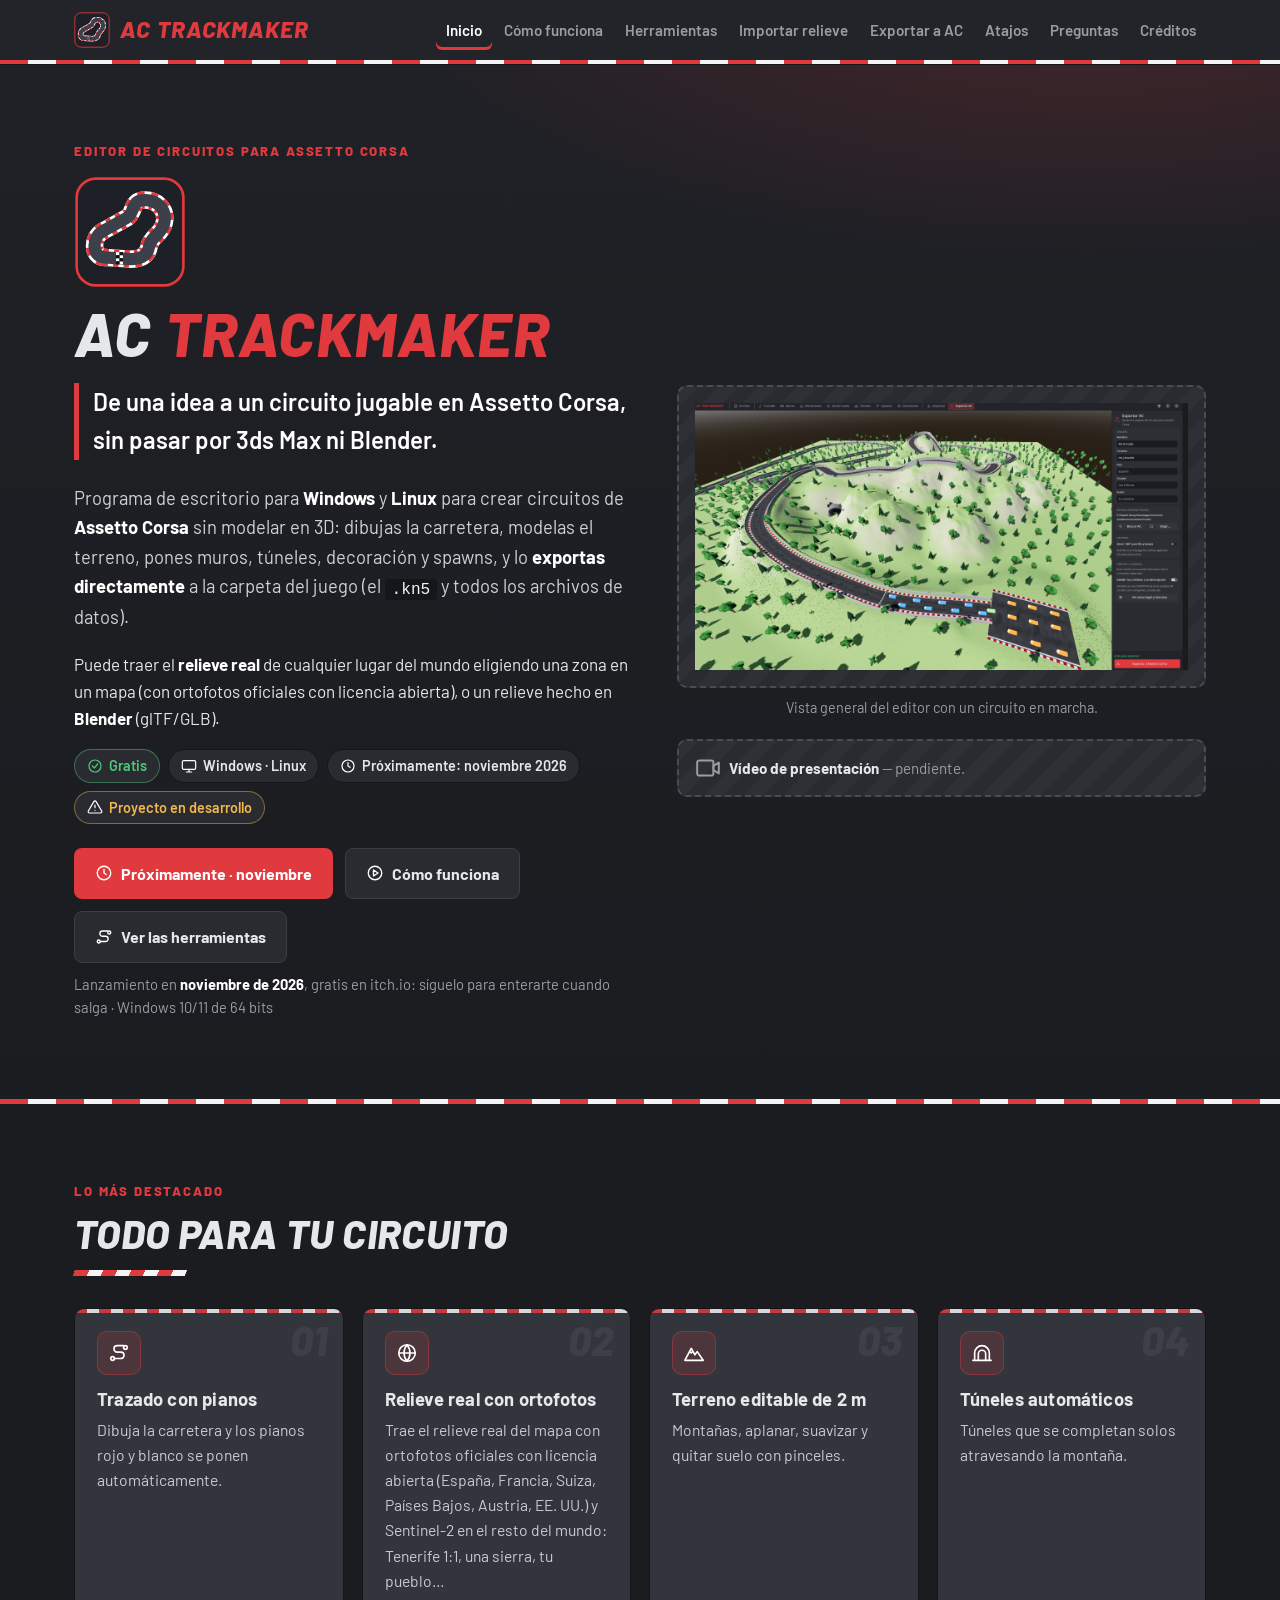
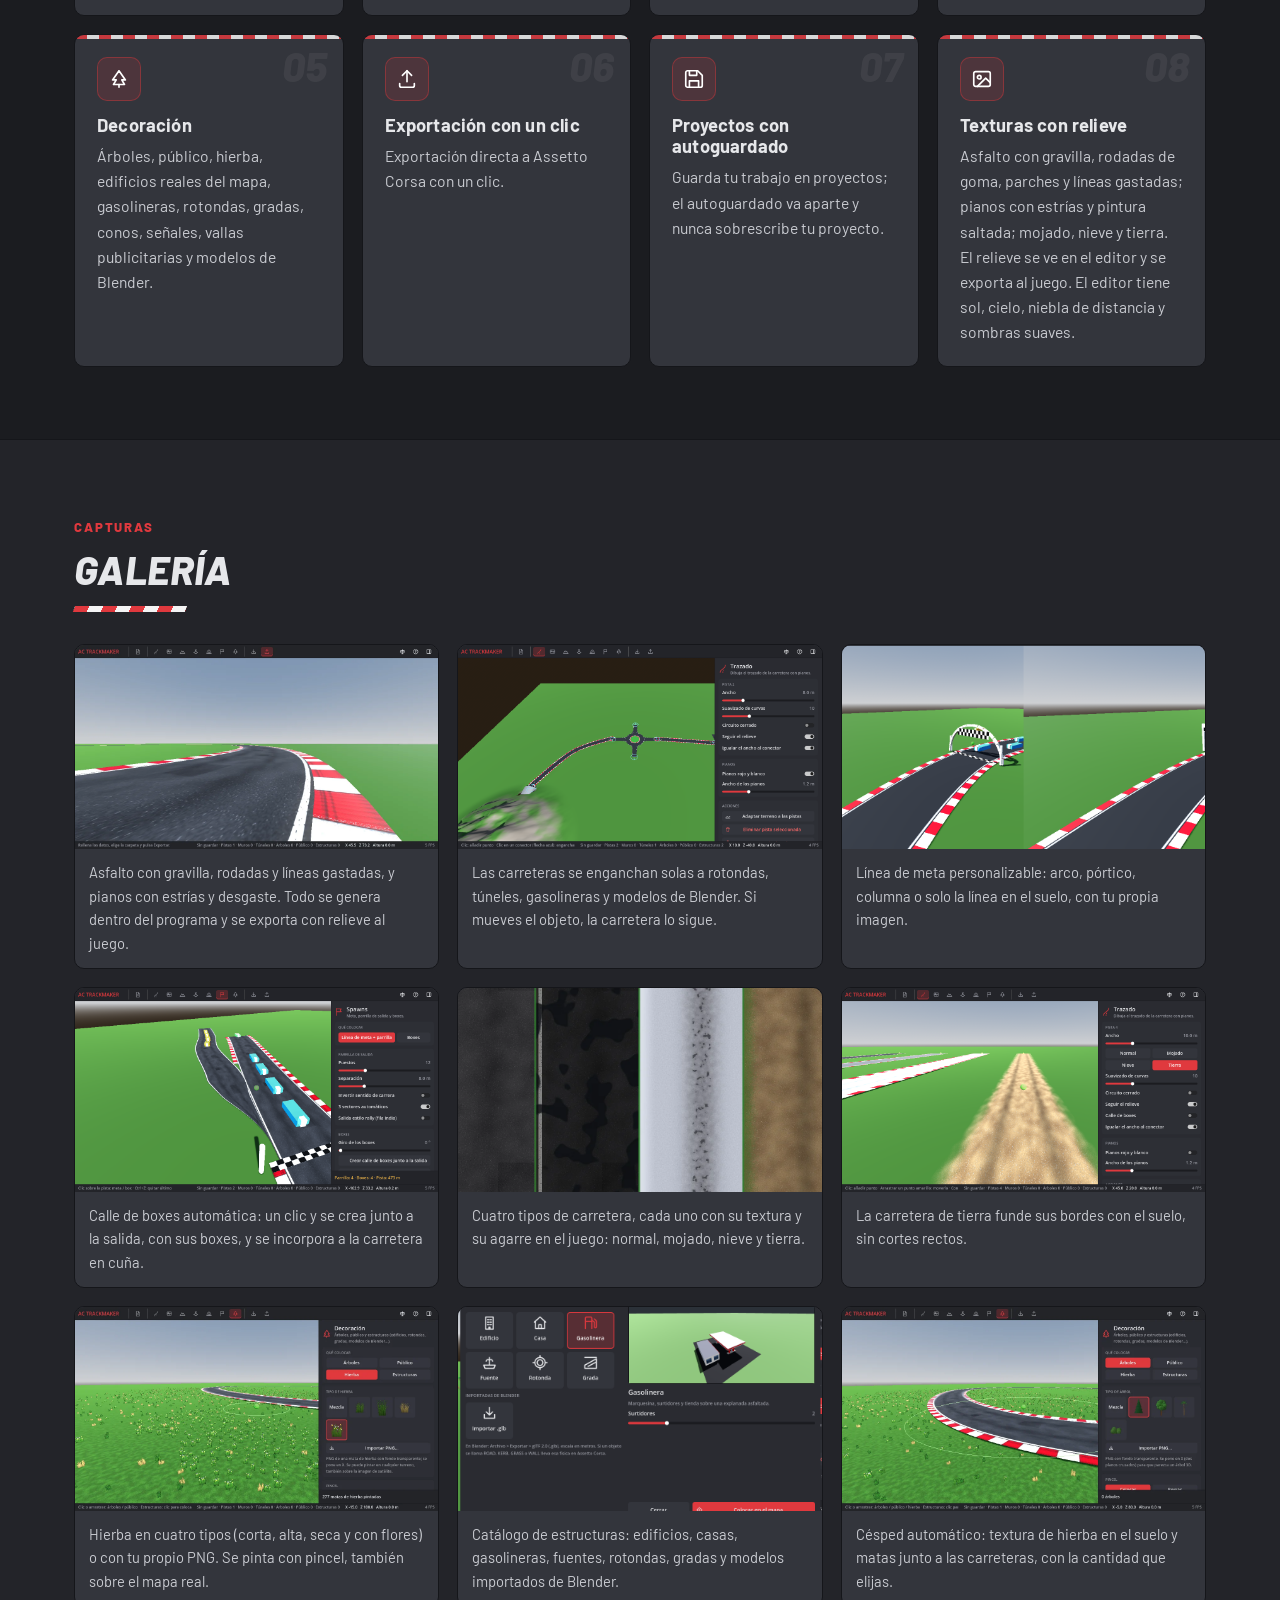
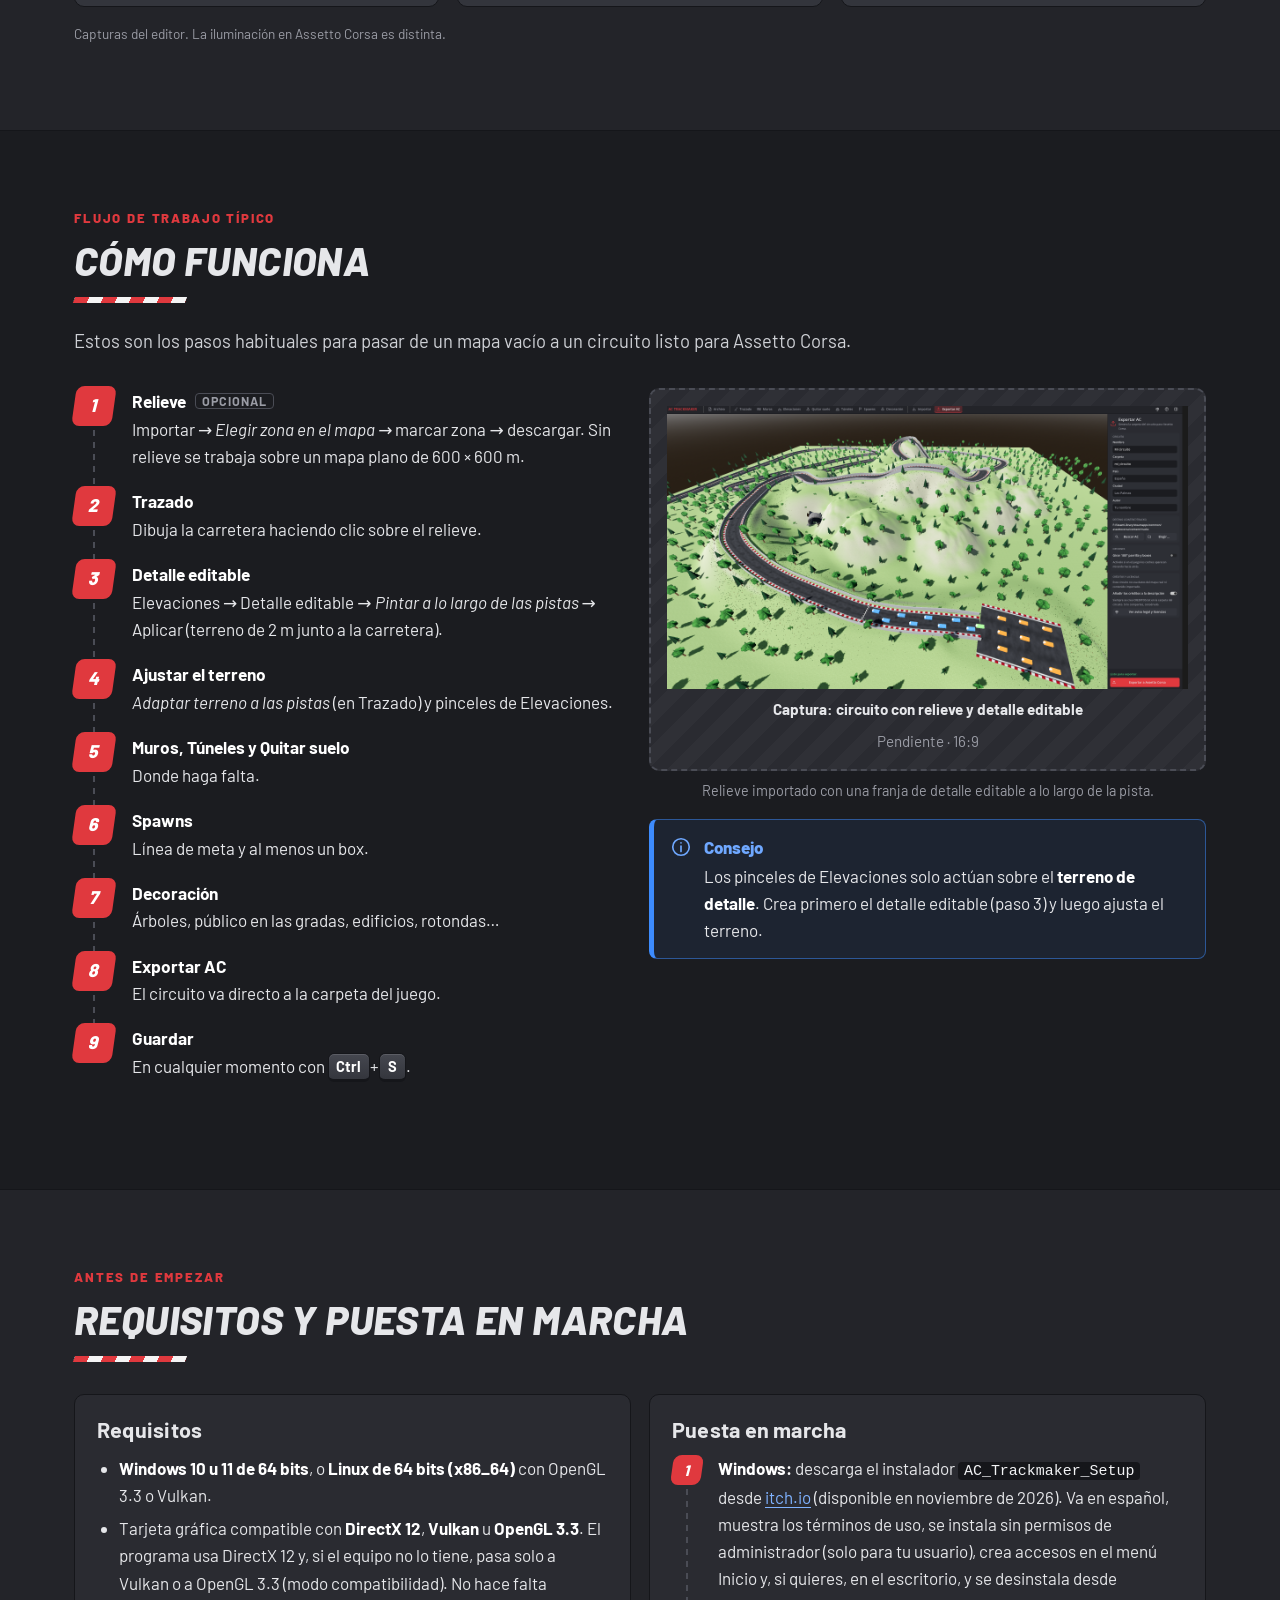
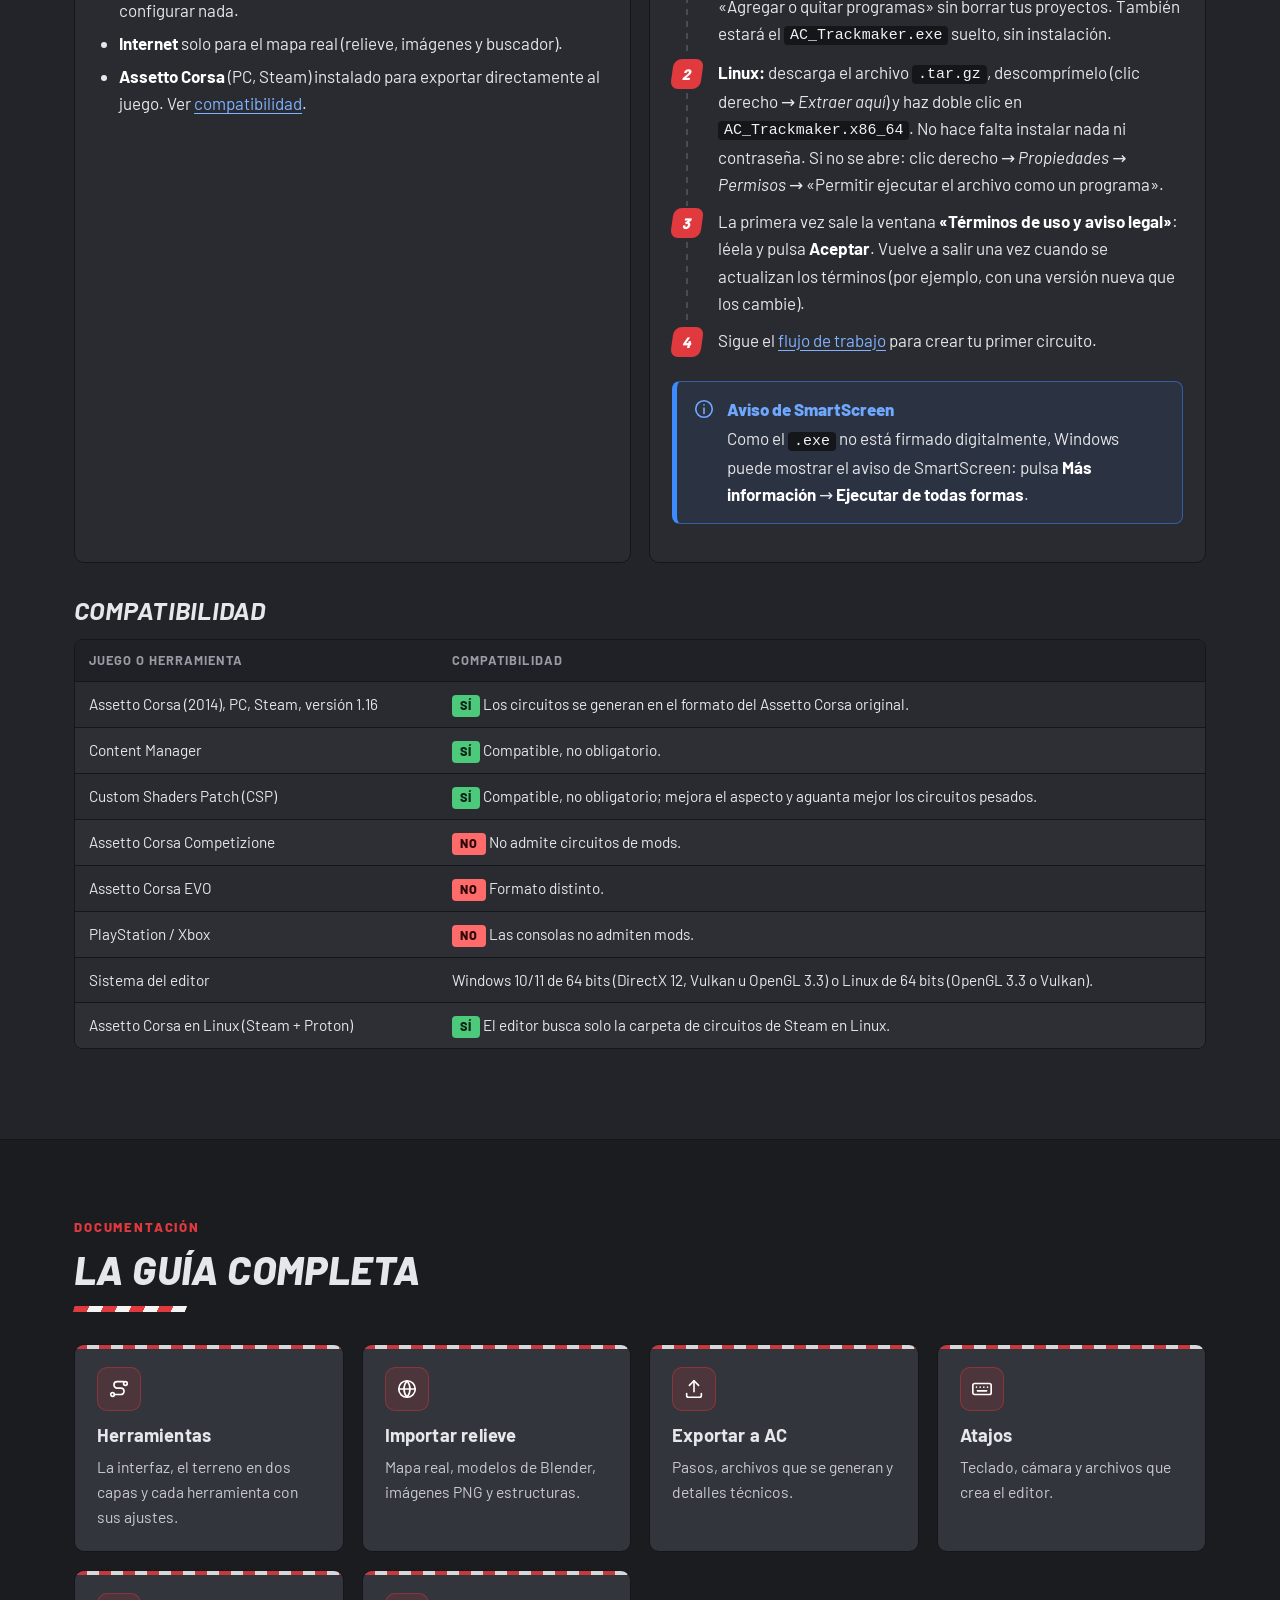
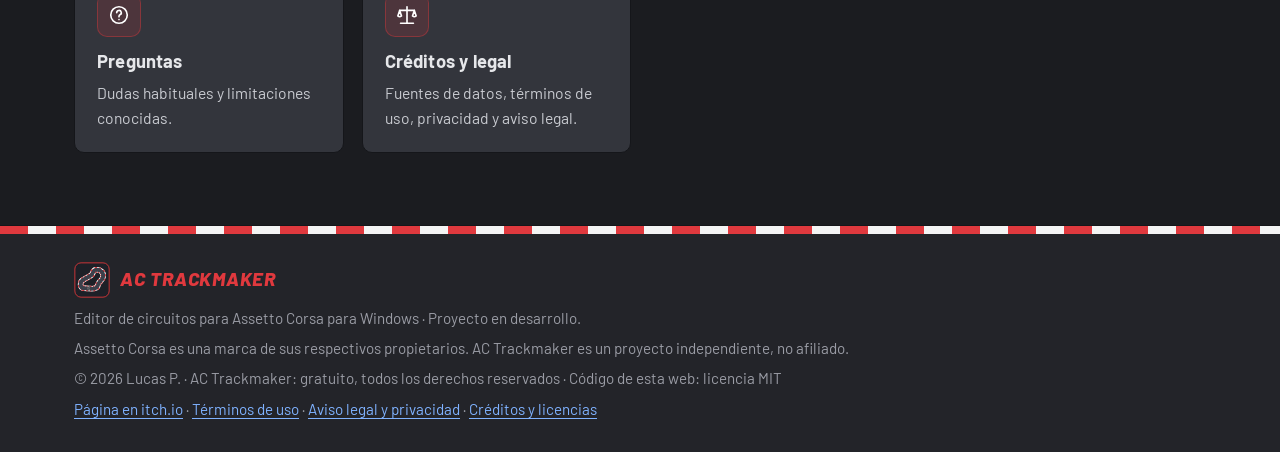
<file: docs/index.html>
<!DOCTYPE html>
<html lang="es">
<head>
  <meta charset="utf-8">
  <meta name="viewport" content="width=device-width, initial-scale=1">
  <title>AC Trackmaker — Editor de circuitos para Assetto Corsa</title>
  <meta name="description" content="AC Trackmaker: programa gratuito para Windows para crear circuitos de Assetto Corsa sin modelar en 3D y exportarlos directamente al juego.">
  <meta name="theme-color" content="#1d2027">
  <link rel="icon" href="favicon.ico" sizes="48x48">
  <link rel="icon" href="icon.svg" type="image/svg+xml">
  <link rel="icon" href="favicon-32.png" type="image/png" sizes="32x32">
  <link rel="icon" href="favicon-16.png" type="image/png" sizes="16x16">
  <link rel="apple-touch-icon" href="apple-touch-icon.png">
  <link rel="manifest" href="site.webmanifest">
  <link rel="stylesheet" href="styles.css">
</head>
<body>

<!-- Iconos de línea (trazo blanco) -->
<svg width="0" height="0" style="position:absolute" aria-hidden="true" focusable="false">
  <defs>
    <symbol id="i-file" viewBox="0 0 24 24"><path d="M14 3H7a2 2 0 0 0-2 2v14a2 2 0 0 0 2 2h10a2 2 0 0 0 2-2V8z"/><path d="M14 3v5h5"/><path d="M9 13h6M9 17h4"/></symbol>
    <symbol id="i-route" viewBox="0 0 24 24"><circle cx="5" cy="18" r="2"/><circle cx="19" cy="6" r="2"/><path d="M7 18h7a3.5 3.5 0 0 0 0-7H10a3.5 3.5 0 0 1 0-7h7"/></symbol>
    <symbol id="i-wall" viewBox="0 0 24 24"><rect x="3" y="5" width="18" height="14" rx="1"/><path d="M3 9.7h18M3 14.3h18M9 5v4.7M15 5v4.7M6 9.7v4.6M12 9.7v4.6M18 9.7v4.6M9 14.3V19M15 14.3V19"/></symbol>
    <symbol id="i-mountain" viewBox="0 0 24 24"><path d="M2 20 9 7l4 7 2.5-3.5L22 20z"/><path d="m7.2 10.3 1.8 1.7 1.6-1.5"/></symbol>
    <symbol id="i-hole" viewBox="0 0 24 24"><path d="M3 14h4M17 14h4"/><ellipse cx="12" cy="14" rx="5" ry="2.2"/><path d="M7 14c0 3.5 2.2 6 5 6s5-2.5 5-6"/><path d="M12 4v5M9.5 6.5 12 9l2.5-2.5"/></symbol>
    <symbol id="i-tunnel" viewBox="0 0 24 24"><path d="M2 20h20"/><path d="M4 20V12a8 8 0 0 1 16 0v8"/><path d="M8 20v-7a4 4 0 0 1 8 0v7"/></symbol>
    <symbol id="i-flag" viewBox="0 0 24 24"><path d="M5 21V4"/><path d="M5 4h13l-2.5 4.5L18 13H5"/><path d="M9.3 4v9M13.6 4v9"/></symbol>
    <symbol id="i-tree" viewBox="0 0 24 24"><path d="M12 3 5 13h4l-3 5h12l-3-5h4z"/><path d="M12 18v3"/></symbol>
    <symbol id="i-import" viewBox="0 0 24 24"><path d="M12 3v12"/><path d="m7 10 5 5 5-5"/><path d="M4 17v2a2 2 0 0 0 2 2h12a2 2 0 0 0 2-2v-2"/></symbol>
    <symbol id="i-export" viewBox="0 0 24 24"><path d="M12 15V3"/><path d="m7 8 5-5 5 5"/><path d="M4 17v2a2 2 0 0 0 2 2h12a2 2 0 0 0 2-2v-2"/></symbol>
    <symbol id="i-globe" viewBox="0 0 24 24"><circle cx="12" cy="12" r="9"/><path d="M3 12h18M12 3a14 14 0 0 1 0 18M12 3a14 14 0 0 0 0 18"/></symbol>
    <symbol id="i-cube" viewBox="0 0 24 24"><path d="m12 2 9 5v10l-9 5-9-5V7z"/><path d="m3 7 9 5 9-5M12 12v10"/></symbol>
    <symbol id="i-image" viewBox="0 0 24 24"><rect x="3" y="4" width="18" height="16" rx="2"/><circle cx="9" cy="10" r="2"/><path d="m21 16-5-5-9 9"/></symbol>
    <symbol id="i-video" viewBox="0 0 24 24"><rect x="2" y="5" width="15" height="14" rx="2"/><path d="m17 10 5-3v10l-5-3z"/></symbol>
    <symbol id="i-keyboard" viewBox="0 0 24 24"><rect x="2" y="6" width="20" height="12" rx="2"/><path d="M6 10h.01M10 10h.01M14 10h.01M18 10h.01M7 14h10"/></symbol>
    <symbol id="i-help" viewBox="0 0 24 24"><circle cx="12" cy="12" r="9"/><path d="M9.5 9.5a2.5 2.5 0 1 1 3.5 2.3c-.7.3-1 .9-1 1.7v.5M12 17h.01"/></symbol>
    <symbol id="i-save" viewBox="0 0 24 24"><path d="M5 3h11l5 5v11a2 2 0 0 1-2 2H5a2 2 0 0 1-2-2V5a2 2 0 0 1 2-2z"/><path d="M7 3v5h8V3M7 21v-7h10v7"/></symbol>
    <symbol id="i-clock" viewBox="0 0 24 24"><circle cx="12" cy="12" r="9"/><path d="M12 7v5l3 2"/></symbol>
    <symbol id="i-layers" viewBox="0 0 24 24"><path d="m12 3 10 5-10 5L2 8z"/><path d="m2 13 10 5 10-5"/></symbol>
    <symbol id="i-check" viewBox="0 0 24 24"><circle cx="12" cy="12" r="9"/><path d="m8 12 3 3 5-6"/></symbol>
    <symbol id="i-alert" viewBox="0 0 24 24"><path d="M10.3 3.9 2 18a2 2 0 0 0 1.7 3h16.6a2 2 0 0 0 1.7-3L13.7 3.9a2 2 0 0 0-3.4 0z"/><path d="M12 9v4M12 17h.01"/></symbol>
    <symbol id="i-info" viewBox="0 0 24 24"><circle cx="12" cy="12" r="9"/><path d="M12 11v6M12 7.5h.01"/></symbol>
    <symbol id="i-error" viewBox="0 0 24 24"><circle cx="12" cy="12" r="9"/><path d="m9 9 6 6M15 9l-6 6"/></symbol>
    <symbol id="i-up" viewBox="0 0 24 24"><path d="M12 19V5M5 12l7-7 7 7"/></symbol>
    <symbol id="i-menu" viewBox="0 0 24 24"><path d="M4 7h16M4 12h16M4 17h16"/></symbol>
    <symbol id="i-search" viewBox="0 0 24 24"><circle cx="11" cy="11" r="7"/><path d="m20 20-4-4"/></symbol>
    <symbol id="i-chevron" viewBox="0 0 24 24"><path d="m6 9 6 6 6-6"/></symbol>
    <symbol id="i-monitor" viewBox="0 0 24 24"><rect x="2" y="4" width="20" height="13" rx="2"/><path d="M8 21h8M12 17v4"/></symbol>
    <symbol id="i-play" viewBox="0 0 24 24"><circle cx="12" cy="12" r="9"/><path d="m10 8 6 4-6 4z"/></symbol>
    <symbol id="i-users" viewBox="0 0 24 24"><circle cx="9" cy="8" r="3"/><path d="M3 20v-1a5 5 0 0 1 5-5h2a5 5 0 0 1 5 5v1"/><circle cx="17" cy="9" r="2.5"/><path d="M17 14a4 4 0 0 1 4 4v2"/></symbol>
    <symbol id="i-building" viewBox="0 0 24 24"><path d="M4 21V5l8-2v18M12 8l8 2v11M2 21h20"/><path d="M7 8h2M7 12h2M7 16h2M15 13h2M15 17h2"/></symbol>
    <symbol id="i-folder" viewBox="0 0 24 24"><path d="M3 6a2 2 0 0 1 2-2h4l2 2h8a2 2 0 0 1 2 2v10a2 2 0 0 1-2 2H5a2 2 0 0 1-2-2z"/></symbol>
    <symbol id="i-satellite" viewBox="0 0 24 24"><path d="m7 7 4 4M4 10l3-3 3 3-3 3zM13 14l3-3 3 3-3 3z"/><path d="m10 10 4 4"/><path d="M15 21a6 6 0 0 0 6-6M15 18a3 3 0 0 0 3-3"/></symbol>
    <symbol id="i-shield" viewBox="0 0 24 24"><path d="M12 3 4 6v6c0 5 3.5 8 8 9 4.5-1 8-4 8-9V6z"/><path d="m9 12 2 2 4-4"/></symbol>
    <symbol id="i-scale" viewBox="0 0 24 24"><path d="M12 3v18M5 21h14M4 7h16"/><path d="m4 7-2 6a3 3 0 0 0 4 0zM20 7l-2 6a3 3 0 0 0 4 0z"/></symbol>
  </defs>
</svg>

<a class="skip-link" href="#contenido">Saltar al contenido</a>

<header class="site-header">
  <div class="header-inner">
    <a class="logo" href="index.html" aria-label="AC Trackmaker — ir al inicio"><img class="logo-icon" src="icon.svg" alt="" width="36" height="36">AC TRACKMAKER</a>
    <button class="nav-toggle" type="button" aria-expanded="false" aria-controls="menu-principal">
      <svg class="icon" aria-hidden="true"><use href="#i-menu"/></svg>
      <span>Menú</span>
    </button>
    <nav class="main-nav" id="menu-principal" aria-label="Menú principal">
      <ul>
        <li><a href="index.html" class="active" aria-current="page">Inicio</a></li>
        <li><a href="index.html#como-funciona">Cómo funciona</a></li>
        <li><a href="herramientas.html">Herramientas</a></li>
        <li><a href="importar.html">Importar relieve</a></li>
        <li><a href="exportar.html">Exportar a AC</a></li>
        <li><a href="atajos.html">Atajos</a></li>
        <li><a href="faq.html">Preguntas</a></li>
        <li><a href="legal.html">Créditos</a></li>
      </ul>
    </nav>
  </div>
  <div class="kerb" aria-hidden="true"></div>
</header>

<main id="contenido">
  <!-- =========================================================
       INICIO
       ========================================================= -->
  <section class="hero" id="inicio" aria-labelledby="titulo-inicio">
    <div class="container hero-grid">
      <div>
        <span class="eyebrow">Editor de circuitos para Assetto Corsa</span>
        <img class="hero-icon" src="icon.svg" alt="" width="112" height="112">
        <h1 id="titulo-inicio">AC <span>Trackmaker</span></h1>
        <p class="tagline">De una idea a un circuito jugable en Assetto Corsa, sin pasar por 3ds Max ni Blender.</p>
        <p class="lead">Programa de escritorio para <strong>Windows</strong> y <strong>Linux</strong> para crear circuitos de <strong>Assetto Corsa</strong> sin modelar en 3D: dibujas la carretera, modelas el terreno, pones muros, túneles, decoración y spawns, y lo <strong>exportas directamente</strong> a la carpeta del juego (el <code>.kn5</code> y todos los archivos de datos).</p>
        <p>Puede traer el <strong>relieve real</strong> de cualquier lugar del mundo eligiendo una zona en un mapa (con ortofotos oficiales con licencia abierta), o un relieve hecho en <strong>Blender</strong> (glTF/GLB).</p>
        <ul class="badges" aria-label="Datos del proyecto">
          <li class="badge badge--green"><svg class="icon" aria-hidden="true"><use href="#i-check"/></svg>Gratis</li>
          <li class="badge"><svg class="icon" aria-hidden="true"><use href="#i-monitor"/></svg>Windows · Linux</li>
          <li class="badge"><svg class="icon" aria-hidden="true"><use href="#i-clock"/></svg>Próximamente: noviembre 2026</li>
          <li class="badge badge--amber"><svg class="icon" aria-hidden="true"><use href="#i-alert"/></svg>Proyecto en desarrollo</li>
        </ul>
        <div class="btn-row">
          <a class="btn btn--primary" href="https://lklukaslk.itch.io/ac-trackmaker" target="_blank" rel="noopener"><svg class="icon" aria-hidden="true"><use href="#i-clock"/></svg>Próximamente · noviembre<span class="visually-hidden"> de 2026: sigue el proyecto en itch.io (se abre en una pestaña nueva)</span></a>
          <a class="btn btn--ghost" href="#como-funciona"><svg class="icon" aria-hidden="true"><use href="#i-play"/></svg>Cómo funciona</a>
          <a class="btn btn--ghost" href="herramientas.html#herramientas"><svg class="icon" aria-hidden="true"><use href="#i-route"/></svg>Ver las herramientas</a>
        </div>
        <p class="muted" style="margin-top:10px;font-size:0.92rem">Lanzamiento en <strong>noviembre de 2026</strong>, gratis en itch.io: síguelo para enterarte cuando salga · Windows 10/11 de 64 bits</p>
      </div>
      <div>
        <!-- PENDIENTE: captura principal del editor -->
        <figure class="shot">
          <div class="placeholder" role="img" aria-label="Marcador: captura principal del editor AC Trackmaker (pendiente)">
            <img src="imagenes/galeria/editor.png" alt="">
            
          </div>
          <figcaption>Vista general del editor con un circuito en marcha.</figcaption>
        </figure>
        <!-- PENDIENTE: vídeo de presentación -->
        <figure class="shot">
          <div class="placeholder placeholder--inline" role="img" aria-label="Marcador: vídeo de presentación (pendiente)">
            <svg class="icon" aria-hidden="true"><use href="#i-video"/></svg>
            <span><strong>Vídeo de presentación</strong> — pendiente.</span>
          </div>
        </figure>
      </div>
    </div>
  </section>

  <div class="kerb kerb--thin" aria-hidden="true"></div>

  <!-- Destacados -->
  <section class="section" id="destacados" aria-labelledby="titulo-destacados">
    <div class="container">
      <div class="section-head">
        <span class="eyebrow">Lo más destacado</span>
        <h2 id="titulo-destacados">Todo para tu circuito</h2>
      </div>
      <div class="grid grid--3">
        <article class="card feature">
          <span class="feature-num" aria-hidden="true">01</span>
          <div class="icon-box"><svg class="icon" aria-hidden="true"><use href="#i-route"/></svg></div>
          <h3>Trazado con pianos</h3>
          <p>Dibuja la carretera y los pianos rojo y blanco se ponen automáticamente.</p>
        </article>
        <article class="card feature">
          <span class="feature-num" aria-hidden="true">02</span>
          <div class="icon-box"><svg class="icon" aria-hidden="true"><use href="#i-globe"/></svg></div>
          <h3>Relieve real con ortofotos</h3>
          <p>Trae el relieve real del mapa con ortofotos oficiales con licencia abierta (España, Francia, Suiza, Países Bajos, Austria, EE. UU.) y Sentinel-2 en el resto del mundo: Tenerife 1:1, una sierra, tu pueblo…</p>
        </article>
        <article class="card feature">
          <span class="feature-num" aria-hidden="true">03</span>
          <div class="icon-box"><svg class="icon" aria-hidden="true"><use href="#i-mountain"/></svg></div>
          <h3>Terreno editable de 2 m</h3>
          <p>Montañas, aplanar, suavizar y quitar suelo con pinceles.</p>
        </article>
        <article class="card feature">
          <span class="feature-num" aria-hidden="true">04</span>
          <div class="icon-box"><svg class="icon" aria-hidden="true"><use href="#i-tunnel"/></svg></div>
          <h3>Túneles automáticos</h3>
          <p>Túneles que se completan solos atravesando la montaña.</p>
        </article>
        <article class="card feature">
          <span class="feature-num" aria-hidden="true">05</span>
          <div class="icon-box"><svg class="icon" aria-hidden="true"><use href="#i-tree"/></svg></div>
          <h3>Decoración</h3>
          <p>Árboles, público, hierba, edificios reales del mapa, gasolineras, rotondas, gradas, conos, señales, vallas publicitarias y modelos de Blender.</p>
        </article>
        <article class="card feature">
          <span class="feature-num" aria-hidden="true">06</span>
          <div class="icon-box"><svg class="icon" aria-hidden="true"><use href="#i-export"/></svg></div>
          <h3>Exportación con un clic</h3>
          <p>Exportación directa a Assetto Corsa con un clic.</p>
        </article>
        <article class="card feature">
          <span class="feature-num" aria-hidden="true">07</span>
          <div class="icon-box"><svg class="icon" aria-hidden="true"><use href="#i-save"/></svg></div>
          <h3>Proyectos con autoguardado</h3>
          <p>Guarda tu trabajo en proyectos; el autoguardado va aparte y nunca sobrescribe tu proyecto.</p>
        </article>
        <article class="card feature">
          <span class="feature-num" aria-hidden="true">08</span>
          <div class="icon-box"><svg class="icon" aria-hidden="true"><use href="#i-image"/></svg></div>
          <h3>Texturas con relieve</h3>
          <p>Asfalto con gravilla, rodadas de goma, parches y líneas gastadas; pianos con estrías y pintura saltada; mojado, nieve y tierra. El relieve se ve en el editor y se exporta al juego. El editor tiene sol, cielo, niebla de distancia y sombras suaves.</p>
        </article>
      </div>
    </div>
  </section>

  <!-- =========================================================
       CÓMO FUNCIONA
       ========================================================= -->
  <section class="section section--alt" id="galeria" aria-labelledby="titulo-galeria">
    <div class="container">
      <div class="section-head">
        <span class="eyebrow">Capturas</span>
        <h2 id="titulo-galeria">Galería</h2>
      </div>
      <div class="gallery">
        <figure class="gal-item">
          <button type="button" class="gal-open" data-full="imagenes/galeria/01_asfalto_y_pianos.webp" aria-label="Ampliar: Carretera con asfalto realista y pianos rojos y blancos en el editor">
            <picture><source srcset="imagenes/galeria/01_asfalto_y_pianos.webp" type="image/webp"><img src="imagenes/galeria/01_asfalto_y_pianos.png" alt="Carretera con asfalto realista y pianos rojos y blancos en el editor" loading="lazy"></picture>
          </button>
          <figcaption>Asfalto con gravilla, rodadas y líneas gastadas, y pianos con estrías y desgaste. Todo se genera dentro del programa y se exporta con relieve al juego.</figcaption>
        </figure>
        <figure class="gal-item">
          <button type="button" class="gal-open" data-full="imagenes/galeria/02_conectores_rotonda.png" aria-label="Ampliar: Rotonda con carreteras enganchadas a sus salidas">
            <picture><img src="imagenes/galeria/02_conectores_rotonda.png" alt="Rotonda con carreteras enganchadas a sus salidas" loading="lazy"></picture>
          </button>
          <figcaption>Las carreteras se enganchan solas a rotondas, túneles, gasolineras y modelos de Blender. Si mueves el objeto, la carretera lo sigue.</figcaption>
        </figure>
        <figure class="gal-item">
          <button type="button" class="gal-open" data-full="imagenes/galeria/03_linea_de_meta.png" aria-label="Ampliar: Línea de meta con arco y con pórtico a cuadros">
            <picture><img src="imagenes/galeria/03_linea_de_meta.png" alt="Línea de meta con arco y con pórtico a cuadros" loading="lazy"></picture>
          </button>
          <figcaption>Línea de meta personalizable: arco, pórtico, columna o solo la línea en el suelo, con tu propia imagen.</figcaption>
        </figure>
        <figure class="gal-item">
          <button type="button" class="gal-open" data-full="imagenes/galeria/04_calle_de_boxes.png" aria-label="Ampliar: Calle de boxes que se une a la carretera antes de la salida">
            <picture><img src="imagenes/galeria/04_calle_de_boxes.png" alt="Calle de boxes que se une a la carretera antes de la salida" loading="lazy"></picture>
          </button>
          <figcaption>Calle de boxes automática: un clic y se crea junto a la salida, con sus boxes, y se incorpora a la carretera en cuña.</figcaption>
        </figure>
        <figure class="gal-item">
          <button type="button" class="gal-open" data-full="imagenes/galeria/05_tipos_de_carretera.webp" aria-label="Ampliar: Texturas de asfalto, mojado, nieve y tierra">
            <picture><source srcset="imagenes/galeria/05_tipos_de_carretera.webp" type="image/webp"><img src="imagenes/galeria/05_tipos_de_carretera.png" alt="Texturas de asfalto, mojado, nieve y tierra" loading="lazy"></picture>
          </button>
          <figcaption>Cuatro tipos de carretera, cada uno con su textura y su agarre en el juego: normal, mojado, nieve y tierra.</figcaption>
        </figure>
        <figure class="gal-item">
          <button type="button" class="gal-open" data-full="imagenes/galeria/06_carretera_de_tierra.png" aria-label="Ampliar: Camino de tierra que se funde con la hierba">
            <picture><img src="imagenes/galeria/06_carretera_de_tierra.png" alt="Camino de tierra que se funde con la hierba" loading="lazy"></picture>
          </button>
          <figcaption>La carretera de tierra funde sus bordes con el suelo, sin cortes rectos.</figcaption>
        </figure>
        <figure class="gal-item">
          <button type="button" class="gal-open" data-full="imagenes/galeria/07_hierba.webp" aria-label="Ampliar: Matas de hierba pintadas junto a un circuito">
            <picture><source srcset="imagenes/galeria/07_hierba.webp" type="image/webp"><img src="imagenes/galeria/07_hierba.png" alt="Matas de hierba pintadas junto a un circuito" loading="lazy"></picture>
          </button>
          <figcaption>Hierba en cuatro tipos (corta, alta, seca y con flores) o con tu propio PNG. Se pinta con pincel, también sobre el mapa real.</figcaption>
        </figure>
        <figure class="gal-item">
          <button type="button" class="gal-open" data-full="imagenes/galeria/08_catalogo_estructuras.png" aria-label="Ampliar: Ventana del catálogo de estructuras con una gasolinera">
            <picture><img src="imagenes/galeria/08_catalogo_estructuras.png" alt="Ventana del catálogo de estructuras con una gasolinera" loading="lazy"></picture>
          </button>
          <figcaption>Catálogo de estructuras: edificios, casas, gasolineras, fuentes, rotondas, gradas y modelos importados de Blender.</figcaption>
        </figure>
        <figure class="gal-item">
          <button type="button" class="gal-open" data-full="imagenes/galeria/09_cesped_automatico.webp" aria-label="Ampliar: Terreno con césped y matas alrededor de la pista">
            <picture><source srcset="imagenes/galeria/09_cesped_automatico.webp" type="image/webp"><img src="imagenes/galeria/09_cesped_automatico.png" alt="Terreno con césped y matas alrededor de la pista" loading="lazy"></picture>
          </button>
          <figcaption>Césped automático: textura de hierba en el suelo y matas junto a las carreteras, con la cantidad que elijas.</figcaption>
        </figure>
      </div>
      <p class="muted gal-note">Capturas del editor. La iluminación en Assetto Corsa es distinta.</p>
    </div>
  </section>

  <dialog class="lightbox" id="lightbox" aria-label="Imagen ampliada">
    <img alt="">
    <p class="lb-cap"></p>
    <button type="button" class="lb-btn lb-prev" aria-label="Imagen anterior">‹</button>
    <button type="button" class="lb-btn lb-next" aria-label="Imagen siguiente">›</button>
    <button type="button" class="lb-btn lb-close" aria-label="Cerrar">×</button>
  </dialog>

  <section class="section" id="como-funciona" aria-labelledby="titulo-como">
    <div class="container">
      <div class="section-head">
        <span class="eyebrow">Flujo de trabajo típico</span>
        <h2 id="titulo-como">Cómo funciona</h2>
        <p class="lead">Estos son los pasos habituales para pasar de un mapa vacío a un circuito listo para Assetto Corsa.</p>
      </div>

      <div class="grid grid--2" style="align-items:start">
        <ol class="steps">
          <li><strong>Relieve <span class="step-optional">opcional</span></strong>
            Importar → <em>Elegir zona en el mapa</em> → marcar zona → descargar. Sin relieve se trabaja sobre un mapa plano de 600 × 600 m.</li>
          <li><strong>Trazado</strong>
            Dibuja la carretera haciendo clic sobre el relieve.</li>
          <li><strong>Detalle editable</strong>
            Elevaciones → Detalle editable → <em>Pintar a lo largo de las pistas</em> → Aplicar (terreno de 2 m junto a la carretera).</li>
          <li><strong>Ajustar el terreno</strong>
            <em>Adaptar terreno a las pistas</em> (en Trazado) y pinceles de Elevaciones.</li>
          <li><strong>Muros, Túneles y Quitar suelo</strong>
            Donde haga falta.</li>
          <li><strong>Spawns</strong>
            Línea de meta y al menos un box.</li>
          <li><strong>Decoración</strong>
            Árboles, público en las gradas, edificios, rotondas…</li>
          <li><strong>Exportar AC</strong>
            El circuito va directo a la carpeta del juego.</li>
          <li><strong>Guardar</strong>
            En cualquier momento con <kbd>Ctrl</kbd>+<kbd>S</kbd>.</li>
        </ol>

        <div>
          <!-- PENDIENTE: captura del flujo de trabajo -->
          <figure class="shot" style="margin-top:0">
            <div class="placeholder" role="img" aria-label="Marcador: captura de un circuito con relieve y detalle editable (pendiente)">
              <img src="imagenes/galeria/editor.png" alt="">
              <strong>Captura: circuito con relieve y detalle editable</strong>
              <span>Pendiente · 16:9</span>
            </div>
            <figcaption>Relieve importado con una franja de detalle editable a lo largo de la pista.</figcaption>
          </figure>
          <div class="callout callout--tip">
            <svg class="icon" aria-hidden="true"><use href="#i-info"/></svg>
            <div><span class="callout-title">Consejo</span>
              <p>Los pinceles de Elevaciones solo actúan sobre el <strong>terreno de detalle</strong>. Crea primero el detalle editable (paso 3) y luego ajusta el terreno.</p></div>
          </div>
        </div>
      </div>
    </div>
  </section>

  <!-- Requisitos -->
  <section class="section section--alt" id="requisitos" aria-labelledby="titulo-requisitos">
    <div class="container">
      <div class="section-head">
        <span class="eyebrow">Antes de empezar</span>
        <h2 id="titulo-requisitos">Requisitos y puesta en marcha</h2>
      </div>
      <div class="grid grid--2">
        <div class="panel">
          <h3>Requisitos</h3>
          <ul>
            <li><strong>Windows 10 u 11 de 64 bits</strong>, o <strong>Linux de 64 bits (x86_64)</strong> con OpenGL 3.3 o Vulkan.</li>
            <li>Tarjeta gráfica compatible con <strong>DirectX 12</strong>, <strong>Vulkan</strong> u <strong>OpenGL 3.3</strong>. El programa usa DirectX 12 y, si el equipo no lo tiene, pasa solo a Vulkan o a OpenGL 3.3 (modo compatibilidad). No hace falta configurar nada.</li>
            <li><strong>Internet</strong> solo para el mapa real (relieve, imágenes y buscador).</li>
            <li><strong>Assetto Corsa</strong> (PC, Steam) instalado para exportar directamente al juego. Ver <a href="#compatibilidad">compatibilidad</a>.</li>
          </ul>
        </div>
        <div class="panel">
          <h3>Puesta en marcha</h3>
          <ol class="steps steps--compact">
            <li><strong>Windows:</strong> descarga el instalador <code>AC_Trackmaker_Setup</code> desde <a href="https://lklukaslk.itch.io/ac-trackmaker" target="_blank" rel="noopener">itch.io</a> (disponible en noviembre de 2026). Va en español, muestra los términos de uso, se instala sin permisos de administrador (solo para tu usuario), crea accesos en el menú Inicio y, si quieres, en el escritorio, y se desinstala desde «Agregar o quitar programas» sin borrar tus proyectos. También estará el <code>AC_Trackmaker.exe</code> suelto, sin instalación.</li>
            <li><strong>Linux:</strong> descarga el archivo <code>.tar.gz</code>, descomprímelo (clic derecho → <em>Extraer aquí</em>) y haz doble clic en <code>AC_Trackmaker.x86_64</code>. No hace falta instalar nada ni contraseña. Si no se abre: clic derecho → <em>Propiedades</em> → <em>Permisos</em> → «Permitir ejecutar el archivo como un programa».</li>
            <li>La primera vez sale la ventana <strong>«Términos de uso y aviso legal»</strong>: léela y pulsa <strong>Aceptar</strong>. Vuelve a salir una vez cuando se actualizan los términos (por ejemplo, con una versión nueva que los cambie).</li>
            <li>Sigue el <a href="#como-funciona">flujo de trabajo</a> para crear tu primer circuito.</li>
          </ol>
          <div class="callout callout--tip">
            <svg class="icon" aria-hidden="true"><use href="#i-info"/></svg>
            <div><span class="callout-title">Aviso de SmartScreen</span>
              <p>Como el <code>.exe</code> no está firmado digitalmente, Windows puede mostrar el aviso de SmartScreen: pulsa <strong>Más información</strong> → <strong>Ejecutar de todas formas</strong>.</p></div>
          </div>
        </div>
      </div>

      <div id="compatibilidad" style="margin-top:32px">
        <h3 style="font-size:1.6rem;font-style:italic;text-transform:uppercase">Compatibilidad</h3>
        <div class="table-wrap">
          <table>
            <thead><tr><th scope="col">Juego o herramienta</th><th scope="col">Compatibilidad</th></tr></thead>
            <tbody>
              <tr><td>Assetto Corsa (2014), PC, Steam, versión 1.16</td><td><span class="tag tag--ok">SÍ</span> Los circuitos se generan en el formato del Assetto Corsa original.</td></tr>
              <tr><td>Content Manager</td><td><span class="tag tag--ok">SÍ</span> Compatible, no obligatorio.</td></tr>
              <tr><td>Custom Shaders Patch (CSP)</td><td><span class="tag tag--ok">SÍ</span> Compatible, no obligatorio; mejora el aspecto y aguanta mejor los circuitos pesados.</td></tr>
              <tr><td>Assetto Corsa Competizione</td><td><span class="tag tag--error">NO</span> No admite circuitos de mods.</td></tr>
              <tr><td>Assetto Corsa EVO</td><td><span class="tag tag--error">NO</span> Formato distinto.</td></tr>
              <tr><td>PlayStation / Xbox</td><td><span class="tag tag--error">NO</span> Las consolas no admiten mods.</td></tr>
              <tr><td>Sistema del editor</td><td>Windows 10/11 de 64 bits (DirectX 12, Vulkan u OpenGL 3.3) o Linux de 64 bits (OpenGL 3.3 o Vulkan).</td></tr>
              <tr><td>Assetto Corsa en Linux (Steam + Proton)</td><td><span class="tag tag--ok">SÍ</span> El editor busca solo la carpeta de circuitos de Steam en Linux.</td></tr>
            </tbody>
          </table>
        </div>
      </div>
    </div>
  </section>

  <section class="section" id="guia" aria-labelledby="titulo-guia">
    <div class="container">
      <div class="section-head">
        <span class="eyebrow">Documentación</span>
        <h2 id="titulo-guia">La guía completa</h2>
      </div>
      <div class="grid grid--3">
        <a class="card feature link-card" href="herramientas.html"><div class="icon-box"><svg class="icon" aria-hidden="true"><use href="#i-route"/></svg></div><h3>Herramientas</h3><p>La interfaz, el terreno en dos capas y cada herramienta con sus ajustes.</p></a>
        <a class="card feature link-card" href="importar.html"><div class="icon-box"><svg class="icon" aria-hidden="true"><use href="#i-globe"/></svg></div><h3>Importar relieve</h3><p>Mapa real, modelos de Blender, imágenes PNG y estructuras.</p></a>
        <a class="card feature link-card" href="exportar.html"><div class="icon-box"><svg class="icon" aria-hidden="true"><use href="#i-export"/></svg></div><h3>Exportar a AC</h3><p>Pasos, archivos que se generan y detalles técnicos.</p></a>
        <a class="card feature link-card" href="atajos.html"><div class="icon-box"><svg class="icon" aria-hidden="true"><use href="#i-keyboard"/></svg></div><h3>Atajos</h3><p>Teclado, cámara y archivos que crea el editor.</p></a>
        <a class="card feature link-card" href="faq.html"><div class="icon-box"><svg class="icon" aria-hidden="true"><use href="#i-help"/></svg></div><h3>Preguntas</h3><p>Dudas habituales y limitaciones conocidas.</p></a>
        <a class="card feature link-card" href="legal.html"><div class="icon-box"><svg class="icon" aria-hidden="true"><use href="#i-scale"/></svg></div><h3>Créditos y legal</h3><p>Fuentes de datos, términos de uso, privacidad y aviso legal.</p></a>
      </div>
    </div>
  </section>
</main>

<footer class="site-footer">
  <div class="kerb" aria-hidden="true"></div>
  <div class="container">
    <a class="logo" href="index.html"><img class="logo-icon" src="icon.svg" alt="" width="36" height="36">AC TRACKMAKER</a>
    <p>Editor de circuitos para Assetto Corsa para Windows · Proyecto en desarrollo.</p>
    <p>Assetto Corsa es una marca de sus respectivos propietarios. AC Trackmaker es un proyecto independiente, no afiliado.</p>
    <p>© 2026 Lucas P. · AC Trackmaker: gratuito, todos los derechos reservados · Código de esta web: licencia MIT</p>
    <p><a href="https://lklukaslk.itch.io/ac-trackmaker" target="_blank" rel="noopener">Página en itch.io</a> · <a href="legal.html#terminos">Términos de uso</a> · <a href="legal.html#legal">Aviso legal y privacidad</a> · <a href="legal.html#creditos">Créditos y licencias</a></p>
  </div>
</footer>

<button class="to-top" id="to-top" type="button" aria-label="Volver arriba">
  <svg class="icon" aria-hidden="true"><use href="#i-up"/></svg>
</button>

<script src="script.js"></script>
</body>
</html>
</file>
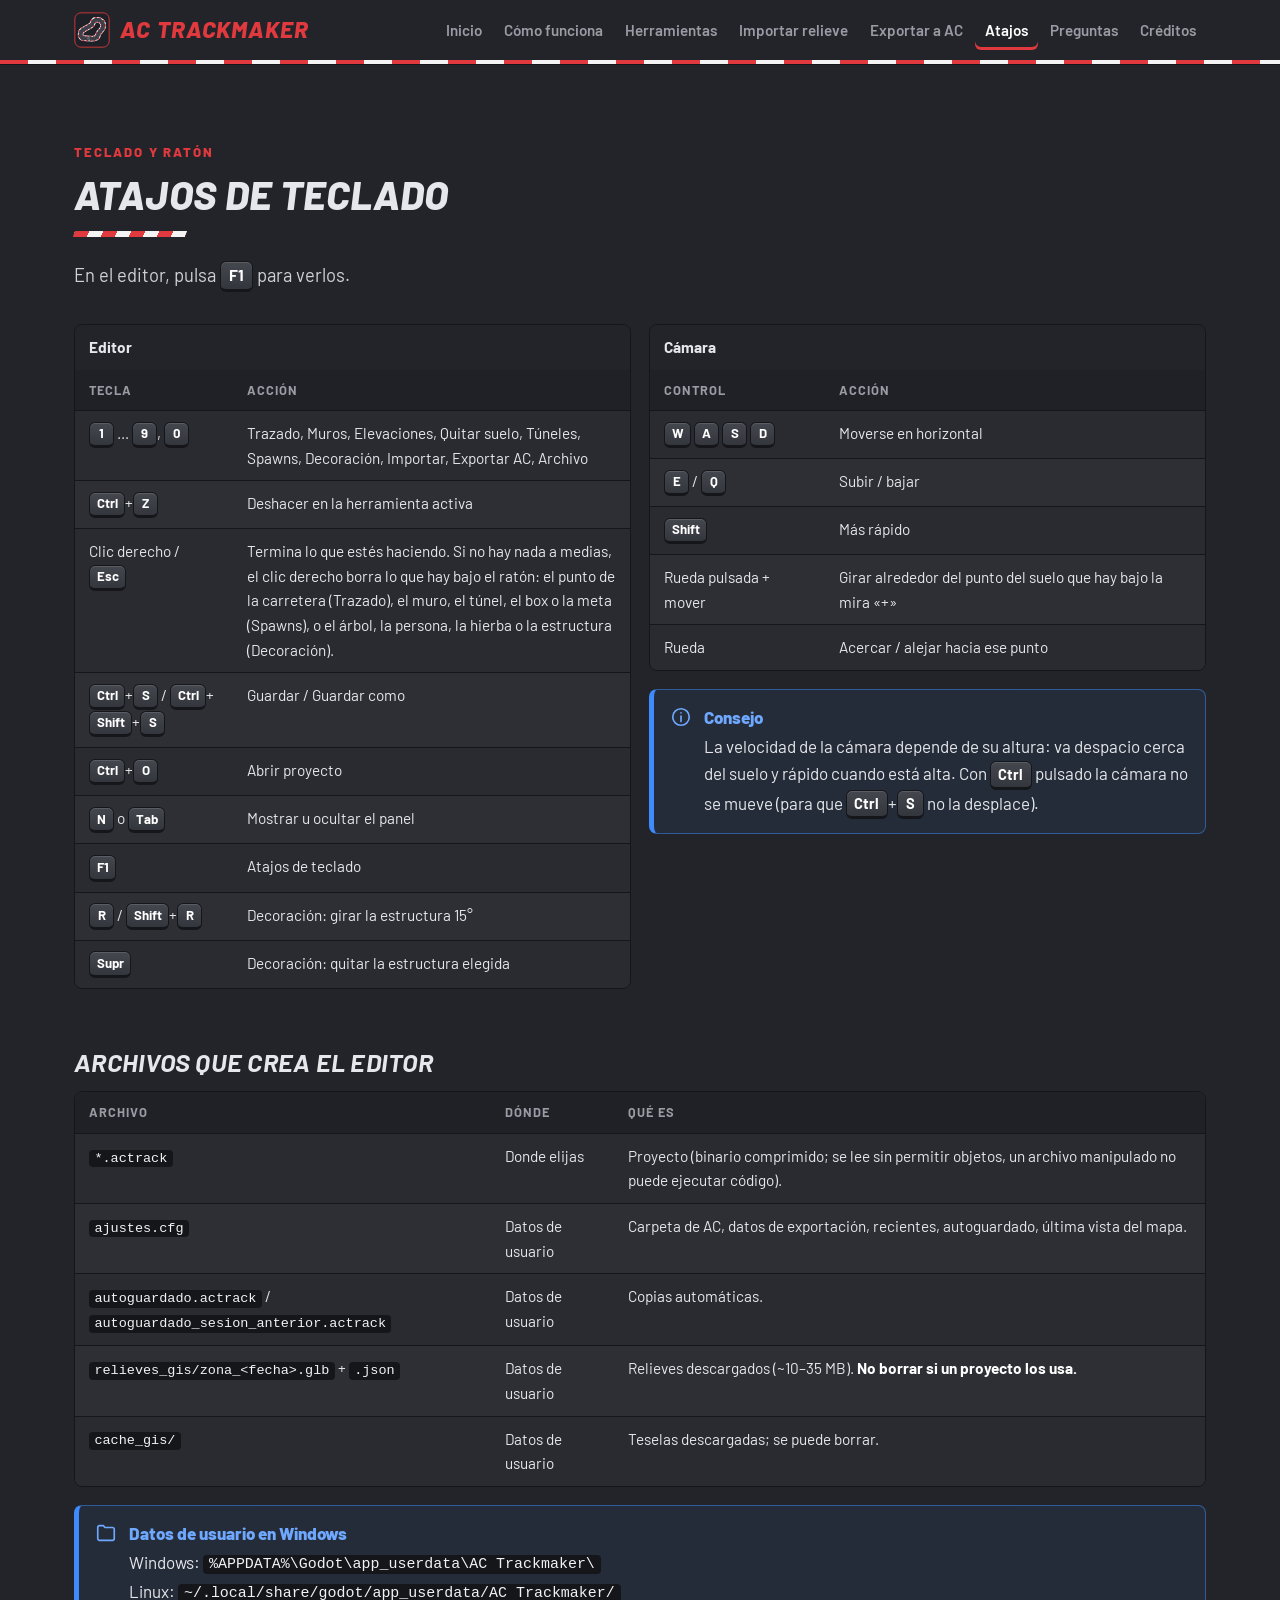
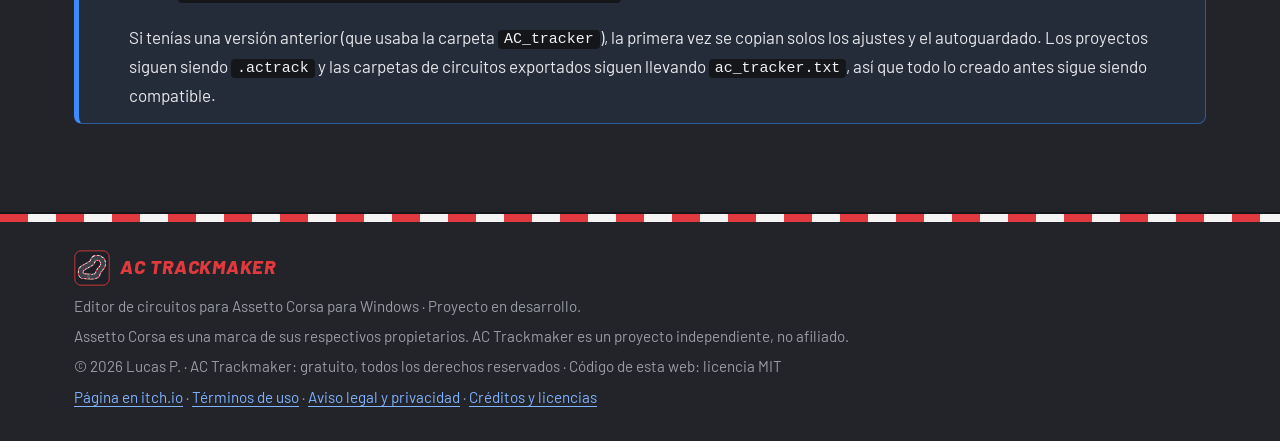
<file: docs/atajos.html>
<!DOCTYPE html>
<html lang="es">
<head>
  <meta charset="utf-8">
  <meta name="viewport" content="width=device-width, initial-scale=1">
  <title>Atajos de teclado — AC Trackmaker</title>
  <meta name="description" content="Atajos de teclado, controles de cámara y archivos que crea AC Trackmaker.">
  <meta name="theme-color" content="#1d2027">
  <link rel="icon" href="favicon.ico" sizes="48x48">
  <link rel="icon" href="icon.svg" type="image/svg+xml">
  <link rel="icon" href="favicon-32.png" type="image/png" sizes="32x32">
  <link rel="icon" href="favicon-16.png" type="image/png" sizes="16x16">
  <link rel="apple-touch-icon" href="apple-touch-icon.png">
  <link rel="manifest" href="site.webmanifest">
  <link rel="stylesheet" href="styles.css">
</head>
<body>

<!-- Iconos de línea (trazo blanco) -->
<svg width="0" height="0" style="position:absolute" aria-hidden="true" focusable="false">
  <defs>
    <symbol id="i-file" viewBox="0 0 24 24"><path d="M14 3H7a2 2 0 0 0-2 2v14a2 2 0 0 0 2 2h10a2 2 0 0 0 2-2V8z"/><path d="M14 3v5h5"/><path d="M9 13h6M9 17h4"/></symbol>
    <symbol id="i-route" viewBox="0 0 24 24"><circle cx="5" cy="18" r="2"/><circle cx="19" cy="6" r="2"/><path d="M7 18h7a3.5 3.5 0 0 0 0-7H10a3.5 3.5 0 0 1 0-7h7"/></symbol>
    <symbol id="i-wall" viewBox="0 0 24 24"><rect x="3" y="5" width="18" height="14" rx="1"/><path d="M3 9.7h18M3 14.3h18M9 5v4.7M15 5v4.7M6 9.7v4.6M12 9.7v4.6M18 9.7v4.6M9 14.3V19M15 14.3V19"/></symbol>
    <symbol id="i-mountain" viewBox="0 0 24 24"><path d="M2 20 9 7l4 7 2.5-3.5L22 20z"/><path d="m7.2 10.3 1.8 1.7 1.6-1.5"/></symbol>
    <symbol id="i-hole" viewBox="0 0 24 24"><path d="M3 14h4M17 14h4"/><ellipse cx="12" cy="14" rx="5" ry="2.2"/><path d="M7 14c0 3.5 2.2 6 5 6s5-2.5 5-6"/><path d="M12 4v5M9.5 6.5 12 9l2.5-2.5"/></symbol>
    <symbol id="i-tunnel" viewBox="0 0 24 24"><path d="M2 20h20"/><path d="M4 20V12a8 8 0 0 1 16 0v8"/><path d="M8 20v-7a4 4 0 0 1 8 0v7"/></symbol>
    <symbol id="i-flag" viewBox="0 0 24 24"><path d="M5 21V4"/><path d="M5 4h13l-2.5 4.5L18 13H5"/><path d="M9.3 4v9M13.6 4v9"/></symbol>
    <symbol id="i-tree" viewBox="0 0 24 24"><path d="M12 3 5 13h4l-3 5h12l-3-5h4z"/><path d="M12 18v3"/></symbol>
    <symbol id="i-import" viewBox="0 0 24 24"><path d="M12 3v12"/><path d="m7 10 5 5 5-5"/><path d="M4 17v2a2 2 0 0 0 2 2h12a2 2 0 0 0 2-2v-2"/></symbol>
    <symbol id="i-export" viewBox="0 0 24 24"><path d="M12 15V3"/><path d="m7 8 5-5 5 5"/><path d="M4 17v2a2 2 0 0 0 2 2h12a2 2 0 0 0 2-2v-2"/></symbol>
    <symbol id="i-globe" viewBox="0 0 24 24"><circle cx="12" cy="12" r="9"/><path d="M3 12h18M12 3a14 14 0 0 1 0 18M12 3a14 14 0 0 0 0 18"/></symbol>
    <symbol id="i-cube" viewBox="0 0 24 24"><path d="m12 2 9 5v10l-9 5-9-5V7z"/><path d="m3 7 9 5 9-5M12 12v10"/></symbol>
    <symbol id="i-image" viewBox="0 0 24 24"><rect x="3" y="4" width="18" height="16" rx="2"/><circle cx="9" cy="10" r="2"/><path d="m21 16-5-5-9 9"/></symbol>
    <symbol id="i-video" viewBox="0 0 24 24"><rect x="2" y="5" width="15" height="14" rx="2"/><path d="m17 10 5-3v10l-5-3z"/></symbol>
    <symbol id="i-keyboard" viewBox="0 0 24 24"><rect x="2" y="6" width="20" height="12" rx="2"/><path d="M6 10h.01M10 10h.01M14 10h.01M18 10h.01M7 14h10"/></symbol>
    <symbol id="i-help" viewBox="0 0 24 24"><circle cx="12" cy="12" r="9"/><path d="M9.5 9.5a2.5 2.5 0 1 1 3.5 2.3c-.7.3-1 .9-1 1.7v.5M12 17h.01"/></symbol>
    <symbol id="i-save" viewBox="0 0 24 24"><path d="M5 3h11l5 5v11a2 2 0 0 1-2 2H5a2 2 0 0 1-2-2V5a2 2 0 0 1 2-2z"/><path d="M7 3v5h8V3M7 21v-7h10v7"/></symbol>
    <symbol id="i-clock" viewBox="0 0 24 24"><circle cx="12" cy="12" r="9"/><path d="M12 7v5l3 2"/></symbol>
    <symbol id="i-layers" viewBox="0 0 24 24"><path d="m12 3 10 5-10 5L2 8z"/><path d="m2 13 10 5 10-5"/></symbol>
    <symbol id="i-check" viewBox="0 0 24 24"><circle cx="12" cy="12" r="9"/><path d="m8 12 3 3 5-6"/></symbol>
    <symbol id="i-alert" viewBox="0 0 24 24"><path d="M10.3 3.9 2 18a2 2 0 0 0 1.7 3h16.6a2 2 0 0 0 1.7-3L13.7 3.9a2 2 0 0 0-3.4 0z"/><path d="M12 9v4M12 17h.01"/></symbol>
    <symbol id="i-info" viewBox="0 0 24 24"><circle cx="12" cy="12" r="9"/><path d="M12 11v6M12 7.5h.01"/></symbol>
    <symbol id="i-error" viewBox="0 0 24 24"><circle cx="12" cy="12" r="9"/><path d="m9 9 6 6M15 9l-6 6"/></symbol>
    <symbol id="i-up" viewBox="0 0 24 24"><path d="M12 19V5M5 12l7-7 7 7"/></symbol>
    <symbol id="i-menu" viewBox="0 0 24 24"><path d="M4 7h16M4 12h16M4 17h16"/></symbol>
    <symbol id="i-search" viewBox="0 0 24 24"><circle cx="11" cy="11" r="7"/><path d="m20 20-4-4"/></symbol>
    <symbol id="i-chevron" viewBox="0 0 24 24"><path d="m6 9 6 6 6-6"/></symbol>
    <symbol id="i-monitor" viewBox="0 0 24 24"><rect x="2" y="4" width="20" height="13" rx="2"/><path d="M8 21h8M12 17v4"/></symbol>
    <symbol id="i-play" viewBox="0 0 24 24"><circle cx="12" cy="12" r="9"/><path d="m10 8 6 4-6 4z"/></symbol>
    <symbol id="i-users" viewBox="0 0 24 24"><circle cx="9" cy="8" r="3"/><path d="M3 20v-1a5 5 0 0 1 5-5h2a5 5 0 0 1 5 5v1"/><circle cx="17" cy="9" r="2.5"/><path d="M17 14a4 4 0 0 1 4 4v2"/></symbol>
    <symbol id="i-building" viewBox="0 0 24 24"><path d="M4 21V5l8-2v18M12 8l8 2v11M2 21h20"/><path d="M7 8h2M7 12h2M7 16h2M15 13h2M15 17h2"/></symbol>
    <symbol id="i-folder" viewBox="0 0 24 24"><path d="M3 6a2 2 0 0 1 2-2h4l2 2h8a2 2 0 0 1 2 2v10a2 2 0 0 1-2 2H5a2 2 0 0 1-2-2z"/></symbol>
    <symbol id="i-satellite" viewBox="0 0 24 24"><path d="m7 7 4 4M4 10l3-3 3 3-3 3zM13 14l3-3 3 3-3 3z"/><path d="m10 10 4 4"/><path d="M15 21a6 6 0 0 0 6-6M15 18a3 3 0 0 0 3-3"/></symbol>
    <symbol id="i-shield" viewBox="0 0 24 24"><path d="M12 3 4 6v6c0 5 3.5 8 8 9 4.5-1 8-4 8-9V6z"/><path d="m9 12 2 2 4-4"/></symbol>
    <symbol id="i-scale" viewBox="0 0 24 24"><path d="M12 3v18M5 21h14M4 7h16"/><path d="m4 7-2 6a3 3 0 0 0 4 0zM20 7l-2 6a3 3 0 0 0 4 0z"/></symbol>
  </defs>
</svg>

<a class="skip-link" href="#contenido">Saltar al contenido</a>

<header class="site-header">
  <div class="header-inner">
    <a class="logo" href="index.html" aria-label="AC Trackmaker — ir al inicio"><img class="logo-icon" src="icon.svg" alt="" width="36" height="36">AC TRACKMAKER</a>
    <button class="nav-toggle" type="button" aria-expanded="false" aria-controls="menu-principal">
      <svg class="icon" aria-hidden="true"><use href="#i-menu"/></svg>
      <span>Menú</span>
    </button>
    <nav class="main-nav" id="menu-principal" aria-label="Menú principal">
      <ul>
        <li><a href="index.html">Inicio</a></li>
        <li><a href="index.html#como-funciona">Cómo funciona</a></li>
        <li><a href="herramientas.html">Herramientas</a></li>
        <li><a href="importar.html">Importar relieve</a></li>
        <li><a href="exportar.html">Exportar a AC</a></li>
        <li><a href="atajos.html" class="active" aria-current="page">Atajos</a></li>
        <li><a href="faq.html">Preguntas</a></li>
        <li><a href="legal.html">Créditos</a></li>
      </ul>
    </nav>
  </div>
  <div class="kerb" aria-hidden="true"></div>
</header>

<main id="contenido">
  <!-- =========================================================
       ATAJOS
       ========================================================= -->
  <section class="section section--alt" id="atajos" aria-labelledby="titulo-atajos">
    <div class="container">
      <div class="section-head">
        <span class="eyebrow">Teclado y ratón</span>
        <h2 id="titulo-atajos">Atajos de teclado</h2>
        <p class="lead">En el editor, pulsa <kbd>F1</kbd> para verlos.</p>
      </div>
      <div class="grid grid--2" style="align-items:start">
        <div class="table-wrap" style="margin-top:0">
          <table>
            <caption>Editor</caption>
            <thead><tr><th scope="col">Tecla</th><th scope="col">Acción</th></tr></thead>
            <tbody>
              <tr><td class="nowrap"><kbd>1</kbd> … <kbd>9</kbd>, <kbd>0</kbd></td><td>Trazado, Muros, Elevaciones, Quitar suelo, Túneles, Spawns, Decoración, Importar, Exportar AC, Archivo</td></tr>
              <tr><td class="nowrap"><kbd>Ctrl</kbd>+<kbd>Z</kbd></td><td>Deshacer en la herramienta activa</td></tr>
              <tr><td>Clic derecho / <kbd>Esc</kbd></td><td>Termina lo que estés haciendo. Si no hay nada a medias, el clic derecho borra lo que hay bajo el ratón: el punto de la carretera (Trazado), el muro, el túnel, el box o la meta (Spawns), o el árbol, la persona, la hierba o la estructura (Decoración).</td></tr>
              <tr><td><kbd>Ctrl</kbd>+<kbd>S</kbd> / <kbd>Ctrl</kbd>+<kbd>Shift</kbd>+<kbd>S</kbd></td><td>Guardar / Guardar como</td></tr>
              <tr><td class="nowrap"><kbd>Ctrl</kbd>+<kbd>O</kbd></td><td>Abrir proyecto</td></tr>
              <tr><td class="nowrap"><kbd>N</kbd> o <kbd>Tab</kbd></td><td>Mostrar u ocultar el panel</td></tr>
              <tr><td class="nowrap"><kbd>F1</kbd></td><td>Atajos de teclado</td></tr>
              <tr><td class="nowrap"><kbd>R</kbd> / <kbd>Shift</kbd>+<kbd>R</kbd></td><td>Decoración: girar la estructura 15°</td></tr>
              <tr><td class="nowrap"><kbd>Supr</kbd></td><td>Decoración: quitar la estructura elegida</td></tr>
            </tbody>
          </table>
        </div>
        <div>
          <div class="table-wrap" style="margin-top:0">
            <table>
              <caption>Cámara</caption>
              <thead><tr><th scope="col">Control</th><th scope="col">Acción</th></tr></thead>
              <tbody>
                <tr><td class="nowrap"><kbd>W</kbd> <kbd>A</kbd> <kbd>S</kbd> <kbd>D</kbd></td><td>Moverse en horizontal</td></tr>
                <tr><td class="nowrap"><kbd>E</kbd> / <kbd>Q</kbd></td><td>Subir / bajar</td></tr>
                <tr><td class="nowrap"><kbd>Shift</kbd></td><td>Más rápido</td></tr>
                <tr><td>Rueda pulsada + mover</td><td>Girar alrededor del punto del suelo que hay bajo la mira «+»</td></tr>
                <tr><td>Rueda</td><td>Acercar / alejar hacia ese punto</td></tr>
              </tbody>
            </table>
          </div>
          <div class="callout callout--tip">
            <svg class="icon" aria-hidden="true"><use href="#i-info"/></svg>
            <div><span class="callout-title">Consejo</span>
              <p>La velocidad de la cámara depende de su altura: va despacio cerca del suelo y rápido cuando está alta. Con <kbd>Ctrl</kbd> pulsado la cámara no se mueve (para que <kbd>Ctrl</kbd>+<kbd>S</kbd> no la desplace).</p></div>
          </div>
        </div>
      </div>

      <!-- Archivos del editor -->
      <div id="archivos" style="margin-top:40px">
        <h3 style="font-size:1.6rem;font-style:italic;text-transform:uppercase">Archivos que crea el editor</h3>
        <div class="table-wrap">
          <table>
            <thead><tr><th scope="col">Archivo</th><th scope="col">Dónde</th><th scope="col">Qué es</th></tr></thead>
            <tbody>
              <tr><td><code>*.actrack</code></td><td>Donde elijas</td><td>Proyecto (binario comprimido; se lee sin permitir objetos, un archivo manipulado no puede ejecutar código).</td></tr>
              <tr><td><code>ajustes.cfg</code></td><td>Datos de usuario</td><td>Carpeta de AC, datos de exportación, recientes, autoguardado, última vista del mapa.</td></tr>
              <tr><td><code>autoguardado.actrack</code> / <code>autoguardado_sesion_anterior.actrack</code></td><td>Datos de usuario</td><td>Copias automáticas.</td></tr>
              <tr><td><code>relieves_gis/zona_&lt;fecha&gt;.glb</code> + <code>.json</code></td><td>Datos de usuario</td><td>Relieves descargados (~10–35 MB). <strong>No borrar si un proyecto los usa.</strong></td></tr>
              <tr><td><code>cache_gis/</code></td><td>Datos de usuario</td><td>Teselas descargadas; se puede borrar.</td></tr>
            </tbody>
          </table>
        </div>
        <div class="callout callout--tip">
          <svg class="icon" aria-hidden="true"><use href="#i-folder"/></svg>
          <div><span class="callout-title">Datos de usuario en Windows</span>
            <p>Windows: <code>%APPDATA%\Godot\app_userdata\AC Trackmaker\</code><br>Linux: <code>~/.local/share/godot/app_userdata/AC Trackmaker/</code></p><p>Si tenías una versión anterior (que usaba la carpeta <code>AC_tracker</code>), la primera vez se copian solos los ajustes y el autoguardado. Los proyectos siguen siendo <code>.actrack</code> y las carpetas de circuitos exportados siguen llevando <code>ac_tracker.txt</code>, así que todo lo creado antes sigue siendo compatible.</p></div>
        </div>
      </div>
    </div>
  </section>
</main>

<footer class="site-footer">
  <div class="kerb" aria-hidden="true"></div>
  <div class="container">
    <a class="logo" href="index.html"><img class="logo-icon" src="icon.svg" alt="" width="36" height="36">AC TRACKMAKER</a>
    <p>Editor de circuitos para Assetto Corsa para Windows · Proyecto en desarrollo.</p>
    <p>Assetto Corsa es una marca de sus respectivos propietarios. AC Trackmaker es un proyecto independiente, no afiliado.</p>
    <p>© 2026 Lucas P. · AC Trackmaker: gratuito, todos los derechos reservados · Código de esta web: licencia MIT</p>
    <p><a href="https://lklukaslk.itch.io/ac-trackmaker" target="_blank" rel="noopener">Página en itch.io</a> · <a href="legal.html#terminos">Términos de uso</a> · <a href="legal.html#legal">Aviso legal y privacidad</a> · <a href="legal.html#creditos">Créditos y licencias</a></p>
  </div>
</footer>

<button class="to-top" id="to-top" type="button" aria-label="Volver arriba">
  <svg class="icon" aria-hidden="true"><use href="#i-up"/></svg>
</button>

<script src="script.js"></script>
</body>
</html>
</file>
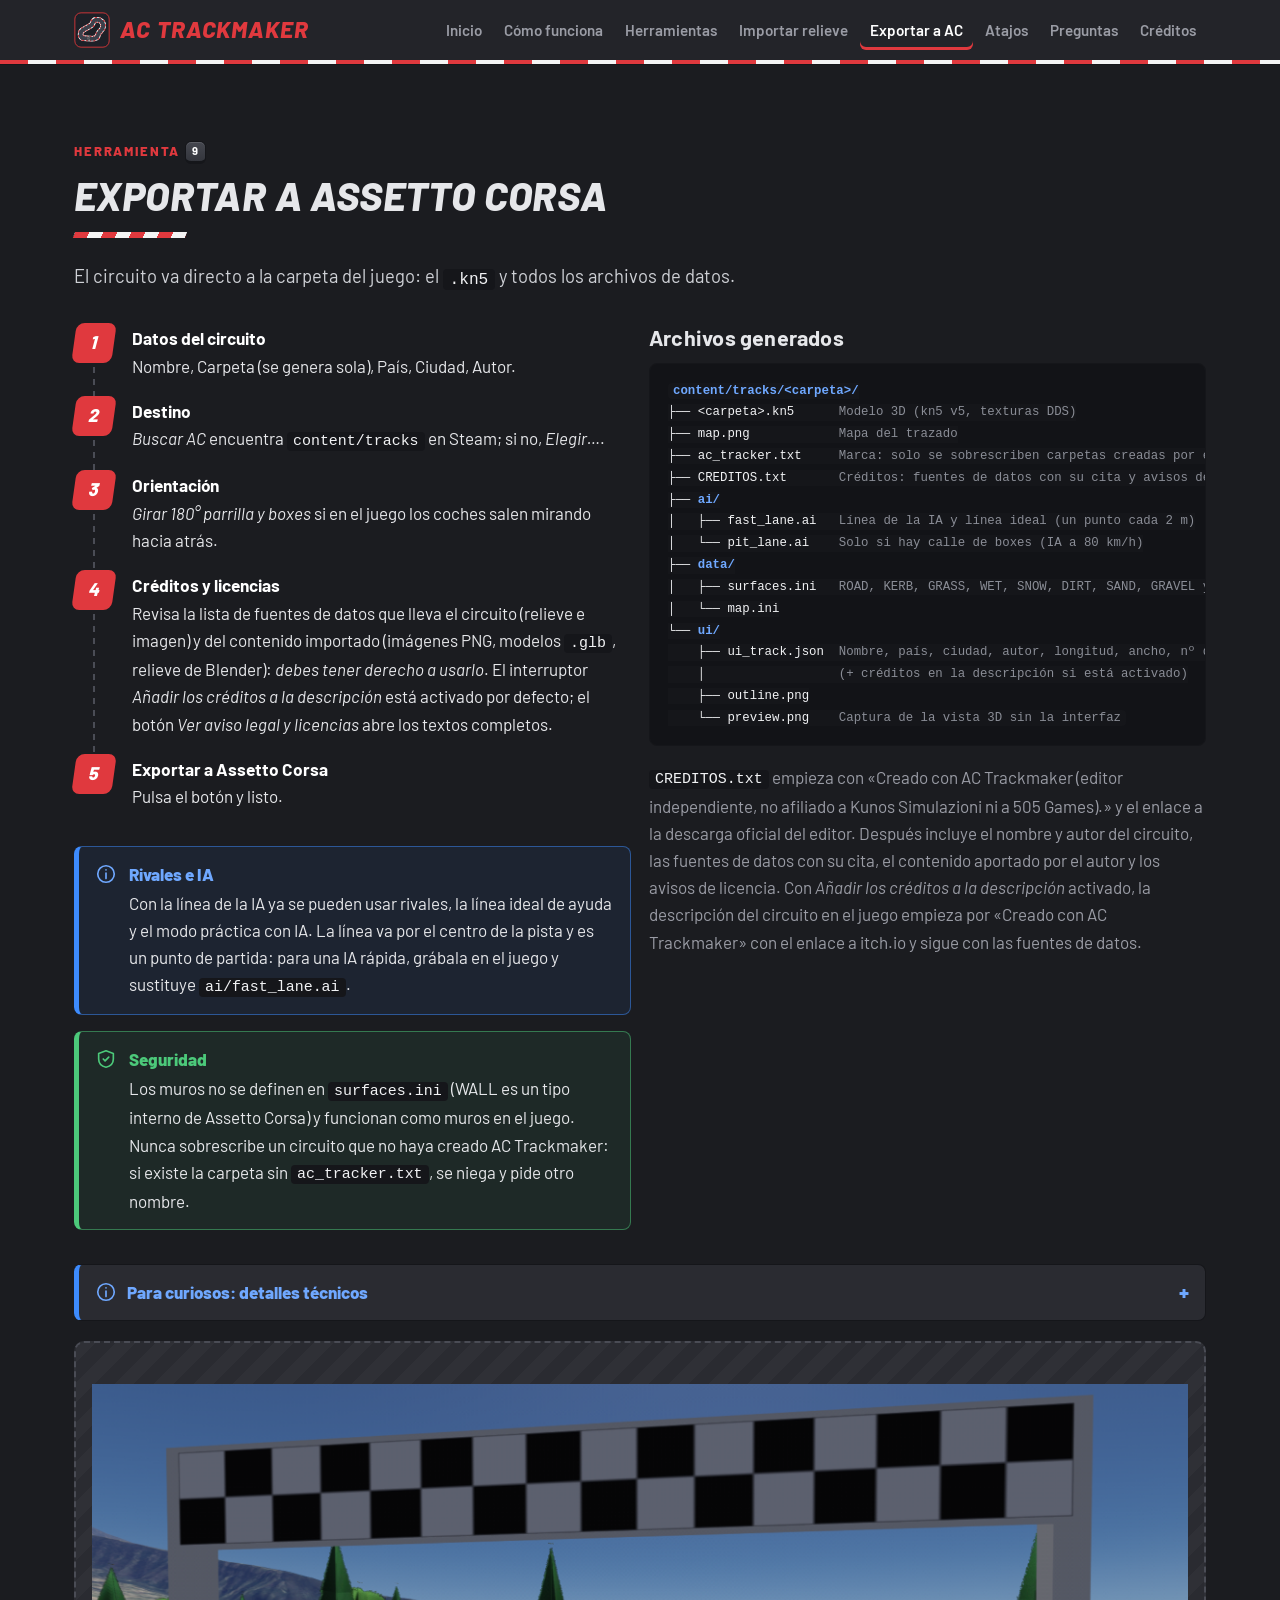
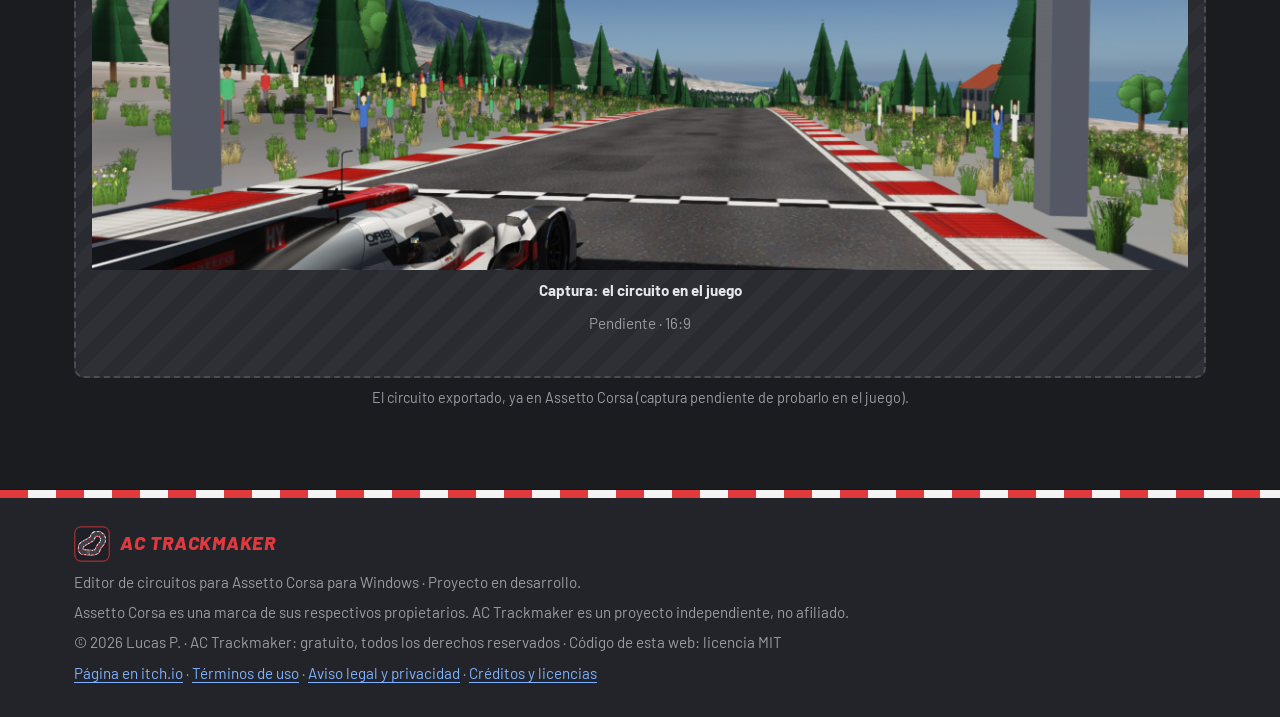
<file: docs/exportar.html>
<!DOCTYPE html>
<html lang="es">
<head>
  <meta charset="utf-8">
  <meta name="viewport" content="width=device-width, initial-scale=1">
  <title>Exportar a Assetto Corsa — AC Trackmaker</title>
  <meta name="description" content="Cómo exportar un circuito de AC Trackmaker a Assetto Corsa y qué archivos se generan.">
  <meta name="theme-color" content="#1d2027">
  <link rel="icon" href="favicon.ico" sizes="48x48">
  <link rel="icon" href="icon.svg" type="image/svg+xml">
  <link rel="icon" href="favicon-32.png" type="image/png" sizes="32x32">
  <link rel="icon" href="favicon-16.png" type="image/png" sizes="16x16">
  <link rel="apple-touch-icon" href="apple-touch-icon.png">
  <link rel="manifest" href="site.webmanifest">
  <link rel="stylesheet" href="styles.css">
</head>
<body>

<!-- Iconos de línea (trazo blanco) -->
<svg width="0" height="0" style="position:absolute" aria-hidden="true" focusable="false">
  <defs>
    <symbol id="i-file" viewBox="0 0 24 24"><path d="M14 3H7a2 2 0 0 0-2 2v14a2 2 0 0 0 2 2h10a2 2 0 0 0 2-2V8z"/><path d="M14 3v5h5"/><path d="M9 13h6M9 17h4"/></symbol>
    <symbol id="i-route" viewBox="0 0 24 24"><circle cx="5" cy="18" r="2"/><circle cx="19" cy="6" r="2"/><path d="M7 18h7a3.5 3.5 0 0 0 0-7H10a3.5 3.5 0 0 1 0-7h7"/></symbol>
    <symbol id="i-wall" viewBox="0 0 24 24"><rect x="3" y="5" width="18" height="14" rx="1"/><path d="M3 9.7h18M3 14.3h18M9 5v4.7M15 5v4.7M6 9.7v4.6M12 9.7v4.6M18 9.7v4.6M9 14.3V19M15 14.3V19"/></symbol>
    <symbol id="i-mountain" viewBox="0 0 24 24"><path d="M2 20 9 7l4 7 2.5-3.5L22 20z"/><path d="m7.2 10.3 1.8 1.7 1.6-1.5"/></symbol>
    <symbol id="i-hole" viewBox="0 0 24 24"><path d="M3 14h4M17 14h4"/><ellipse cx="12" cy="14" rx="5" ry="2.2"/><path d="M7 14c0 3.5 2.2 6 5 6s5-2.5 5-6"/><path d="M12 4v5M9.5 6.5 12 9l2.5-2.5"/></symbol>
    <symbol id="i-tunnel" viewBox="0 0 24 24"><path d="M2 20h20"/><path d="M4 20V12a8 8 0 0 1 16 0v8"/><path d="M8 20v-7a4 4 0 0 1 8 0v7"/></symbol>
    <symbol id="i-flag" viewBox="0 0 24 24"><path d="M5 21V4"/><path d="M5 4h13l-2.5 4.5L18 13H5"/><path d="M9.3 4v9M13.6 4v9"/></symbol>
    <symbol id="i-tree" viewBox="0 0 24 24"><path d="M12 3 5 13h4l-3 5h12l-3-5h4z"/><path d="M12 18v3"/></symbol>
    <symbol id="i-import" viewBox="0 0 24 24"><path d="M12 3v12"/><path d="m7 10 5 5 5-5"/><path d="M4 17v2a2 2 0 0 0 2 2h12a2 2 0 0 0 2-2v-2"/></symbol>
    <symbol id="i-export" viewBox="0 0 24 24"><path d="M12 15V3"/><path d="m7 8 5-5 5 5"/><path d="M4 17v2a2 2 0 0 0 2 2h12a2 2 0 0 0 2-2v-2"/></symbol>
    <symbol id="i-globe" viewBox="0 0 24 24"><circle cx="12" cy="12" r="9"/><path d="M3 12h18M12 3a14 14 0 0 1 0 18M12 3a14 14 0 0 0 0 18"/></symbol>
    <symbol id="i-cube" viewBox="0 0 24 24"><path d="m12 2 9 5v10l-9 5-9-5V7z"/><path d="m3 7 9 5 9-5M12 12v10"/></symbol>
    <symbol id="i-image" viewBox="0 0 24 24"><rect x="3" y="4" width="18" height="16" rx="2"/><circle cx="9" cy="10" r="2"/><path d="m21 16-5-5-9 9"/></symbol>
    <symbol id="i-video" viewBox="0 0 24 24"><rect x="2" y="5" width="15" height="14" rx="2"/><path d="m17 10 5-3v10l-5-3z"/></symbol>
    <symbol id="i-keyboard" viewBox="0 0 24 24"><rect x="2" y="6" width="20" height="12" rx="2"/><path d="M6 10h.01M10 10h.01M14 10h.01M18 10h.01M7 14h10"/></symbol>
    <symbol id="i-help" viewBox="0 0 24 24"><circle cx="12" cy="12" r="9"/><path d="M9.5 9.5a2.5 2.5 0 1 1 3.5 2.3c-.7.3-1 .9-1 1.7v.5M12 17h.01"/></symbol>
    <symbol id="i-save" viewBox="0 0 24 24"><path d="M5 3h11l5 5v11a2 2 0 0 1-2 2H5a2 2 0 0 1-2-2V5a2 2 0 0 1 2-2z"/><path d="M7 3v5h8V3M7 21v-7h10v7"/></symbol>
    <symbol id="i-clock" viewBox="0 0 24 24"><circle cx="12" cy="12" r="9"/><path d="M12 7v5l3 2"/></symbol>
    <symbol id="i-layers" viewBox="0 0 24 24"><path d="m12 3 10 5-10 5L2 8z"/><path d="m2 13 10 5 10-5"/></symbol>
    <symbol id="i-check" viewBox="0 0 24 24"><circle cx="12" cy="12" r="9"/><path d="m8 12 3 3 5-6"/></symbol>
    <symbol id="i-alert" viewBox="0 0 24 24"><path d="M10.3 3.9 2 18a2 2 0 0 0 1.7 3h16.6a2 2 0 0 0 1.7-3L13.7 3.9a2 2 0 0 0-3.4 0z"/><path d="M12 9v4M12 17h.01"/></symbol>
    <symbol id="i-info" viewBox="0 0 24 24"><circle cx="12" cy="12" r="9"/><path d="M12 11v6M12 7.5h.01"/></symbol>
    <symbol id="i-error" viewBox="0 0 24 24"><circle cx="12" cy="12" r="9"/><path d="m9 9 6 6M15 9l-6 6"/></symbol>
    <symbol id="i-up" viewBox="0 0 24 24"><path d="M12 19V5M5 12l7-7 7 7"/></symbol>
    <symbol id="i-menu" viewBox="0 0 24 24"><path d="M4 7h16M4 12h16M4 17h16"/></symbol>
    <symbol id="i-search" viewBox="0 0 24 24"><circle cx="11" cy="11" r="7"/><path d="m20 20-4-4"/></symbol>
    <symbol id="i-chevron" viewBox="0 0 24 24"><path d="m6 9 6 6 6-6"/></symbol>
    <symbol id="i-monitor" viewBox="0 0 24 24"><rect x="2" y="4" width="20" height="13" rx="2"/><path d="M8 21h8M12 17v4"/></symbol>
    <symbol id="i-play" viewBox="0 0 24 24"><circle cx="12" cy="12" r="9"/><path d="m10 8 6 4-6 4z"/></symbol>
    <symbol id="i-users" viewBox="0 0 24 24"><circle cx="9" cy="8" r="3"/><path d="M3 20v-1a5 5 0 0 1 5-5h2a5 5 0 0 1 5 5v1"/><circle cx="17" cy="9" r="2.5"/><path d="M17 14a4 4 0 0 1 4 4v2"/></symbol>
    <symbol id="i-building" viewBox="0 0 24 24"><path d="M4 21V5l8-2v18M12 8l8 2v11M2 21h20"/><path d="M7 8h2M7 12h2M7 16h2M15 13h2M15 17h2"/></symbol>
    <symbol id="i-folder" viewBox="0 0 24 24"><path d="M3 6a2 2 0 0 1 2-2h4l2 2h8a2 2 0 0 1 2 2v10a2 2 0 0 1-2 2H5a2 2 0 0 1-2-2z"/></symbol>
    <symbol id="i-satellite" viewBox="0 0 24 24"><path d="m7 7 4 4M4 10l3-3 3 3-3 3zM13 14l3-3 3 3-3 3z"/><path d="m10 10 4 4"/><path d="M15 21a6 6 0 0 0 6-6M15 18a3 3 0 0 0 3-3"/></symbol>
    <symbol id="i-shield" viewBox="0 0 24 24"><path d="M12 3 4 6v6c0 5 3.5 8 8 9 4.5-1 8-4 8-9V6z"/><path d="m9 12 2 2 4-4"/></symbol>
    <symbol id="i-scale" viewBox="0 0 24 24"><path d="M12 3v18M5 21h14M4 7h16"/><path d="m4 7-2 6a3 3 0 0 0 4 0zM20 7l-2 6a3 3 0 0 0 4 0z"/></symbol>
  </defs>
</svg>

<a class="skip-link" href="#contenido">Saltar al contenido</a>

<header class="site-header">
  <div class="header-inner">
    <a class="logo" href="index.html" aria-label="AC Trackmaker — ir al inicio"><img class="logo-icon" src="icon.svg" alt="" width="36" height="36">AC TRACKMAKER</a>
    <button class="nav-toggle" type="button" aria-expanded="false" aria-controls="menu-principal">
      <svg class="icon" aria-hidden="true"><use href="#i-menu"/></svg>
      <span>Menú</span>
    </button>
    <nav class="main-nav" id="menu-principal" aria-label="Menú principal">
      <ul>
        <li><a href="index.html">Inicio</a></li>
        <li><a href="index.html#como-funciona">Cómo funciona</a></li>
        <li><a href="herramientas.html">Herramientas</a></li>
        <li><a href="importar.html">Importar relieve</a></li>
        <li><a href="exportar.html" class="active" aria-current="page">Exportar a AC</a></li>
        <li><a href="atajos.html">Atajos</a></li>
        <li><a href="faq.html">Preguntas</a></li>
        <li><a href="legal.html">Créditos</a></li>
      </ul>
    </nav>
  </div>
  <div class="kerb" aria-hidden="true"></div>
</header>

<main id="contenido">
  <!-- =========================================================
       EXPORTAR A AC
       ========================================================= -->
  <section class="section" id="exportar" aria-labelledby="titulo-exportar">
    <div class="container">
      <div class="section-head">
        <span class="eyebrow">Herramienta <kbd>9</kbd></span>
        <h2 id="titulo-exportar">Exportar a Assetto Corsa</h2>
        <p class="lead">El circuito va directo a la carpeta del juego: el <code>.kn5</code> y todos los archivos de datos.</p>
      </div>

      <div class="grid grid--2" style="align-items:start">
        <div>
          <ol class="steps">
            <li><strong>Datos del circuito</strong>Nombre, Carpeta (se genera sola), País, Ciudad, Autor.</li>
            <li><strong>Destino</strong><em>Buscar AC</em> encuentra <code>content/tracks</code> en Steam; si no, <em>Elegir…</em>.</li>
            <li><strong>Orientación</strong><em>Girar 180° parrilla y boxes</em> si en el juego los coches salen mirando hacia atrás.</li>
            <li><strong>Créditos y licencias</strong>Revisa la lista de fuentes de datos que lleva el circuito (relieve e imagen) y del contenido importado (imágenes PNG, modelos <code>.glb</code>, relieve de Blender): <em>debes tener derecho a usarlo</em>. El interruptor <em>Añadir los créditos a la descripción</em> está activado por defecto; el botón <em>Ver aviso legal y licencias</em> abre los textos completos.</li>
            <li><strong>Exportar a Assetto Corsa</strong>Pulsa el botón y listo.</li>
          </ol>
          <div class="callout callout--tip">
            <svg class="icon" aria-hidden="true"><use href="#i-info"/></svg>
            <div><span class="callout-title">Rivales e IA</span>
              <p>Con la línea de la IA ya se pueden usar rivales, la línea ideal de ayuda y el modo práctica con IA. La línea va por el centro de la pista y es un punto de partida: para una IA rápida, grábala en el juego y sustituye <code>ai/fast_lane.ai</code>.</p></div>
          </div>
          <div class="callout callout--ok">
            <svg class="icon" aria-hidden="true"><use href="#i-shield"/></svg>
            <div><span class="callout-title">Seguridad</span>
              <p>Los muros no se definen en <code>surfaces.ini</code> (WALL es un tipo interno de Assetto Corsa) y funcionan como muros en el juego. Nunca sobrescribe un circuito que no haya creado AC Trackmaker: si existe la carpeta sin <code>ac_tracker.txt</code>, se niega y pide otro nombre.</p></div>
          </div>
        </div>
        <div>
          <h3>Archivos generados</h3>
<pre aria-label="Árbol de archivos generado"><code><span class="d">content/tracks/&lt;carpeta&gt;/</span>
├── <span class="f">&lt;carpeta&gt;.kn5</span>      <span class="c">Modelo 3D (kn5 v5, texturas DDS)</span>
├── <span class="f">map.png</span>            <span class="c">Mapa del trazado</span>
├── <span class="f">ac_tracker.txt</span>     <span class="c">Marca: solo se sobrescriben carpetas creadas por el editor</span>
├── <span class="f">CREDITOS.txt</span>       <span class="c">Créditos: fuentes de datos con su cita y avisos de licencia</span>
├── <span class="d">ai/</span>
│   ├── <span class="f">fast_lane.ai</span>   <span class="c">Línea de la IA y línea ideal (un punto cada 2 m)</span>
│   └── <span class="f">pit_lane.ai</span>    <span class="c">Solo si hay calle de boxes (IA a 80 km/h)</span>
├── <span class="d">data/</span>
│   ├── <span class="f">surfaces.ini</span>   <span class="c">ROAD, KERB, GRASS, WET, SNOW, DIRT, SAND, GRAVEL y PIT</span>
│   └── <span class="f">map.ini</span>
└── <span class="d">ui/</span>
    ├── <span class="f">ui_track.json</span>  <span class="c">Nombre, país, ciudad, autor, longitud, ancho, nº de boxes</span>
    │                  <span class="c">(+ créditos en la descripción si está activado)</span>
    ├── <span class="f">outline.png</span>
    └── <span class="f">preview.png</span>    <span class="c">Captura de la vista 3D sin la interfaz</span></code></pre>
          <p class="muted"><code>CREDITOS.txt</code> empieza con «Creado con AC Trackmaker (editor independiente, no afiliado a Kunos Simulazioni ni a 505 Games).» y el enlace a la descarga oficial del editor. Después incluye el nombre y autor del circuito, las fuentes de datos con su cita, el contenido aportado por el autor y los avisos de licencia. Con <em>Añadir los créditos a la descripción</em> activado, la descripción del circuito en el juego empieza por «Creado con AC Trackmaker» con el enlace a itch.io y sigue con las fuentes de datos.</p>
        </div>
      </div>

      <details class="curious">
        <summary><svg class="icon" aria-hidden="true"><use href="#i-info"/></svg>Para curiosos: detalles técnicos</summary>
        <ul>
          <li>Piezas de menos de <strong>65 000 vértices</strong> (índices de 16 bits del kn5).</li>
          <li>El relieve a menos de <strong>300 m</strong> de una pista lleva colisión.</li>
          <li>El relieve se simplifica con la distancia a las pistas: mitad de detalle a partir de <strong>1 km</strong>, otra vez a <strong>4 km</strong> y a <strong>10 km</strong>.</li>
          <li>Carreteras y pianos con <code>ksPerPixelNM</code> (mapa de normales: el relieve de grietas, estrías, piedras y charcos también se ve en el juego); árboles, público y hierba con <code>ksPerPixelAT</code>; el resto con <code>ksPerPixel</code>. El suelo junto a la carretera usa <code>ksMultilayer</code>: la ortofoto a máxima resolución (2048 px por bloque) más un grano que se repite, para que de cerca no se vea borroso. La tierra usa transparencia suave en los bordes.</li>
          <li>Árboles, público y hierba con texturas DXT5, en piezas de <strong>250 m</strong> y sin colisión.</li>
          <li><code>fast_lane.ai</code> sale de la meta en el sentido de carrera, con un punto cada 2 m y la velocidad estimada según las curvas.</li>
          <li>Aviso si el circuito pasa de <strong>3 millones de triángulos</strong>.</li>
        </ul>
      </details>

      <!-- PENDIENTE: captura del circuito dentro de Assetto Corsa -->
      <figure class="shot">
        <div class="placeholder" role="img" aria-label="Marcador: captura del circuito exportado funcionando en Assetto Corsa (pendiente)">
          <img src="imagenes/cap_juego.png" alt="">
          <strong>Captura: el circuito en el juego</strong><span>Pendiente · 16:9</span>
        </div>
        <figcaption>El circuito exportado, ya en Assetto Corsa (captura pendiente de probarlo en el juego).</figcaption>
      </figure>
    </div>
  </section>
</main>

<footer class="site-footer">
  <div class="kerb" aria-hidden="true"></div>
  <div class="container">
    <a class="logo" href="index.html"><img class="logo-icon" src="icon.svg" alt="" width="36" height="36">AC TRACKMAKER</a>
    <p>Editor de circuitos para Assetto Corsa para Windows · Proyecto en desarrollo.</p>
    <p>Assetto Corsa es una marca de sus respectivos propietarios. AC Trackmaker es un proyecto independiente, no afiliado.</p>
    <p>© 2026 Lucas P. · AC Trackmaker: gratuito, todos los derechos reservados · Código de esta web: licencia MIT</p>
    <p><a href="https://lklukaslk.itch.io/ac-trackmaker" target="_blank" rel="noopener">Página en itch.io</a> · <a href="legal.html#terminos">Términos de uso</a> · <a href="legal.html#legal">Aviso legal y privacidad</a> · <a href="legal.html#creditos">Créditos y licencias</a></p>
  </div>
</footer>

<button class="to-top" id="to-top" type="button" aria-label="Volver arriba">
  <svg class="icon" aria-hidden="true"><use href="#i-up"/></svg>
</button>

<script src="script.js"></script>
</body>
</html>
</file>
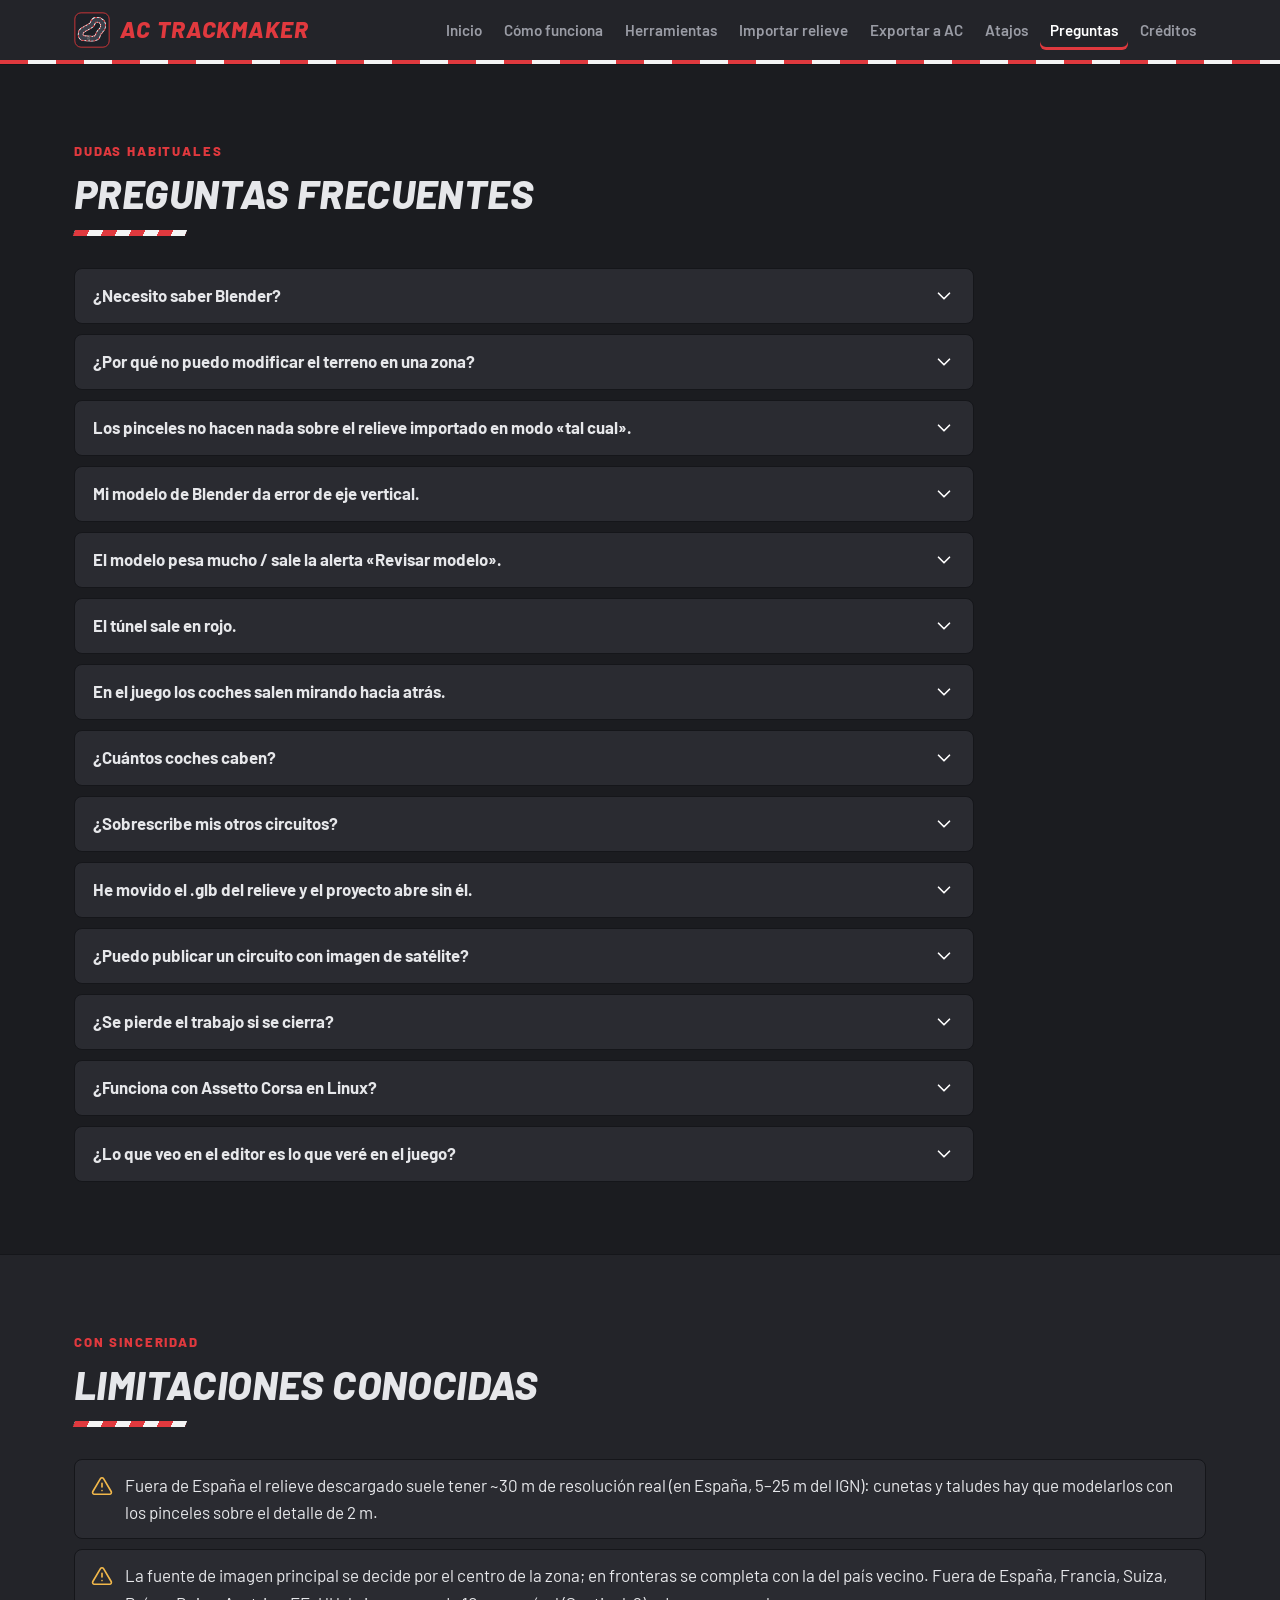
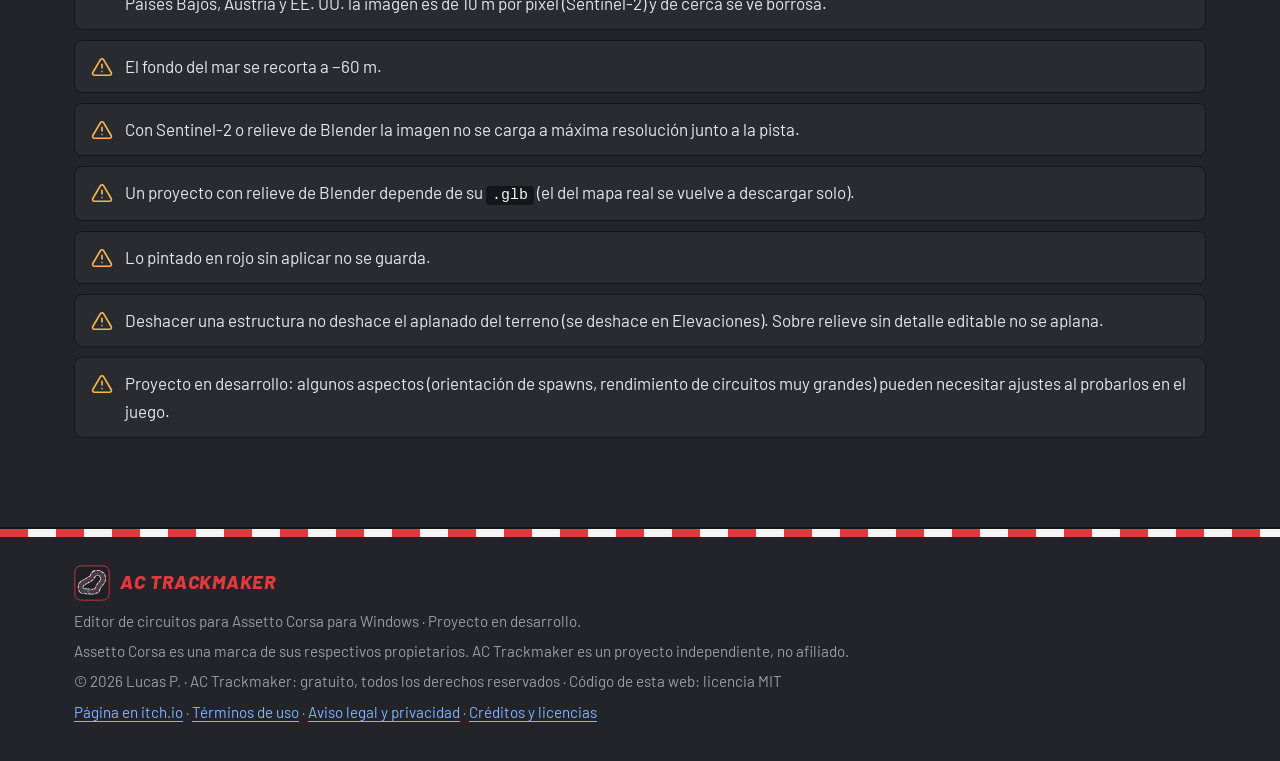
<file: docs/faq.html>
<!DOCTYPE html>
<html lang="es">
<head>
  <meta charset="utf-8">
  <meta name="viewport" content="width=device-width, initial-scale=1">
  <title>Preguntas frecuentes — AC Trackmaker</title>
  <meta name="description" content="Preguntas frecuentes y limitaciones conocidas de AC Trackmaker.">
  <meta name="theme-color" content="#1d2027">
  <link rel="icon" href="favicon.ico" sizes="48x48">
  <link rel="icon" href="icon.svg" type="image/svg+xml">
  <link rel="icon" href="favicon-32.png" type="image/png" sizes="32x32">
  <link rel="icon" href="favicon-16.png" type="image/png" sizes="16x16">
  <link rel="apple-touch-icon" href="apple-touch-icon.png">
  <link rel="manifest" href="site.webmanifest">
  <link rel="stylesheet" href="styles.css">
</head>
<body>

<!-- Iconos de línea (trazo blanco) -->
<svg width="0" height="0" style="position:absolute" aria-hidden="true" focusable="false">
  <defs>
    <symbol id="i-file" viewBox="0 0 24 24"><path d="M14 3H7a2 2 0 0 0-2 2v14a2 2 0 0 0 2 2h10a2 2 0 0 0 2-2V8z"/><path d="M14 3v5h5"/><path d="M9 13h6M9 17h4"/></symbol>
    <symbol id="i-route" viewBox="0 0 24 24"><circle cx="5" cy="18" r="2"/><circle cx="19" cy="6" r="2"/><path d="M7 18h7a3.5 3.5 0 0 0 0-7H10a3.5 3.5 0 0 1 0-7h7"/></symbol>
    <symbol id="i-wall" viewBox="0 0 24 24"><rect x="3" y="5" width="18" height="14" rx="1"/><path d="M3 9.7h18M3 14.3h18M9 5v4.7M15 5v4.7M6 9.7v4.6M12 9.7v4.6M18 9.7v4.6M9 14.3V19M15 14.3V19"/></symbol>
    <symbol id="i-mountain" viewBox="0 0 24 24"><path d="M2 20 9 7l4 7 2.5-3.5L22 20z"/><path d="m7.2 10.3 1.8 1.7 1.6-1.5"/></symbol>
    <symbol id="i-hole" viewBox="0 0 24 24"><path d="M3 14h4M17 14h4"/><ellipse cx="12" cy="14" rx="5" ry="2.2"/><path d="M7 14c0 3.5 2.2 6 5 6s5-2.5 5-6"/><path d="M12 4v5M9.5 6.5 12 9l2.5-2.5"/></symbol>
    <symbol id="i-tunnel" viewBox="0 0 24 24"><path d="M2 20h20"/><path d="M4 20V12a8 8 0 0 1 16 0v8"/><path d="M8 20v-7a4 4 0 0 1 8 0v7"/></symbol>
    <symbol id="i-flag" viewBox="0 0 24 24"><path d="M5 21V4"/><path d="M5 4h13l-2.5 4.5L18 13H5"/><path d="M9.3 4v9M13.6 4v9"/></symbol>
    <symbol id="i-tree" viewBox="0 0 24 24"><path d="M12 3 5 13h4l-3 5h12l-3-5h4z"/><path d="M12 18v3"/></symbol>
    <symbol id="i-import" viewBox="0 0 24 24"><path d="M12 3v12"/><path d="m7 10 5 5 5-5"/><path d="M4 17v2a2 2 0 0 0 2 2h12a2 2 0 0 0 2-2v-2"/></symbol>
    <symbol id="i-export" viewBox="0 0 24 24"><path d="M12 15V3"/><path d="m7 8 5-5 5 5"/><path d="M4 17v2a2 2 0 0 0 2 2h12a2 2 0 0 0 2-2v-2"/></symbol>
    <symbol id="i-globe" viewBox="0 0 24 24"><circle cx="12" cy="12" r="9"/><path d="M3 12h18M12 3a14 14 0 0 1 0 18M12 3a14 14 0 0 0 0 18"/></symbol>
    <symbol id="i-cube" viewBox="0 0 24 24"><path d="m12 2 9 5v10l-9 5-9-5V7z"/><path d="m3 7 9 5 9-5M12 12v10"/></symbol>
    <symbol id="i-image" viewBox="0 0 24 24"><rect x="3" y="4" width="18" height="16" rx="2"/><circle cx="9" cy="10" r="2"/><path d="m21 16-5-5-9 9"/></symbol>
    <symbol id="i-video" viewBox="0 0 24 24"><rect x="2" y="5" width="15" height="14" rx="2"/><path d="m17 10 5-3v10l-5-3z"/></symbol>
    <symbol id="i-keyboard" viewBox="0 0 24 24"><rect x="2" y="6" width="20" height="12" rx="2"/><path d="M6 10h.01M10 10h.01M14 10h.01M18 10h.01M7 14h10"/></symbol>
    <symbol id="i-help" viewBox="0 0 24 24"><circle cx="12" cy="12" r="9"/><path d="M9.5 9.5a2.5 2.5 0 1 1 3.5 2.3c-.7.3-1 .9-1 1.7v.5M12 17h.01"/></symbol>
    <symbol id="i-save" viewBox="0 0 24 24"><path d="M5 3h11l5 5v11a2 2 0 0 1-2 2H5a2 2 0 0 1-2-2V5a2 2 0 0 1 2-2z"/><path d="M7 3v5h8V3M7 21v-7h10v7"/></symbol>
    <symbol id="i-clock" viewBox="0 0 24 24"><circle cx="12" cy="12" r="9"/><path d="M12 7v5l3 2"/></symbol>
    <symbol id="i-layers" viewBox="0 0 24 24"><path d="m12 3 10 5-10 5L2 8z"/><path d="m2 13 10 5 10-5"/></symbol>
    <symbol id="i-check" viewBox="0 0 24 24"><circle cx="12" cy="12" r="9"/><path d="m8 12 3 3 5-6"/></symbol>
    <symbol id="i-alert" viewBox="0 0 24 24"><path d="M10.3 3.9 2 18a2 2 0 0 0 1.7 3h16.6a2 2 0 0 0 1.7-3L13.7 3.9a2 2 0 0 0-3.4 0z"/><path d="M12 9v4M12 17h.01"/></symbol>
    <symbol id="i-info" viewBox="0 0 24 24"><circle cx="12" cy="12" r="9"/><path d="M12 11v6M12 7.5h.01"/></symbol>
    <symbol id="i-error" viewBox="0 0 24 24"><circle cx="12" cy="12" r="9"/><path d="m9 9 6 6M15 9l-6 6"/></symbol>
    <symbol id="i-up" viewBox="0 0 24 24"><path d="M12 19V5M5 12l7-7 7 7"/></symbol>
    <symbol id="i-menu" viewBox="0 0 24 24"><path d="M4 7h16M4 12h16M4 17h16"/></symbol>
    <symbol id="i-search" viewBox="0 0 24 24"><circle cx="11" cy="11" r="7"/><path d="m20 20-4-4"/></symbol>
    <symbol id="i-chevron" viewBox="0 0 24 24"><path d="m6 9 6 6 6-6"/></symbol>
    <symbol id="i-monitor" viewBox="0 0 24 24"><rect x="2" y="4" width="20" height="13" rx="2"/><path d="M8 21h8M12 17v4"/></symbol>
    <symbol id="i-play" viewBox="0 0 24 24"><circle cx="12" cy="12" r="9"/><path d="m10 8 6 4-6 4z"/></symbol>
    <symbol id="i-users" viewBox="0 0 24 24"><circle cx="9" cy="8" r="3"/><path d="M3 20v-1a5 5 0 0 1 5-5h2a5 5 0 0 1 5 5v1"/><circle cx="17" cy="9" r="2.5"/><path d="M17 14a4 4 0 0 1 4 4v2"/></symbol>
    <symbol id="i-building" viewBox="0 0 24 24"><path d="M4 21V5l8-2v18M12 8l8 2v11M2 21h20"/><path d="M7 8h2M7 12h2M7 16h2M15 13h2M15 17h2"/></symbol>
    <symbol id="i-folder" viewBox="0 0 24 24"><path d="M3 6a2 2 0 0 1 2-2h4l2 2h8a2 2 0 0 1 2 2v10a2 2 0 0 1-2 2H5a2 2 0 0 1-2-2z"/></symbol>
    <symbol id="i-satellite" viewBox="0 0 24 24"><path d="m7 7 4 4M4 10l3-3 3 3-3 3zM13 14l3-3 3 3-3 3z"/><path d="m10 10 4 4"/><path d="M15 21a6 6 0 0 0 6-6M15 18a3 3 0 0 0 3-3"/></symbol>
    <symbol id="i-shield" viewBox="0 0 24 24"><path d="M12 3 4 6v6c0 5 3.5 8 8 9 4.5-1 8-4 8-9V6z"/><path d="m9 12 2 2 4-4"/></symbol>
    <symbol id="i-scale" viewBox="0 0 24 24"><path d="M12 3v18M5 21h14M4 7h16"/><path d="m4 7-2 6a3 3 0 0 0 4 0zM20 7l-2 6a3 3 0 0 0 4 0z"/></symbol>
  </defs>
</svg>

<a class="skip-link" href="#contenido">Saltar al contenido</a>

<header class="site-header">
  <div class="header-inner">
    <a class="logo" href="index.html" aria-label="AC Trackmaker — ir al inicio"><img class="logo-icon" src="icon.svg" alt="" width="36" height="36">AC TRACKMAKER</a>
    <button class="nav-toggle" type="button" aria-expanded="false" aria-controls="menu-principal">
      <svg class="icon" aria-hidden="true"><use href="#i-menu"/></svg>
      <span>Menú</span>
    </button>
    <nav class="main-nav" id="menu-principal" aria-label="Menú principal">
      <ul>
        <li><a href="index.html">Inicio</a></li>
        <li><a href="index.html#como-funciona">Cómo funciona</a></li>
        <li><a href="herramientas.html">Herramientas</a></li>
        <li><a href="importar.html">Importar relieve</a></li>
        <li><a href="exportar.html">Exportar a AC</a></li>
        <li><a href="atajos.html">Atajos</a></li>
        <li><a href="faq.html" class="active" aria-current="page">Preguntas</a></li>
        <li><a href="legal.html">Créditos</a></li>
      </ul>
    </nav>
  </div>
  <div class="kerb" aria-hidden="true"></div>
</header>

<main id="contenido">
  <!-- =========================================================
       PREGUNTAS FRECUENTES
       ========================================================= -->
  <section class="section" id="faq" aria-labelledby="titulo-faq">
    <div class="container">
      <div class="section-head">
        <span class="eyebrow">Dudas habituales</span>
        <h2 id="titulo-faq">Preguntas frecuentes</h2>
      </div>

      <div class="accordion">
        <div class="acc-item">
          <h3><button class="acc-btn" type="button" aria-expanded="false" aria-controls="faq-1" id="faq-1-btn">¿Necesito saber Blender?<svg class="icon chev" aria-hidden="true"><use href="#i-chevron"/></svg></button></h3>
          <div class="acc-panel" id="faq-1" role="region" aria-labelledby="faq-1-btn" hidden>
            <p>No. Con <em>Elegir zona en el mapa…</em> (herramienta Importar) el editor descarga el relieve real de la zona que marques. Blender es opcional: solo si quieres usar tu propio relieve o tus estructuras.</p>
          </div>
        </div>
        <div class="acc-item">
          <h3><button class="acc-btn" type="button" aria-expanded="false" aria-controls="faq-2" id="faq-2-btn">¿Por qué no puedo modificar el terreno en una zona?<svg class="icon chev" aria-hidden="true"><use href="#i-chevron"/></svg></button></h3>
          <div class="acc-panel" id="faq-2" role="region" aria-labelledby="faq-2-btn" hidden>
            <p>Solo se edita el <strong>terreno de detalle</strong>; el relieve base no se edita. Crea detalle en esa zona con Elevaciones → <em>Detalle editable</em> (pinta la zona o usa <em>Pintar a lo largo de las pistas</em>) y pulsa <em>Aplicar</em>.</p>
          </div>
        </div>
        <div class="acc-item">
          <h3><button class="acc-btn" type="button" aria-expanded="false" aria-controls="faq-3" id="faq-3-btn">Los pinceles no hacen nada sobre el relieve importado en modo «tal cual».<svg class="icon chev" aria-hidden="true"><use href="#i-chevron"/></svg></button></h3>
          <div class="acc-panel" id="faq-3" role="region" aria-labelledby="faq-3-btn" hidden>
            <p>Es lo esperado: en modo <em>Modelo tal cual</em> las herramientas de terreno no modifican el modelo. Si quieres editarlo, vuelve a importarlo en modo <em>Convertir en terreno</em>.</p>
          </div>
        </div>
        <div class="acc-item">
          <h3><button class="acc-btn" type="button" aria-expanded="false" aria-controls="faq-4" id="faq-4-btn">Mi modelo de Blender da error de eje vertical.<svg class="icon chev" aria-hidden="true"><use href="#i-chevron"/></svg></button></h3>
          <div class="acc-panel" id="faq-4" role="region" aria-labelledby="faq-4-btn" hidden>
            <p>El modelo sale más alto que ancho (altura mayor del 40 % del lado mayor), así que el eje vertical está girado. Vuelve a exportarlo desde Blender con la opción <strong>+Y arriba</strong> activada.</p>
          </div>
        </div>
        <div class="acc-item">
          <h3><button class="acc-btn" type="button" aria-expanded="false" aria-controls="faq-5" id="faq-5-btn">El modelo pesa mucho / sale la alerta «Revisar modelo».<svg class="icon chev" aria-hidden="true"><use href="#i-chevron"/></svg></button></h3>
          <div class="acc-panel" id="faq-5" role="region" aria-labelledby="faq-5-btn" hidden>
            <p>Reduce los triángulos con el modificador <strong>Decimate</strong> (o importa el DEM con menos resolución) y deja las texturas en <strong>4096 × 4096</strong> como máximo. No hagas remesh: pierde las texturas. Si solo hay avisos, puedes elegir <em>Importar igualmente</em>.</p>
          </div>
        </div>
        <div class="acc-item">
          <h3><button class="acc-btn" type="button" aria-expanded="false" aria-controls="faq-6" id="faq-6-btn">El túnel sale en rojo.<svg class="icon chev" aria-hidden="true"><use href="#i-chevron"/></svg></button></h3>
          <div class="acc-panel" id="faq-6" role="region" aria-labelledby="faq-6-btn" hidden>
            <p>Falta montaña: hacen falta <strong>3 m de montaña sobre el techo</strong> del túnel. Cambia la orientación o el punto de la boca, o levanta el terreno con los pinceles de Elevaciones.</p>
          </div>
        </div>
        <div class="acc-item">
          <h3><button class="acc-btn" type="button" aria-expanded="false" aria-controls="faq-7" id="faq-7-btn">En el juego los coches salen mirando hacia atrás.<svg class="icon chev" aria-hidden="true"><use href="#i-chevron"/></svg></button></h3>
          <div class="acc-panel" id="faq-7" role="region" aria-labelledby="faq-7-btn" hidden>
            <p>Activa <em>Girar 180° parrilla y boxes</em> en Exportar AC y vuelve a exportar.</p>
          </div>
        </div>
        <div class="acc-item">
          <h3><button class="acc-btn" type="button" aria-expanded="false" aria-controls="faq-8" id="faq-8-btn">¿Cuántos coches caben?<svg class="icon chev" aria-hidden="true"><use href="#i-chevron"/></svg></button></h3>
          <div class="acc-panel" id="faq-8" role="region" aria-labelledby="faq-8-btn" hidden>
            <p>Tantos como boxes. Hace falta al menos uno; colócalos con la herramienta Spawns.</p>
          </div>
        </div>
        <div class="acc-item">
          <h3><button class="acc-btn" type="button" aria-expanded="false" aria-controls="faq-9" id="faq-9-btn">¿Sobrescribe mis otros circuitos?<svg class="icon chev" aria-hidden="true"><use href="#i-chevron"/></svg></button></h3>
          <div class="acc-panel" id="faq-9" role="region" aria-labelledby="faq-9-btn" hidden>
            <p>No. Solo sobrescribe carpetas que contienen <code>ac_tracker.txt</code>, es decir, creadas por el editor. Si la carpeta existe sin esa marca, se niega y pide otro nombre.</p>
          </div>
        </div>
        <div class="acc-item">
          <h3><button class="acc-btn" type="button" aria-expanded="false" aria-controls="faq-10" id="faq-10-btn">He movido el .glb del relieve y el proyecto abre sin él.<svg class="icon chev" aria-hidden="true"><use href="#i-chevron"/></svg></button></h3>
          <div class="acc-panel" id="faq-10" role="region" aria-labelledby="faq-10-btn" hidden>
            <p>El relieve no va dentro del proyecto: se guarda la ruta a su <code>.glb</code> y se reimporta al abrir. Si es del mapa real, se vuelve a descargar solo. Si es de Blender, vuelve a ponerlo en su ruta y abre el proyecto de nuevo.</p>
          </div>
        </div>
        <div class="acc-item">
          <h3><button class="acc-btn" type="button" aria-expanded="false" aria-controls="faq-11" id="faq-11-btn">¿Puedo publicar un circuito con imagen de satélite?<svg class="icon chev" aria-hidden="true"><use href="#i-chevron"/></svg></button></h3>
          <div class="acc-panel" id="faq-11" role="region" aria-labelledby="faq-11-btn" hidden>
            <p>Sí. Todas las fuentes tienen licencia abierta y permiten compartirlo y venderlo citando la fuente. AC Trackmaker escribe las citas en <code>CREDITOS.txt</code>: consérvalo y pon los créditos donde lo publiques. Consulta los <a href="legal.html#creditos">créditos</a>.</p>
          </div>
        </div>
        <div class="acc-item">
          <h3><button class="acc-btn" type="button" aria-expanded="false" aria-controls="faq-12" id="faq-12-btn">¿Se pierde el trabajo si se cierra?<svg class="icon chev" aria-hidden="true"><use href="#i-chevron"/></svg></button></h3>
          <div class="acc-panel" id="faq-12" role="region" aria-labelledby="faq-12-btn" hidden>
            <p>El autoguardado se hace cada 1–15 min (3 por defecto) y al cerrar. Al iniciar puedes usar <em>Recuperar la sesión anterior</em>. Ojo: lo pintado en rojo sin aplicar en Detalle editable no se guarda.</p>
          </div>
        </div>
        <div class="acc-item">
          <h3><button class="acc-btn" type="button" aria-expanded="false" aria-controls="faq-14" id="faq-14-btn">¿Funciona con Assetto Corsa en Linux?<svg class="icon chev" aria-hidden="true"><use href="#i-chevron"/></svg></button></h3>
          <div class="acc-panel" id="faq-14" role="region" aria-labelledby="faq-14-btn" hidden>
            <p>Assetto Corsa se juega en Linux con Steam y Proton. El editor busca solo la carpeta de circuitos en las rutas de Steam de Linux (<code>~/.steam/steam</code>, <code>~/.local/share/Steam</code> y la versión Flatpak de Steam). Si no la encuentra, elígela a mano en Exportar AC.</p>
          </div>
        </div>
        <div class="acc-item">
          <h3><button class="acc-btn" type="button" aria-expanded="false" aria-controls="faq-13" id="faq-13-btn">¿Lo que veo en el editor es lo que veré en el juego?<svg class="icon chev" aria-hidden="true"><use href="#i-chevron"/></svg></button></h3>
          <div class="acc-panel" id="faq-13" role="region" aria-labelledby="faq-13-btn" hidden>
            <p>Las texturas y el relieve, sí. La luz, el cielo, las sombras y el brillo los pone cada motor: en Assetto Corsa también dependen de la hora, del tiempo y de Custom Shaders Patch.</p>
          </div>
        </div>
      </div>
    </div>
  </section>

  <!-- Limitaciones -->
  <section class="section section--alt" id="limitaciones" aria-labelledby="titulo-limites">
    <div class="container">
      <div class="section-head">
        <span class="eyebrow">Con sinceridad</span>
        <h2 id="titulo-limites">Limitaciones conocidas</h2>
      </div>
      <ul class="limits">
        <li><svg class="icon" aria-hidden="true"><use href="#i-alert"/></svg><span>Fuera de España el relieve descargado suele tener ~30 m de resolución real (en España, 5–25 m del IGN): cunetas y taludes hay que modelarlos con los pinceles sobre el detalle de 2 m.</span></li>
        <li><svg class="icon" aria-hidden="true"><use href="#i-alert"/></svg><span>La fuente de imagen principal se decide por el centro de la zona; en fronteras se completa con la del país vecino. Fuera de España, Francia, Suiza, Países Bajos, Austria y EE. UU. la imagen es de 10 m por píxel (Sentinel-2) y de cerca se ve borrosa.</span></li>
        <li><svg class="icon" aria-hidden="true"><use href="#i-alert"/></svg><span>El fondo del mar se recorta a −60 m.</span></li>
        <li><svg class="icon" aria-hidden="true"><use href="#i-alert"/></svg><span>Con Sentinel-2 o relieve de Blender la imagen no se carga a máxima resolución junto a la pista.</span></li>
        <li><svg class="icon" aria-hidden="true"><use href="#i-alert"/></svg><span>Un proyecto con relieve de Blender depende de su <code>.glb</code> (el del mapa real se vuelve a descargar solo).</span></li>
        <li><svg class="icon" aria-hidden="true"><use href="#i-alert"/></svg><span>Lo pintado en rojo sin aplicar no se guarda.</span></li>
        <li><svg class="icon" aria-hidden="true"><use href="#i-alert"/></svg><span>Deshacer una estructura no deshace el aplanado del terreno (se deshace en Elevaciones). Sobre relieve sin detalle editable no se aplana.</span></li>
        <li><svg class="icon" aria-hidden="true"><use href="#i-alert"/></svg><span>Proyecto en desarrollo: algunos aspectos (orientación de spawns, rendimiento de circuitos muy grandes) pueden necesitar ajustes al probarlos en el juego.</span></li>
      </ul>
    </div>
  </section>
</main>

<footer class="site-footer">
  <div class="kerb" aria-hidden="true"></div>
  <div class="container">
    <a class="logo" href="index.html"><img class="logo-icon" src="icon.svg" alt="" width="36" height="36">AC TRACKMAKER</a>
    <p>Editor de circuitos para Assetto Corsa para Windows · Proyecto en desarrollo.</p>
    <p>Assetto Corsa es una marca de sus respectivos propietarios. AC Trackmaker es un proyecto independiente, no afiliado.</p>
    <p>© 2026 Lucas P. · AC Trackmaker: gratuito, todos los derechos reservados · Código de esta web: licencia MIT</p>
    <p><a href="https://lklukaslk.itch.io/ac-trackmaker" target="_blank" rel="noopener">Página en itch.io</a> · <a href="legal.html#terminos">Términos de uso</a> · <a href="legal.html#legal">Aviso legal y privacidad</a> · <a href="legal.html#creditos">Créditos y licencias</a></p>
  </div>
</footer>

<button class="to-top" id="to-top" type="button" aria-label="Volver arriba">
  <svg class="icon" aria-hidden="true"><use href="#i-up"/></svg>
</button>

<script src="script.js"></script>
</body>
</html>
</file>
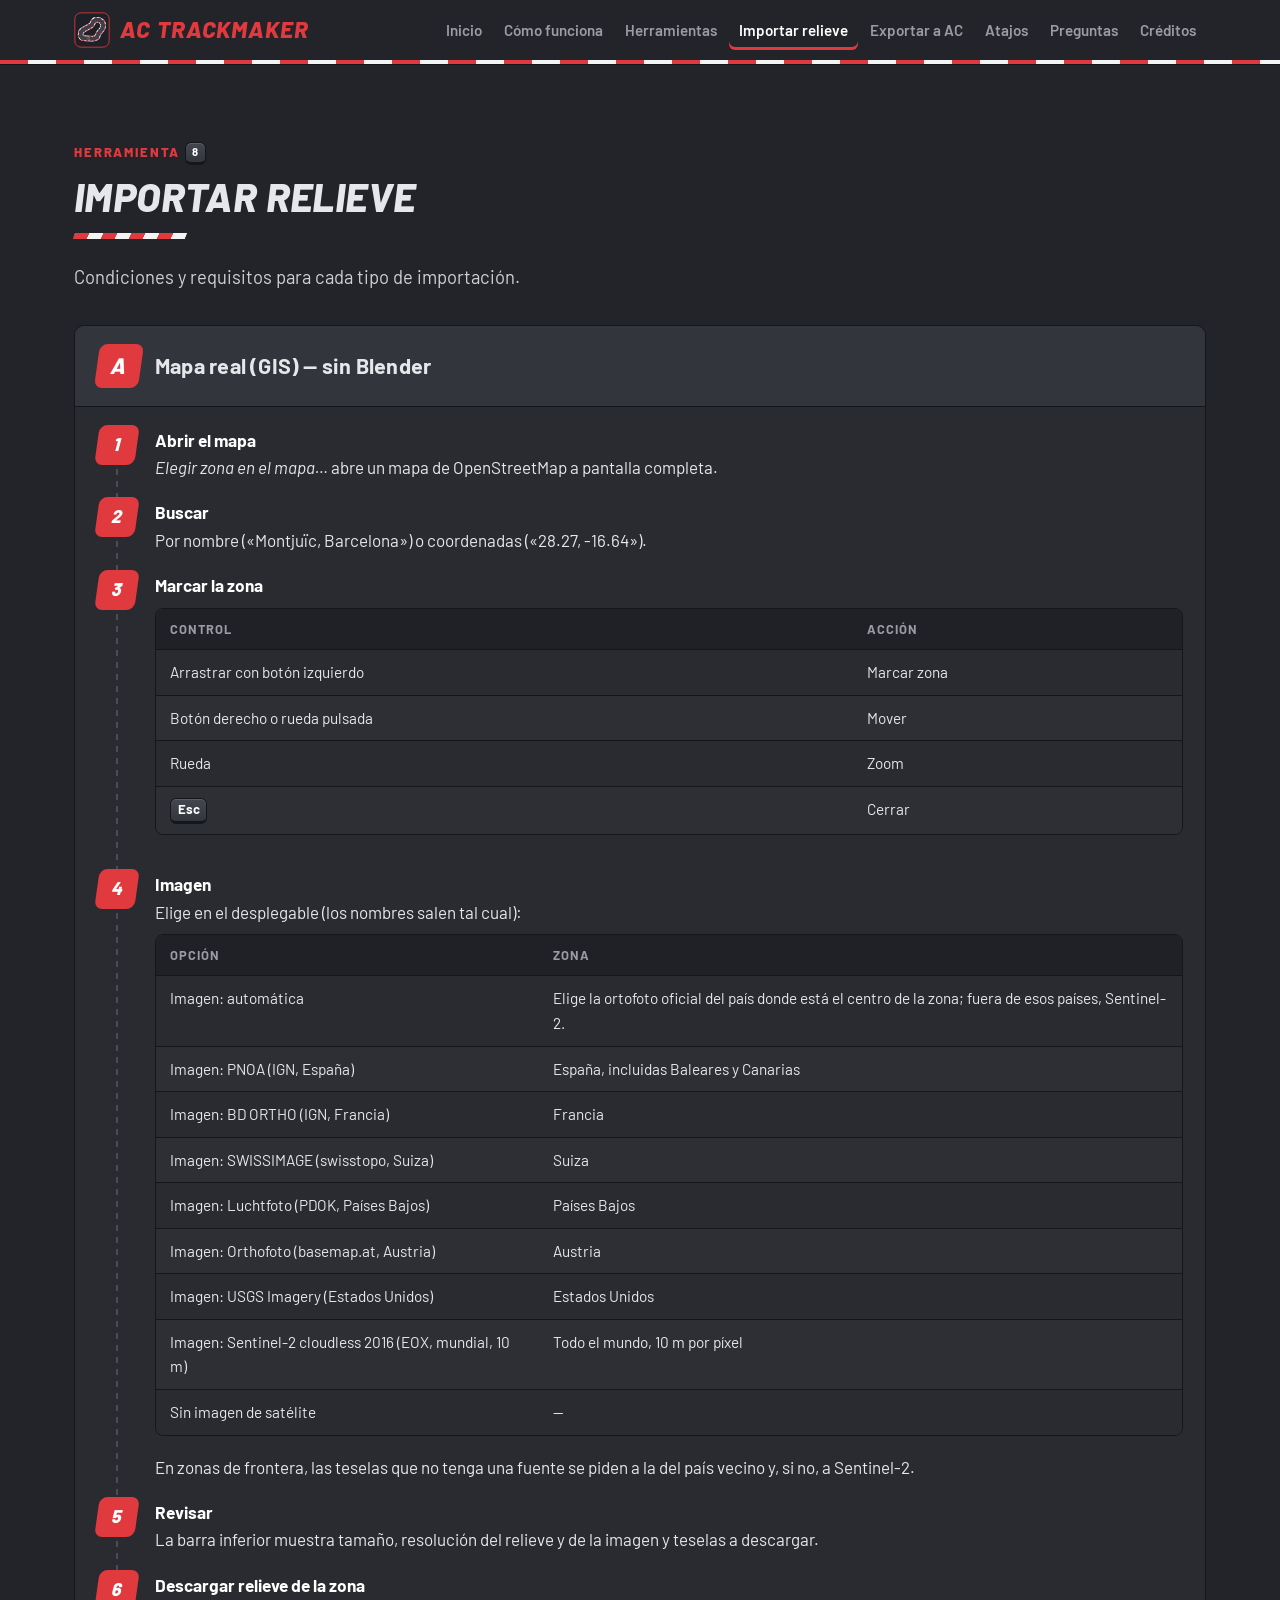
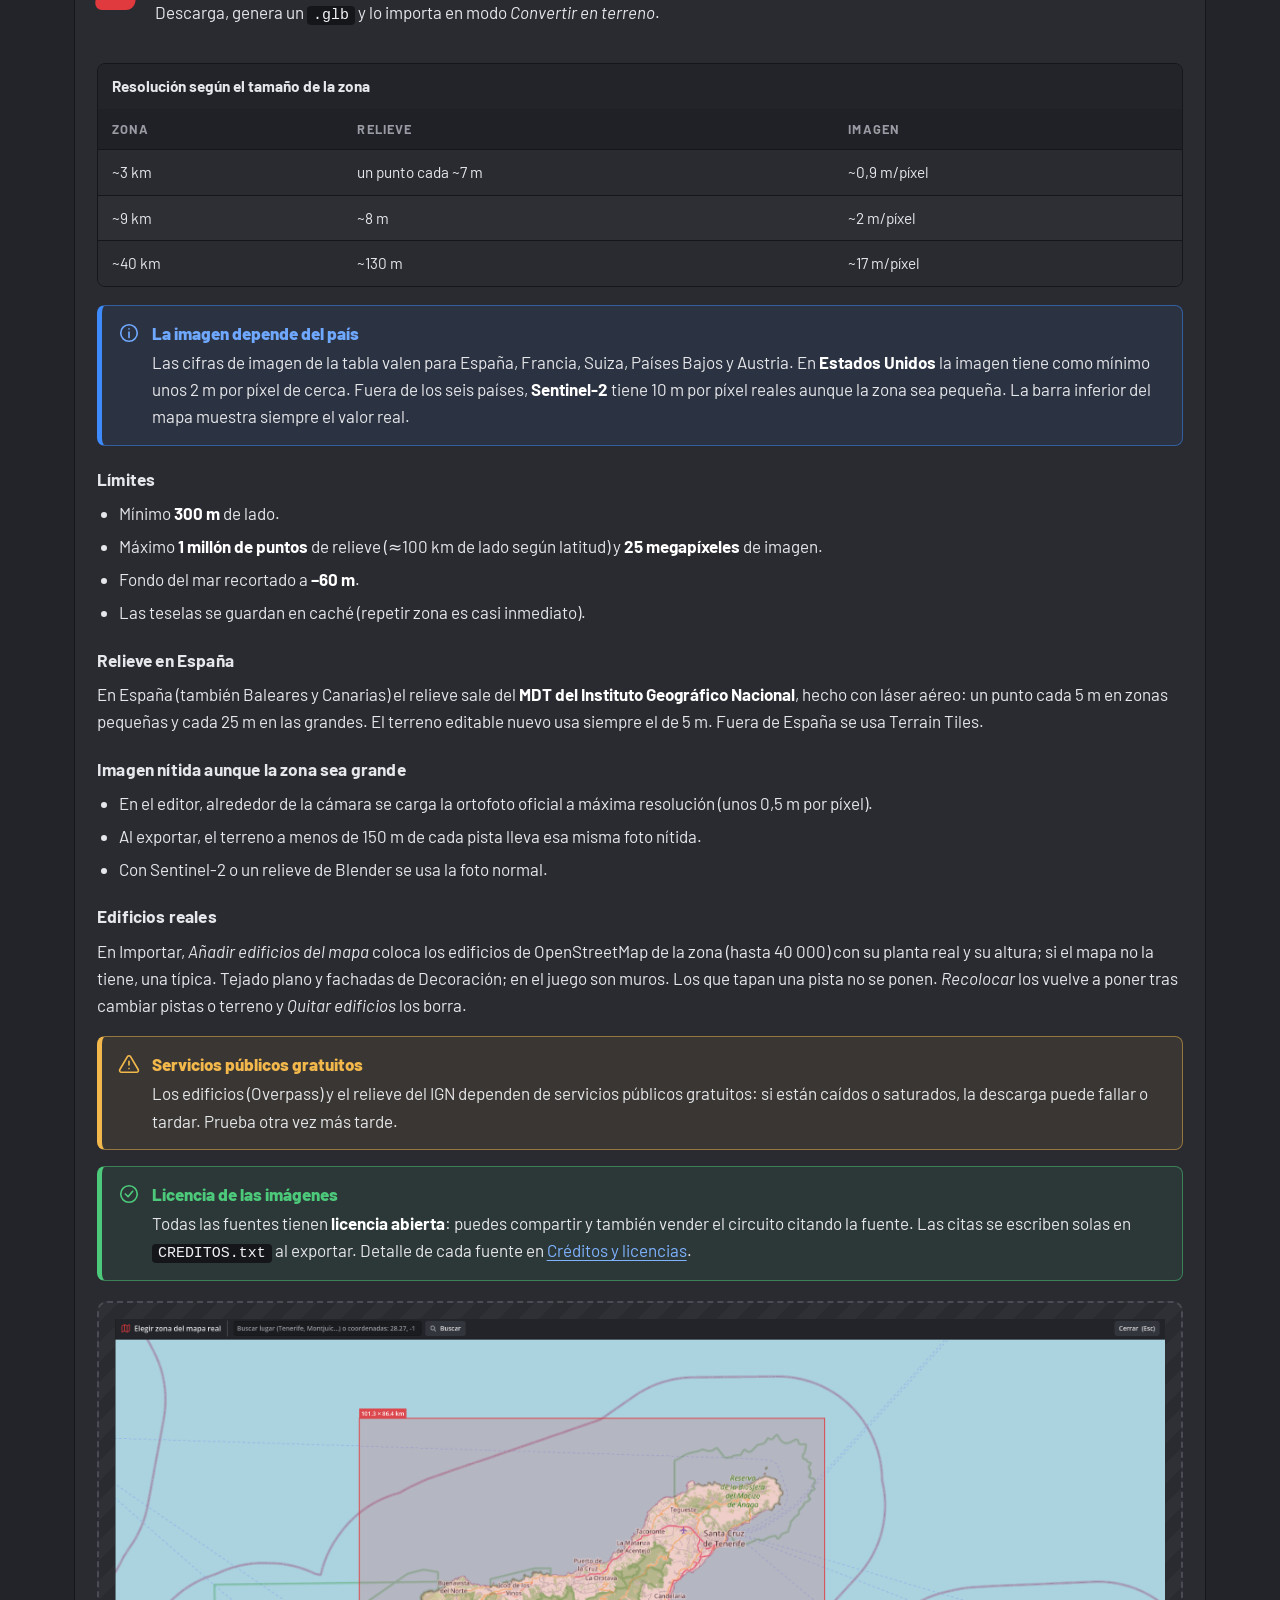
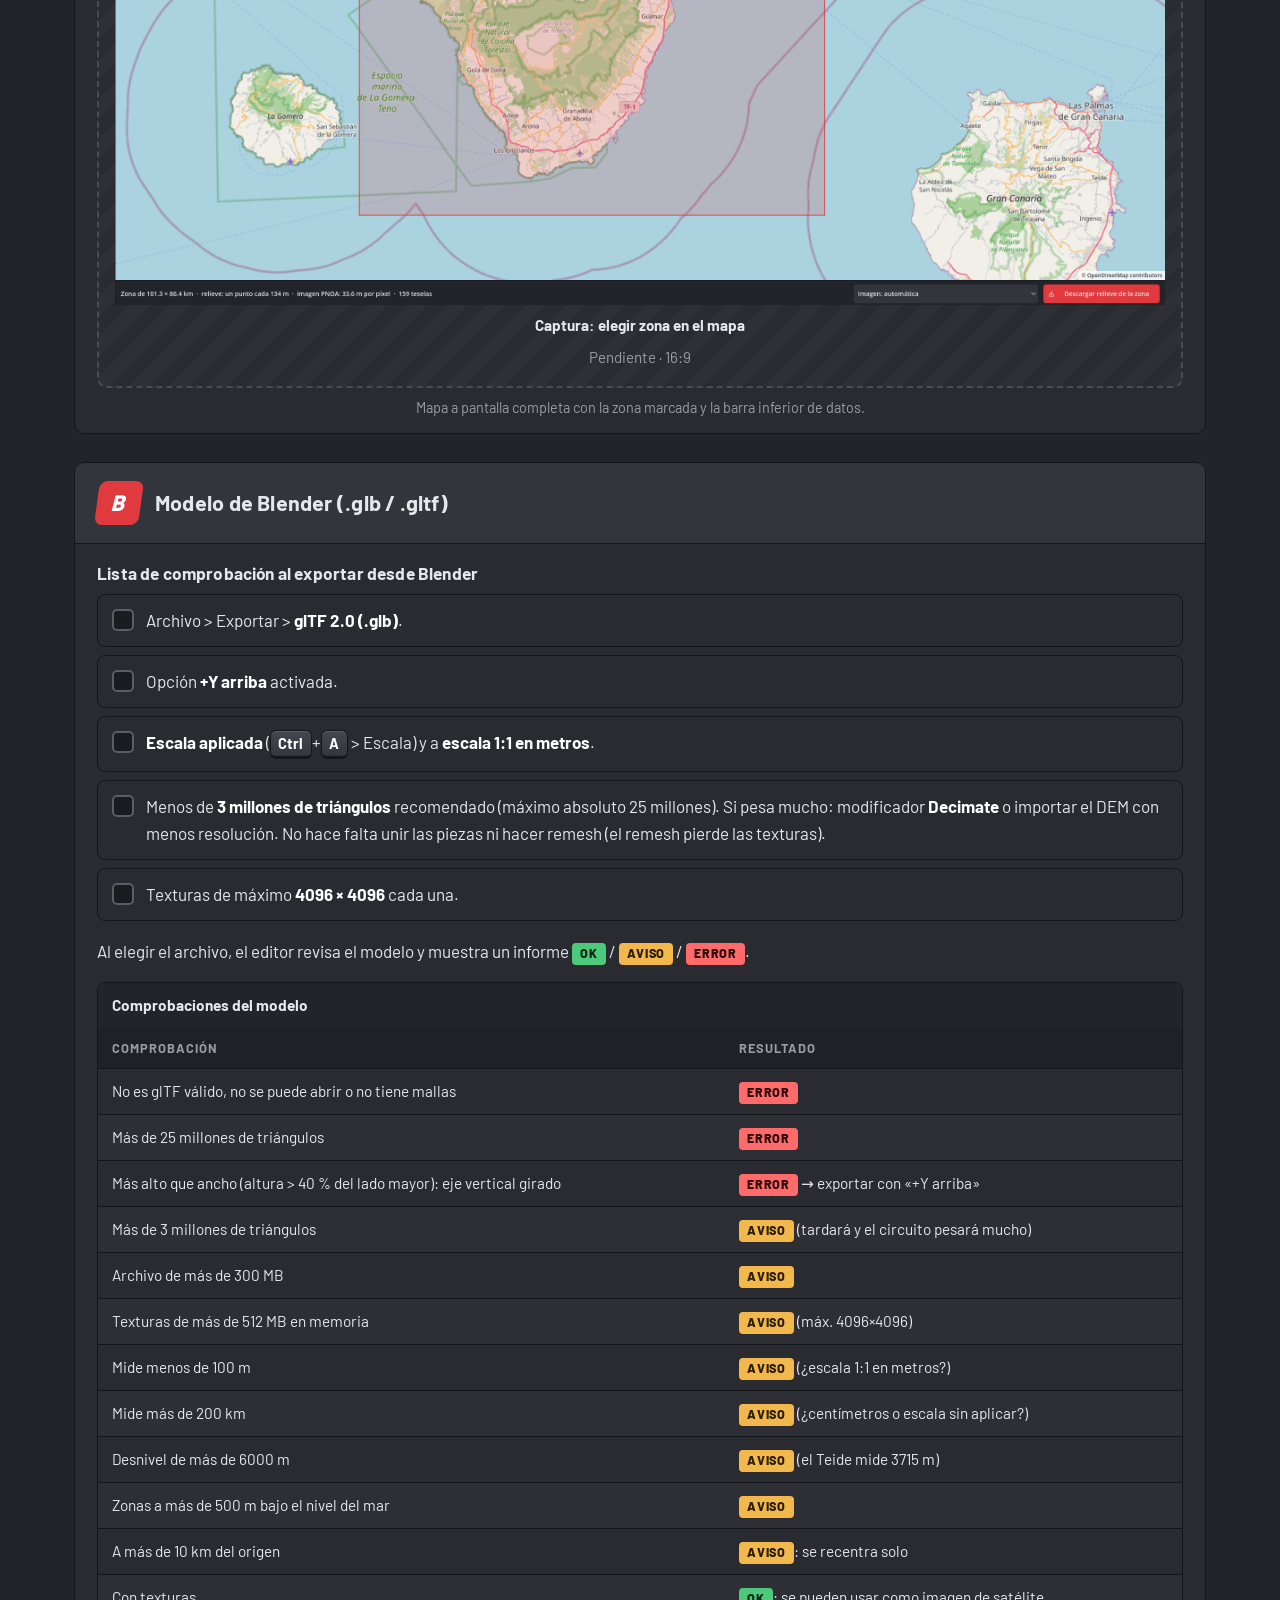
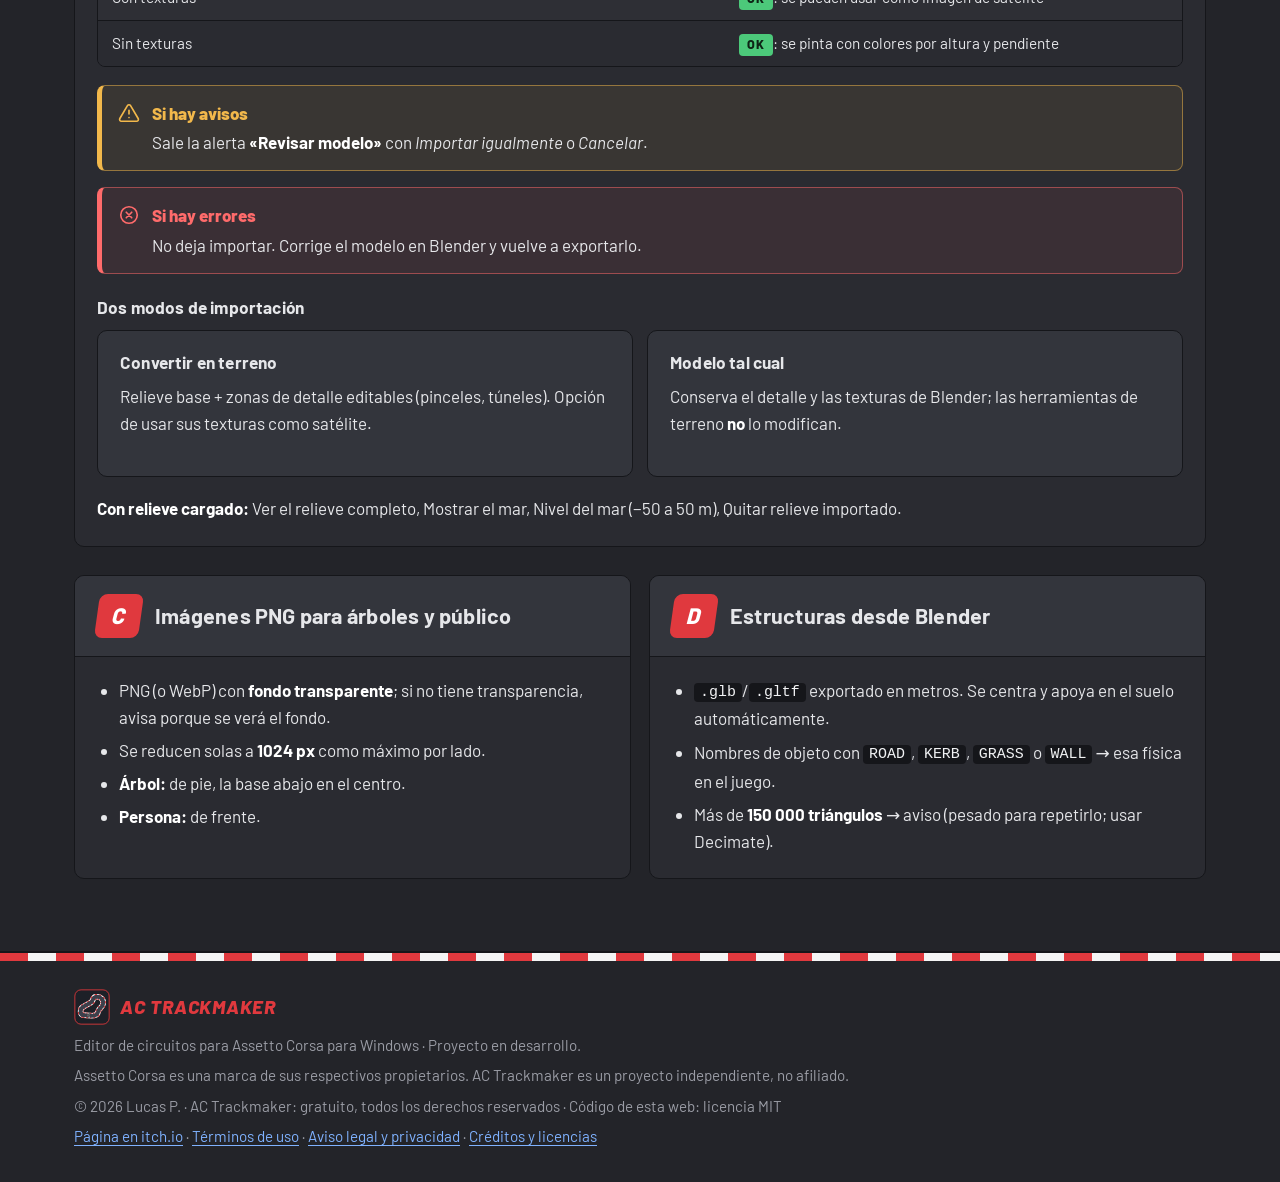
<file: docs/importar.html>
<!DOCTYPE html>
<html lang="es">
<head>
  <meta charset="utf-8">
  <meta name="viewport" content="width=device-width, initial-scale=1">
  <title>Importar relieve — AC Trackmaker</title>
  <meta name="description" content="Cómo importar el relieve real del mapa, modelos de Blender e imágenes en AC Trackmaker.">
  <meta name="theme-color" content="#1d2027">
  <link rel="icon" href="favicon.ico" sizes="48x48">
  <link rel="icon" href="icon.svg" type="image/svg+xml">
  <link rel="icon" href="favicon-32.png" type="image/png" sizes="32x32">
  <link rel="icon" href="favicon-16.png" type="image/png" sizes="16x16">
  <link rel="apple-touch-icon" href="apple-touch-icon.png">
  <link rel="manifest" href="site.webmanifest">
  <link rel="stylesheet" href="styles.css">
</head>
<body>

<!-- Iconos de línea (trazo blanco) -->
<svg width="0" height="0" style="position:absolute" aria-hidden="true" focusable="false">
  <defs>
    <symbol id="i-file" viewBox="0 0 24 24"><path d="M14 3H7a2 2 0 0 0-2 2v14a2 2 0 0 0 2 2h10a2 2 0 0 0 2-2V8z"/><path d="M14 3v5h5"/><path d="M9 13h6M9 17h4"/></symbol>
    <symbol id="i-route" viewBox="0 0 24 24"><circle cx="5" cy="18" r="2"/><circle cx="19" cy="6" r="2"/><path d="M7 18h7a3.5 3.5 0 0 0 0-7H10a3.5 3.5 0 0 1 0-7h7"/></symbol>
    <symbol id="i-wall" viewBox="0 0 24 24"><rect x="3" y="5" width="18" height="14" rx="1"/><path d="M3 9.7h18M3 14.3h18M9 5v4.7M15 5v4.7M6 9.7v4.6M12 9.7v4.6M18 9.7v4.6M9 14.3V19M15 14.3V19"/></symbol>
    <symbol id="i-mountain" viewBox="0 0 24 24"><path d="M2 20 9 7l4 7 2.5-3.5L22 20z"/><path d="m7.2 10.3 1.8 1.7 1.6-1.5"/></symbol>
    <symbol id="i-hole" viewBox="0 0 24 24"><path d="M3 14h4M17 14h4"/><ellipse cx="12" cy="14" rx="5" ry="2.2"/><path d="M7 14c0 3.5 2.2 6 5 6s5-2.5 5-6"/><path d="M12 4v5M9.5 6.5 12 9l2.5-2.5"/></symbol>
    <symbol id="i-tunnel" viewBox="0 0 24 24"><path d="M2 20h20"/><path d="M4 20V12a8 8 0 0 1 16 0v8"/><path d="M8 20v-7a4 4 0 0 1 8 0v7"/></symbol>
    <symbol id="i-flag" viewBox="0 0 24 24"><path d="M5 21V4"/><path d="M5 4h13l-2.5 4.5L18 13H5"/><path d="M9.3 4v9M13.6 4v9"/></symbol>
    <symbol id="i-tree" viewBox="0 0 24 24"><path d="M12 3 5 13h4l-3 5h12l-3-5h4z"/><path d="M12 18v3"/></symbol>
    <symbol id="i-import" viewBox="0 0 24 24"><path d="M12 3v12"/><path d="m7 10 5 5 5-5"/><path d="M4 17v2a2 2 0 0 0 2 2h12a2 2 0 0 0 2-2v-2"/></symbol>
    <symbol id="i-export" viewBox="0 0 24 24"><path d="M12 15V3"/><path d="m7 8 5-5 5 5"/><path d="M4 17v2a2 2 0 0 0 2 2h12a2 2 0 0 0 2-2v-2"/></symbol>
    <symbol id="i-globe" viewBox="0 0 24 24"><circle cx="12" cy="12" r="9"/><path d="M3 12h18M12 3a14 14 0 0 1 0 18M12 3a14 14 0 0 0 0 18"/></symbol>
    <symbol id="i-cube" viewBox="0 0 24 24"><path d="m12 2 9 5v10l-9 5-9-5V7z"/><path d="m3 7 9 5 9-5M12 12v10"/></symbol>
    <symbol id="i-image" viewBox="0 0 24 24"><rect x="3" y="4" width="18" height="16" rx="2"/><circle cx="9" cy="10" r="2"/><path d="m21 16-5-5-9 9"/></symbol>
    <symbol id="i-video" viewBox="0 0 24 24"><rect x="2" y="5" width="15" height="14" rx="2"/><path d="m17 10 5-3v10l-5-3z"/></symbol>
    <symbol id="i-keyboard" viewBox="0 0 24 24"><rect x="2" y="6" width="20" height="12" rx="2"/><path d="M6 10h.01M10 10h.01M14 10h.01M18 10h.01M7 14h10"/></symbol>
    <symbol id="i-help" viewBox="0 0 24 24"><circle cx="12" cy="12" r="9"/><path d="M9.5 9.5a2.5 2.5 0 1 1 3.5 2.3c-.7.3-1 .9-1 1.7v.5M12 17h.01"/></symbol>
    <symbol id="i-save" viewBox="0 0 24 24"><path d="M5 3h11l5 5v11a2 2 0 0 1-2 2H5a2 2 0 0 1-2-2V5a2 2 0 0 1 2-2z"/><path d="M7 3v5h8V3M7 21v-7h10v7"/></symbol>
    <symbol id="i-clock" viewBox="0 0 24 24"><circle cx="12" cy="12" r="9"/><path d="M12 7v5l3 2"/></symbol>
    <symbol id="i-layers" viewBox="0 0 24 24"><path d="m12 3 10 5-10 5L2 8z"/><path d="m2 13 10 5 10-5"/></symbol>
    <symbol id="i-check" viewBox="0 0 24 24"><circle cx="12" cy="12" r="9"/><path d="m8 12 3 3 5-6"/></symbol>
    <symbol id="i-alert" viewBox="0 0 24 24"><path d="M10.3 3.9 2 18a2 2 0 0 0 1.7 3h16.6a2 2 0 0 0 1.7-3L13.7 3.9a2 2 0 0 0-3.4 0z"/><path d="M12 9v4M12 17h.01"/></symbol>
    <symbol id="i-info" viewBox="0 0 24 24"><circle cx="12" cy="12" r="9"/><path d="M12 11v6M12 7.5h.01"/></symbol>
    <symbol id="i-error" viewBox="0 0 24 24"><circle cx="12" cy="12" r="9"/><path d="m9 9 6 6M15 9l-6 6"/></symbol>
    <symbol id="i-up" viewBox="0 0 24 24"><path d="M12 19V5M5 12l7-7 7 7"/></symbol>
    <symbol id="i-menu" viewBox="0 0 24 24"><path d="M4 7h16M4 12h16M4 17h16"/></symbol>
    <symbol id="i-search" viewBox="0 0 24 24"><circle cx="11" cy="11" r="7"/><path d="m20 20-4-4"/></symbol>
    <symbol id="i-chevron" viewBox="0 0 24 24"><path d="m6 9 6 6 6-6"/></symbol>
    <symbol id="i-monitor" viewBox="0 0 24 24"><rect x="2" y="4" width="20" height="13" rx="2"/><path d="M8 21h8M12 17v4"/></symbol>
    <symbol id="i-play" viewBox="0 0 24 24"><circle cx="12" cy="12" r="9"/><path d="m10 8 6 4-6 4z"/></symbol>
    <symbol id="i-users" viewBox="0 0 24 24"><circle cx="9" cy="8" r="3"/><path d="M3 20v-1a5 5 0 0 1 5-5h2a5 5 0 0 1 5 5v1"/><circle cx="17" cy="9" r="2.5"/><path d="M17 14a4 4 0 0 1 4 4v2"/></symbol>
    <symbol id="i-building" viewBox="0 0 24 24"><path d="M4 21V5l8-2v18M12 8l8 2v11M2 21h20"/><path d="M7 8h2M7 12h2M7 16h2M15 13h2M15 17h2"/></symbol>
    <symbol id="i-folder" viewBox="0 0 24 24"><path d="M3 6a2 2 0 0 1 2-2h4l2 2h8a2 2 0 0 1 2 2v10a2 2 0 0 1-2 2H5a2 2 0 0 1-2-2z"/></symbol>
    <symbol id="i-satellite" viewBox="0 0 24 24"><path d="m7 7 4 4M4 10l3-3 3 3-3 3zM13 14l3-3 3 3-3 3z"/><path d="m10 10 4 4"/><path d="M15 21a6 6 0 0 0 6-6M15 18a3 3 0 0 0 3-3"/></symbol>
    <symbol id="i-shield" viewBox="0 0 24 24"><path d="M12 3 4 6v6c0 5 3.5 8 8 9 4.5-1 8-4 8-9V6z"/><path d="m9 12 2 2 4-4"/></symbol>
    <symbol id="i-scale" viewBox="0 0 24 24"><path d="M12 3v18M5 21h14M4 7h16"/><path d="m4 7-2 6a3 3 0 0 0 4 0zM20 7l-2 6a3 3 0 0 0 4 0z"/></symbol>
  </defs>
</svg>

<a class="skip-link" href="#contenido">Saltar al contenido</a>

<header class="site-header">
  <div class="header-inner">
    <a class="logo" href="index.html" aria-label="AC Trackmaker — ir al inicio"><img class="logo-icon" src="icon.svg" alt="" width="36" height="36">AC TRACKMAKER</a>
    <button class="nav-toggle" type="button" aria-expanded="false" aria-controls="menu-principal">
      <svg class="icon" aria-hidden="true"><use href="#i-menu"/></svg>
      <span>Menú</span>
    </button>
    <nav class="main-nav" id="menu-principal" aria-label="Menú principal">
      <ul>
        <li><a href="index.html">Inicio</a></li>
        <li><a href="index.html#como-funciona">Cómo funciona</a></li>
        <li><a href="herramientas.html">Herramientas</a></li>
        <li><a href="importar.html" class="active" aria-current="page">Importar relieve</a></li>
        <li><a href="exportar.html">Exportar a AC</a></li>
        <li><a href="atajos.html">Atajos</a></li>
        <li><a href="faq.html">Preguntas</a></li>
        <li><a href="legal.html">Créditos</a></li>
      </ul>
    </nav>
  </div>
  <div class="kerb" aria-hidden="true"></div>
</header>

<main id="contenido">
  <!-- =========================================================
       IMPORTAR RELIEVE
       ========================================================= -->
  <section class="section section--alt" id="importar" aria-labelledby="titulo-importar">
    <div class="container">
      <div class="section-head">
        <span class="eyebrow">Herramienta <kbd>8</kbd></span>
        <h2 id="titulo-importar">Importar relieve</h2>
        <p class="lead">Condiciones y requisitos para cada tipo de importación.</p>
      </div>

      <!-- A) GIS -->
      <article class="import-block" id="importar-mapa" aria-labelledby="imp-a">
        <header>
          <span class="import-letter" aria-hidden="true">A</span>
          <h3 id="imp-a">Mapa real (GIS) — sin Blender</h3>
        </header>
        <div class="import-body">
          <ol class="steps">
            <li><strong>Abrir el mapa</strong><em>Elegir zona en el mapa…</em> abre un mapa de OpenStreetMap a pantalla completa.</li>
            <li><strong>Buscar</strong>Por nombre («Montjuïc, Barcelona») o coordenadas («28.27, -16.64»).</li>
            <li><strong>Marcar la zona</strong>
              <div class="table-wrap" style="margin-top:8px">
                <table>
                  <thead><tr><th scope="col">Control</th><th scope="col">Acción</th></tr></thead>
                  <tbody>
                    <tr><td>Arrastrar con botón izquierdo</td><td>Marcar zona</td></tr>
                    <tr><td>Botón derecho o rueda pulsada</td><td>Mover</td></tr>
                    <tr><td>Rueda</td><td>Zoom</td></tr>
                    <tr><td><kbd>Esc</kbd></td><td>Cerrar</td></tr>
                  </tbody>
                </table>
              </div>
            </li>
            <li><strong>Imagen</strong>
              Elige en el desplegable (los nombres salen tal cual):
              <div class="table-wrap" style="margin-top:8px">
                <table>
                  <thead><tr><th scope="col">Opción</th><th scope="col">Zona</th></tr></thead>
                  <tbody>
                    <tr><td>Imagen: automática</td><td>Elige la ortofoto oficial del país donde está el centro de la zona; fuera de esos países, Sentinel-2.</td></tr>
                    <tr><td>Imagen: PNOA (IGN, España)</td><td>España, incluidas Baleares y Canarias</td></tr>
                    <tr><td>Imagen: BD ORTHO (IGN, Francia)</td><td>Francia</td></tr>
                    <tr><td>Imagen: SWISSIMAGE (swisstopo, Suiza)</td><td>Suiza</td></tr>
                    <tr><td>Imagen: Luchtfoto (PDOK, Países Bajos)</td><td>Países Bajos</td></tr>
                    <tr><td>Imagen: Orthofoto (basemap.at, Austria)</td><td>Austria</td></tr>
                    <tr><td>Imagen: USGS Imagery (Estados Unidos)</td><td>Estados Unidos</td></tr>
                    <tr><td>Imagen: Sentinel-2 cloudless 2016 (EOX, mundial, 10 m)</td><td>Todo el mundo, 10 m por píxel</td></tr>
                    <tr><td>Sin imagen de satélite</td><td>—</td></tr>
                  </tbody>
                </table>
              </div>
              En zonas de frontera, las teselas que no tenga una fuente se piden a la del país vecino y, si no, a Sentinel-2.
            </li>
            <li><strong>Revisar</strong>La barra inferior muestra tamaño, resolución del relieve y de la imagen y teselas a descargar.</li>
            <li><strong>Descargar relieve de la zona</strong>Descarga, genera un <code>.glb</code> y lo importa en modo <em>Convertir en terreno</em>.</li>
          </ol>

          <div class="table-wrap">
            <table>
              <caption>Resolución según el tamaño de la zona</caption>
              <thead><tr><th scope="col">Zona</th><th scope="col">Relieve</th><th scope="col">Imagen</th></tr></thead>
              <tbody>
                <tr><td>~3 km</td><td>un punto cada ~7 m</td><td>~0,9 m/píxel</td></tr>
                <tr><td>~9 km</td><td>~8 m</td><td>~2 m/píxel</td></tr>
                <tr><td>~40 km</td><td>~130 m</td><td>~17 m/píxel</td></tr>
              </tbody>
            </table>
          </div>
          <div class="callout callout--tip">
            <svg class="icon" aria-hidden="true"><use href="#i-info"/></svg>
            <div><span class="callout-title">La imagen depende del país</span>
              <p>Las cifras de imagen de la tabla valen para España, Francia, Suiza, Países Bajos y Austria. En <strong>Estados Unidos</strong> la imagen tiene como mínimo unos 2 m por píxel de cerca. Fuera de los seis países, <strong>Sentinel-2</strong> tiene 10 m por píxel reales aunque la zona sea pequeña. La barra inferior del mapa muestra siempre el valor real.</p></div>
          </div>

          <h4>Límites</h4>
          <ul>
            <li>Mínimo <strong>300 m</strong> de lado.</li>
            <li>Máximo <strong>1 millón de puntos</strong> de relieve (≈100 km de lado según latitud) y <strong>25 megapíxeles</strong> de imagen.</li>
            <li>Fondo del mar recortado a <strong>−60 m</strong>.</li>
            <li>Las teselas se guardan en caché (repetir zona es casi inmediato).</li>
          </ul>

          <h4>Relieve en España</h4>
          <p>En España (también Baleares y Canarias) el relieve sale del <strong>MDT del Instituto Geográfico Nacional</strong>, hecho con láser aéreo: un punto cada 5 m en zonas pequeñas y cada 25 m en las grandes. El terreno editable nuevo usa siempre el de 5 m. Fuera de España se usa Terrain Tiles.</p>

          <h4>Imagen nítida aunque la zona sea grande</h4>
          <ul>
            <li>En el editor, alrededor de la cámara se carga la ortofoto oficial a máxima resolución (unos 0,5 m por píxel).</li>
            <li>Al exportar, el terreno a menos de 150 m de cada pista lleva esa misma foto nítida.</li>
            <li>Con Sentinel-2 o un relieve de Blender se usa la foto normal.</li>
          </ul>

          <h4>Edificios reales</h4>
          <p>En Importar, <em>Añadir edificios del mapa</em> coloca los edificios de OpenStreetMap de la zona (hasta 40 000) con su planta real y su altura; si el mapa no la tiene, una típica. Tejado plano y fachadas de Decoración; en el juego son muros. Los que tapan una pista no se ponen. <em>Recolocar</em> los vuelve a poner tras cambiar pistas o terreno y <em>Quitar edificios</em> los borra.</p>
          <div class="callout callout--warn">
            <svg class="icon" aria-hidden="true"><use href="#i-alert"/></svg>
            <div><span class="callout-title">Servicios públicos gratuitos</span>
              <p>Los edificios (Overpass) y el relieve del IGN dependen de servicios públicos gratuitos: si están caídos o saturados, la descarga puede fallar o tardar. Prueba otra vez más tarde.</p></div>
          </div>

          <div class="callout callout--ok">
            <svg class="icon" aria-hidden="true"><use href="#i-check"/></svg>
            <div><span class="callout-title">Licencia de las imágenes</span>
              <p>Todas las fuentes tienen <strong>licencia abierta</strong>: puedes compartir y también vender el circuito citando la fuente. Las citas se escriben solas en <code>CREDITOS.txt</code> al exportar. Detalle de cada fuente en <a href="legal.html#creditos">Créditos y licencias</a>.</p></div>
          </div>

          <!-- PENDIENTE: captura del mapa de selección de zona -->
          <figure class="shot">
            <div class="placeholder" role="img" aria-label="Marcador: captura del mapa de OpenStreetMap con una zona marcada (pendiente)">
              <img src="imagenes/selecion_mapa.png" alt="">
              <strong>Captura: elegir zona en el mapa</strong><span>Pendiente · 16:9</span>
            </div>
            <figcaption>Mapa a pantalla completa con la zona marcada y la barra inferior de datos.</figcaption>
          </figure>
        </div>
      </article>

      <!-- B) Blender -->
      <article class="import-block" id="importar-blender" aria-labelledby="imp-b">
        <header>
          <span class="import-letter" aria-hidden="true">B</span>
          <h3 id="imp-b">Modelo de Blender (.glb / .gltf)</h3>
        </header>
        <div class="import-body">
          <h4 style="margin-top:0">Lista de comprobación al exportar desde Blender</h4>
          <ul class="checklist">
            <li><label><input type="checkbox"><span>Archivo &gt; Exportar &gt; <strong>glTF 2.0 (.glb)</strong>.</span></label></li>
            <li><label><input type="checkbox"><span>Opción <strong>+Y arriba</strong> activada.</span></label></li>
            <li><label><input type="checkbox"><span><strong>Escala aplicada</strong> (<kbd>Ctrl</kbd>+<kbd>A</kbd> &gt; Escala) y a <strong>escala 1:1 en metros</strong>.</span></label></li>
            <li><label><input type="checkbox"><span>Menos de <strong>3 millones de triángulos</strong> recomendado (máximo absoluto 25 millones). Si pesa mucho: modificador <strong>Decimate</strong> o importar el DEM con menos resolución. No hace falta unir las piezas ni hacer remesh (el remesh pierde las texturas).</span></label></li>
            <li><label><input type="checkbox"><span>Texturas de máximo <strong>4096 × 4096</strong> cada una.</span></label></li>
          </ul>

          <p>Al elegir el archivo, el editor revisa el modelo y muestra un informe <span class="tag tag--ok">OK</span> / <span class="tag tag--warn">AVISO</span> / <span class="tag tag--error">ERROR</span>.</p>
          <div class="table-wrap">
            <table>
              <caption>Comprobaciones del modelo</caption>
              <thead><tr><th scope="col">Comprobación</th><th scope="col">Resultado</th></tr></thead>
              <tbody>
                <tr><td>No es glTF válido, no se puede abrir o no tiene mallas</td><td><span class="tag tag--error">ERROR</span></td></tr>
                <tr><td>Más de 25 millones de triángulos</td><td><span class="tag tag--error">ERROR</span></td></tr>
                <tr><td>Más alto que ancho (altura &gt; 40 % del lado mayor): eje vertical girado</td><td><span class="tag tag--error">ERROR</span> → exportar con «+Y arriba»</td></tr>
                <tr><td>Más de 3 millones de triángulos</td><td><span class="tag tag--warn">AVISO</span> (tardará y el circuito pesará mucho)</td></tr>
                <tr><td>Archivo de más de 300 MB</td><td><span class="tag tag--warn">AVISO</span></td></tr>
                <tr><td>Texturas de más de 512 MB en memoria</td><td><span class="tag tag--warn">AVISO</span> (máx. 4096×4096)</td></tr>
                <tr><td>Mide menos de 100 m</td><td><span class="tag tag--warn">AVISO</span> (¿escala 1:1 en metros?)</td></tr>
                <tr><td>Mide más de 200 km</td><td><span class="tag tag--warn">AVISO</span> (¿centímetros o escala sin aplicar?)</td></tr>
                <tr><td>Desnivel de más de 6000 m</td><td><span class="tag tag--warn">AVISO</span> (el Teide mide 3715 m)</td></tr>
                <tr><td>Zonas a más de 500 m bajo el nivel del mar</td><td><span class="tag tag--warn">AVISO</span></td></tr>
                <tr><td>A más de 10 km del origen</td><td><span class="tag tag--warn">AVISO</span>: se recentra solo</td></tr>
                <tr><td>Con texturas</td><td><span class="tag tag--ok">OK</span>: se pueden usar como imagen de satélite</td></tr>
                <tr><td>Sin texturas</td><td><span class="tag tag--ok">OK</span>: se pinta con colores por altura y pendiente</td></tr>
              </tbody>
            </table>
          </div>

          <div class="callout callout--warn">
            <svg class="icon" aria-hidden="true"><use href="#i-alert"/></svg>
            <div><span class="callout-title">Si hay avisos</span>
              <p>Sale la alerta <strong>«Revisar modelo»</strong> con <em>Importar igualmente</em> o <em>Cancelar</em>.</p></div>
          </div>
          <div class="callout callout--error">
            <svg class="icon" aria-hidden="true"><use href="#i-error"/></svg>
            <div><span class="callout-title">Si hay errores</span>
              <p>No deja importar. Corrige el modelo en Blender y vuelve a exportarlo.</p></div>
          </div>

          <h4>Dos modos de importación</h4>
          <div class="mode-cards">
            <div class="card">
              <h4>Convertir en terreno</h4>
              <p>Relieve base + zonas de detalle editables (pinceles, túneles). Opción de usar sus texturas como satélite.</p>
            </div>
            <div class="card">
              <h4>Modelo tal cual</h4>
              <p>Conserva el detalle y las texturas de Blender; las herramientas de terreno <strong>no</strong> lo modifican.</p>
            </div>
          </div>

          <p><strong>Con relieve cargado:</strong> Ver el relieve completo, Mostrar el mar, Nivel del mar (−50 a 50 m), Quitar relieve importado.</p>
        </div>
      </article>

      <div class="grid grid--2">
        <!-- C) PNG -->
        <article class="import-block" id="importar-png" aria-labelledby="imp-c" style="margin-bottom:0">
          <header>
            <span class="import-letter" aria-hidden="true">C</span>
            <h3 id="imp-c">Imágenes PNG para árboles y público</h3>
          </header>
          <div class="import-body">
            <ul>
              <li>PNG (o WebP) con <strong>fondo transparente</strong>; si no tiene transparencia, avisa porque se verá el fondo.</li>
              <li>Se reducen solas a <strong>1024 px</strong> como máximo por lado.</li>
              <li><strong>Árbol:</strong> de pie, la base abajo en el centro.</li>
              <li><strong>Persona:</strong> de frente.</li>
            </ul>
          </div>
        </article>

        <!-- D) Estructuras -->
        <article class="import-block" id="importar-estructuras" aria-labelledby="imp-d" style="margin-bottom:0">
          <header>
            <span class="import-letter" aria-hidden="true">D</span>
            <h3 id="imp-d">Estructuras desde Blender</h3>
          </header>
          <div class="import-body">
            <ul>
              <li><code>.glb</code>/<code>.gltf</code> exportado en metros. Se centra y apoya en el suelo automáticamente.</li>
              <li>Nombres de objeto con <code>ROAD</code>, <code>KERB</code>, <code>GRASS</code> o <code>WALL</code> → esa física en el juego.</li>
              <li>Más de <strong>150 000 triángulos</strong> → aviso (pesado para repetirlo; usar Decimate).</li>
            </ul>
          </div>
        </article>
      </div>
    </div>
  </section>
</main>

<footer class="site-footer">
  <div class="kerb" aria-hidden="true"></div>
  <div class="container">
    <a class="logo" href="index.html"><img class="logo-icon" src="icon.svg" alt="" width="36" height="36">AC TRACKMAKER</a>
    <p>Editor de circuitos para Assetto Corsa para Windows · Proyecto en desarrollo.</p>
    <p>Assetto Corsa es una marca de sus respectivos propietarios. AC Trackmaker es un proyecto independiente, no afiliado.</p>
    <p>© 2026 Lucas P. · AC Trackmaker: gratuito, todos los derechos reservados · Código de esta web: licencia MIT</p>
    <p><a href="https://lklukaslk.itch.io/ac-trackmaker" target="_blank" rel="noopener">Página en itch.io</a> · <a href="legal.html#terminos">Términos de uso</a> · <a href="legal.html#legal">Aviso legal y privacidad</a> · <a href="legal.html#creditos">Créditos y licencias</a></p>
  </div>
</footer>

<button class="to-top" id="to-top" type="button" aria-label="Volver arriba">
  <svg class="icon" aria-hidden="true"><use href="#i-up"/></svg>
</button>

<script src="script.js"></script>
</body>
</html>
</file>
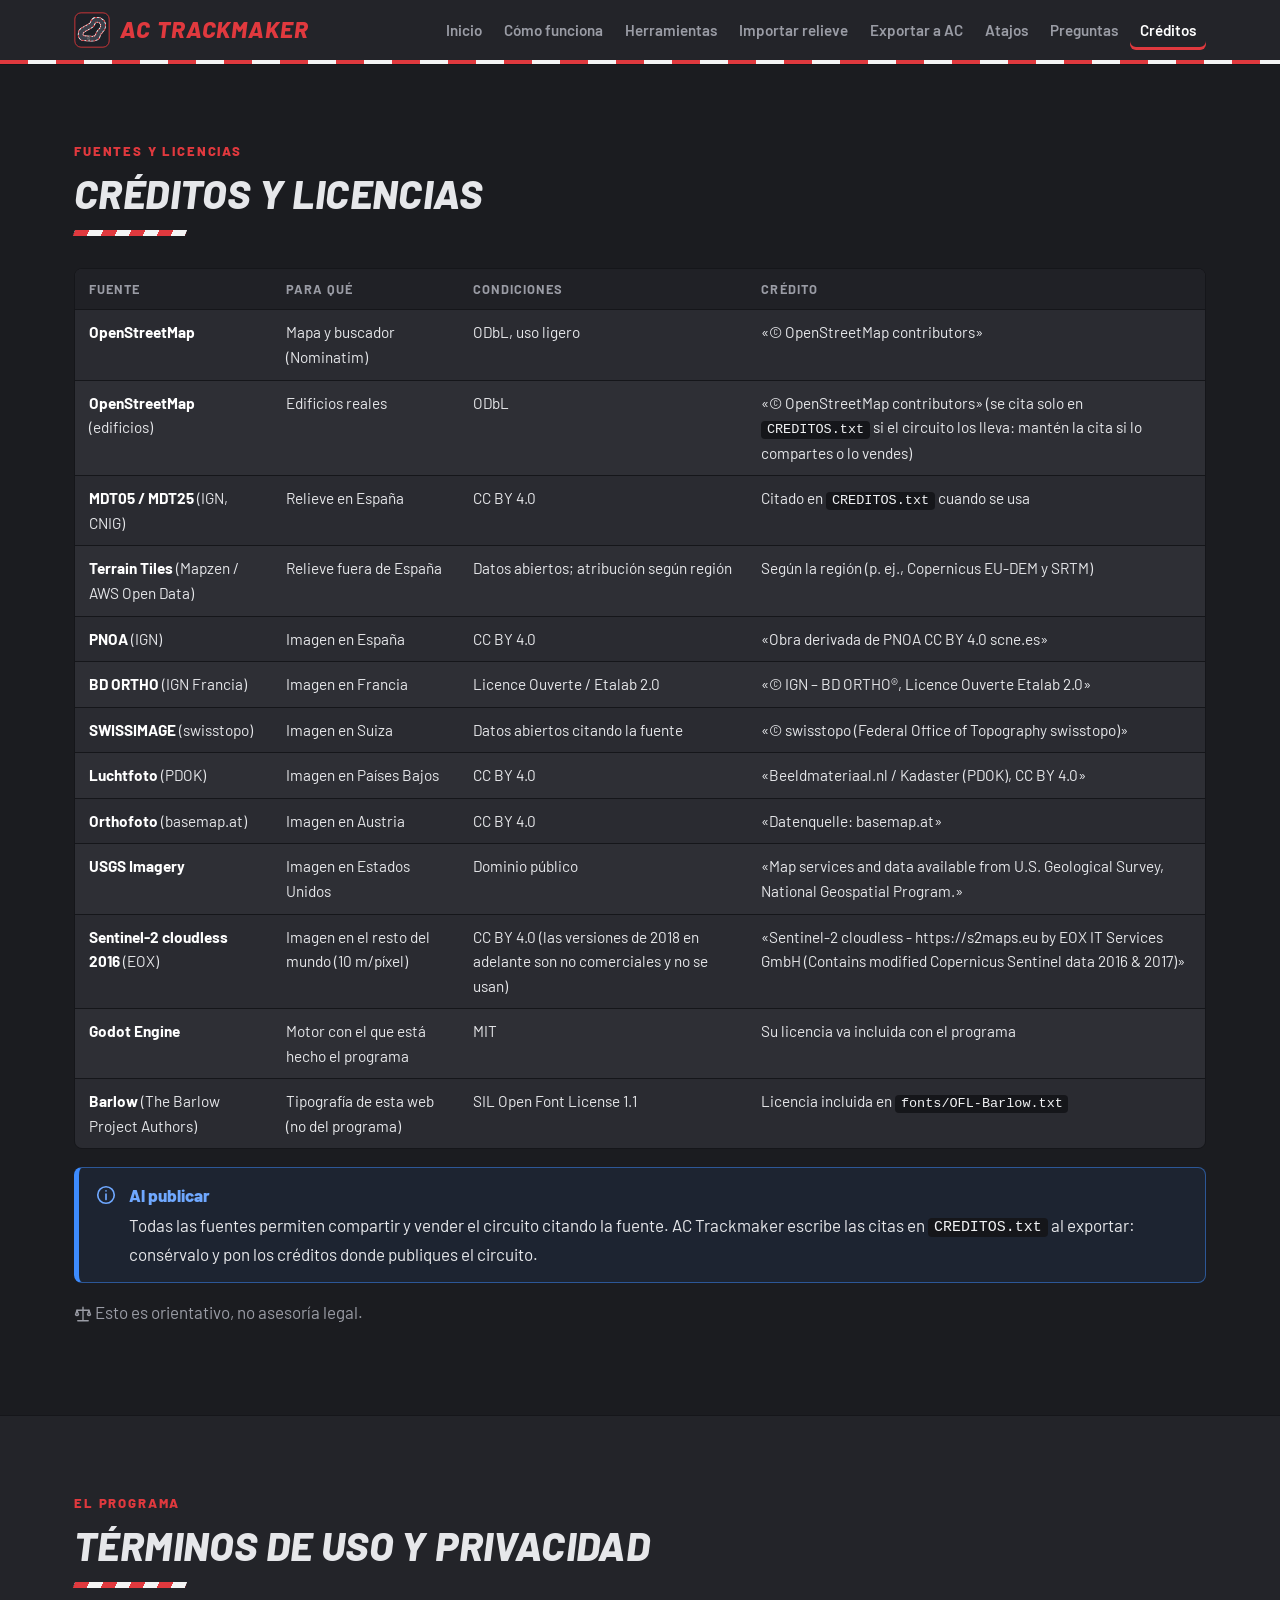
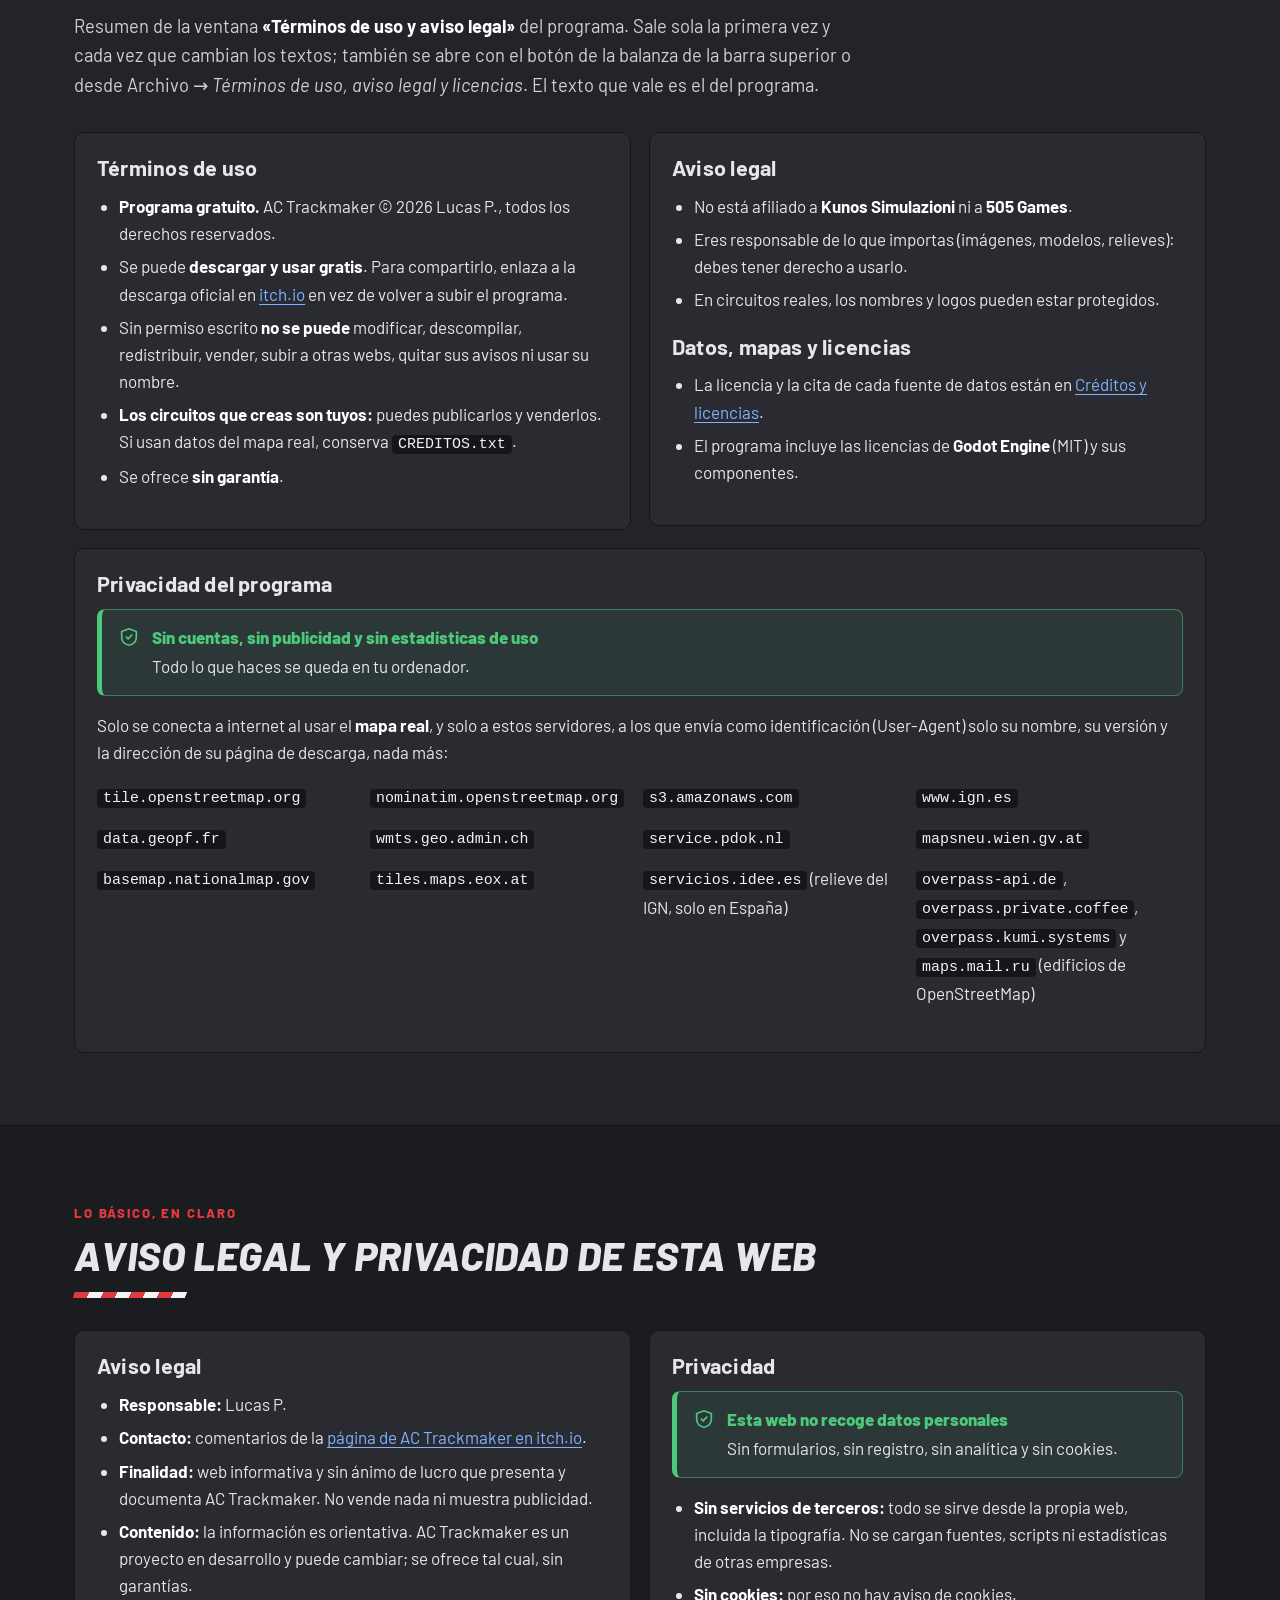
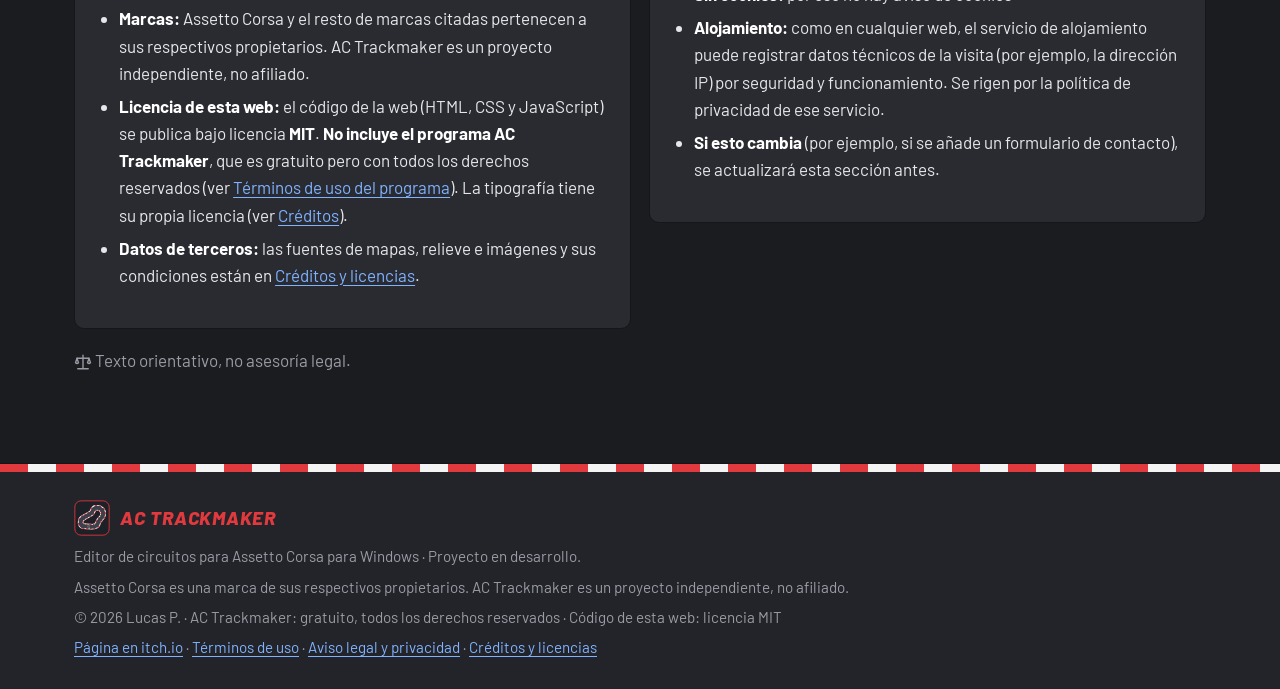
<file: docs/legal.html>
<!DOCTYPE html>
<html lang="es">
<head>
  <meta charset="utf-8">
  <meta name="viewport" content="width=device-width, initial-scale=1">
  <title>Créditos, términos y aviso legal — AC Trackmaker</title>
  <meta name="description" content="Créditos y licencias de los datos, términos de uso, privacidad y aviso legal de AC Trackmaker.">
  <meta name="theme-color" content="#1d2027">
  <link rel="icon" href="favicon.ico" sizes="48x48">
  <link rel="icon" href="icon.svg" type="image/svg+xml">
  <link rel="icon" href="favicon-32.png" type="image/png" sizes="32x32">
  <link rel="icon" href="favicon-16.png" type="image/png" sizes="16x16">
  <link rel="apple-touch-icon" href="apple-touch-icon.png">
  <link rel="manifest" href="site.webmanifest">
  <link rel="stylesheet" href="styles.css">
</head>
<body>

<!-- Iconos de línea (trazo blanco) -->
<svg width="0" height="0" style="position:absolute" aria-hidden="true" focusable="false">
  <defs>
    <symbol id="i-file" viewBox="0 0 24 24"><path d="M14 3H7a2 2 0 0 0-2 2v14a2 2 0 0 0 2 2h10a2 2 0 0 0 2-2V8z"/><path d="M14 3v5h5"/><path d="M9 13h6M9 17h4"/></symbol>
    <symbol id="i-route" viewBox="0 0 24 24"><circle cx="5" cy="18" r="2"/><circle cx="19" cy="6" r="2"/><path d="M7 18h7a3.5 3.5 0 0 0 0-7H10a3.5 3.5 0 0 1 0-7h7"/></symbol>
    <symbol id="i-wall" viewBox="0 0 24 24"><rect x="3" y="5" width="18" height="14" rx="1"/><path d="M3 9.7h18M3 14.3h18M9 5v4.7M15 5v4.7M6 9.7v4.6M12 9.7v4.6M18 9.7v4.6M9 14.3V19M15 14.3V19"/></symbol>
    <symbol id="i-mountain" viewBox="0 0 24 24"><path d="M2 20 9 7l4 7 2.5-3.5L22 20z"/><path d="m7.2 10.3 1.8 1.7 1.6-1.5"/></symbol>
    <symbol id="i-hole" viewBox="0 0 24 24"><path d="M3 14h4M17 14h4"/><ellipse cx="12" cy="14" rx="5" ry="2.2"/><path d="M7 14c0 3.5 2.2 6 5 6s5-2.5 5-6"/><path d="M12 4v5M9.5 6.5 12 9l2.5-2.5"/></symbol>
    <symbol id="i-tunnel" viewBox="0 0 24 24"><path d="M2 20h20"/><path d="M4 20V12a8 8 0 0 1 16 0v8"/><path d="M8 20v-7a4 4 0 0 1 8 0v7"/></symbol>
    <symbol id="i-flag" viewBox="0 0 24 24"><path d="M5 21V4"/><path d="M5 4h13l-2.5 4.5L18 13H5"/><path d="M9.3 4v9M13.6 4v9"/></symbol>
    <symbol id="i-tree" viewBox="0 0 24 24"><path d="M12 3 5 13h4l-3 5h12l-3-5h4z"/><path d="M12 18v3"/></symbol>
    <symbol id="i-import" viewBox="0 0 24 24"><path d="M12 3v12"/><path d="m7 10 5 5 5-5"/><path d="M4 17v2a2 2 0 0 0 2 2h12a2 2 0 0 0 2-2v-2"/></symbol>
    <symbol id="i-export" viewBox="0 0 24 24"><path d="M12 15V3"/><path d="m7 8 5-5 5 5"/><path d="M4 17v2a2 2 0 0 0 2 2h12a2 2 0 0 0 2-2v-2"/></symbol>
    <symbol id="i-globe" viewBox="0 0 24 24"><circle cx="12" cy="12" r="9"/><path d="M3 12h18M12 3a14 14 0 0 1 0 18M12 3a14 14 0 0 0 0 18"/></symbol>
    <symbol id="i-cube" viewBox="0 0 24 24"><path d="m12 2 9 5v10l-9 5-9-5V7z"/><path d="m3 7 9 5 9-5M12 12v10"/></symbol>
    <symbol id="i-image" viewBox="0 0 24 24"><rect x="3" y="4" width="18" height="16" rx="2"/><circle cx="9" cy="10" r="2"/><path d="m21 16-5-5-9 9"/></symbol>
    <symbol id="i-video" viewBox="0 0 24 24"><rect x="2" y="5" width="15" height="14" rx="2"/><path d="m17 10 5-3v10l-5-3z"/></symbol>
    <symbol id="i-keyboard" viewBox="0 0 24 24"><rect x="2" y="6" width="20" height="12" rx="2"/><path d="M6 10h.01M10 10h.01M14 10h.01M18 10h.01M7 14h10"/></symbol>
    <symbol id="i-help" viewBox="0 0 24 24"><circle cx="12" cy="12" r="9"/><path d="M9.5 9.5a2.5 2.5 0 1 1 3.5 2.3c-.7.3-1 .9-1 1.7v.5M12 17h.01"/></symbol>
    <symbol id="i-save" viewBox="0 0 24 24"><path d="M5 3h11l5 5v11a2 2 0 0 1-2 2H5a2 2 0 0 1-2-2V5a2 2 0 0 1 2-2z"/><path d="M7 3v5h8V3M7 21v-7h10v7"/></symbol>
    <symbol id="i-clock" viewBox="0 0 24 24"><circle cx="12" cy="12" r="9"/><path d="M12 7v5l3 2"/></symbol>
    <symbol id="i-layers" viewBox="0 0 24 24"><path d="m12 3 10 5-10 5L2 8z"/><path d="m2 13 10 5 10-5"/></symbol>
    <symbol id="i-check" viewBox="0 0 24 24"><circle cx="12" cy="12" r="9"/><path d="m8 12 3 3 5-6"/></symbol>
    <symbol id="i-alert" viewBox="0 0 24 24"><path d="M10.3 3.9 2 18a2 2 0 0 0 1.7 3h16.6a2 2 0 0 0 1.7-3L13.7 3.9a2 2 0 0 0-3.4 0z"/><path d="M12 9v4M12 17h.01"/></symbol>
    <symbol id="i-info" viewBox="0 0 24 24"><circle cx="12" cy="12" r="9"/><path d="M12 11v6M12 7.5h.01"/></symbol>
    <symbol id="i-error" viewBox="0 0 24 24"><circle cx="12" cy="12" r="9"/><path d="m9 9 6 6M15 9l-6 6"/></symbol>
    <symbol id="i-up" viewBox="0 0 24 24"><path d="M12 19V5M5 12l7-7 7 7"/></symbol>
    <symbol id="i-menu" viewBox="0 0 24 24"><path d="M4 7h16M4 12h16M4 17h16"/></symbol>
    <symbol id="i-search" viewBox="0 0 24 24"><circle cx="11" cy="11" r="7"/><path d="m20 20-4-4"/></symbol>
    <symbol id="i-chevron" viewBox="0 0 24 24"><path d="m6 9 6 6 6-6"/></symbol>
    <symbol id="i-monitor" viewBox="0 0 24 24"><rect x="2" y="4" width="20" height="13" rx="2"/><path d="M8 21h8M12 17v4"/></symbol>
    <symbol id="i-play" viewBox="0 0 24 24"><circle cx="12" cy="12" r="9"/><path d="m10 8 6 4-6 4z"/></symbol>
    <symbol id="i-users" viewBox="0 0 24 24"><circle cx="9" cy="8" r="3"/><path d="M3 20v-1a5 5 0 0 1 5-5h2a5 5 0 0 1 5 5v1"/><circle cx="17" cy="9" r="2.5"/><path d="M17 14a4 4 0 0 1 4 4v2"/></symbol>
    <symbol id="i-building" viewBox="0 0 24 24"><path d="M4 21V5l8-2v18M12 8l8 2v11M2 21h20"/><path d="M7 8h2M7 12h2M7 16h2M15 13h2M15 17h2"/></symbol>
    <symbol id="i-folder" viewBox="0 0 24 24"><path d="M3 6a2 2 0 0 1 2-2h4l2 2h8a2 2 0 0 1 2 2v10a2 2 0 0 1-2 2H5a2 2 0 0 1-2-2z"/></symbol>
    <symbol id="i-satellite" viewBox="0 0 24 24"><path d="m7 7 4 4M4 10l3-3 3 3-3 3zM13 14l3-3 3 3-3 3z"/><path d="m10 10 4 4"/><path d="M15 21a6 6 0 0 0 6-6M15 18a3 3 0 0 0 3-3"/></symbol>
    <symbol id="i-shield" viewBox="0 0 24 24"><path d="M12 3 4 6v6c0 5 3.5 8 8 9 4.5-1 8-4 8-9V6z"/><path d="m9 12 2 2 4-4"/></symbol>
    <symbol id="i-scale" viewBox="0 0 24 24"><path d="M12 3v18M5 21h14M4 7h16"/><path d="m4 7-2 6a3 3 0 0 0 4 0zM20 7l-2 6a3 3 0 0 0 4 0z"/></symbol>
  </defs>
</svg>

<a class="skip-link" href="#contenido">Saltar al contenido</a>

<header class="site-header">
  <div class="header-inner">
    <a class="logo" href="index.html" aria-label="AC Trackmaker — ir al inicio"><img class="logo-icon" src="icon.svg" alt="" width="36" height="36">AC TRACKMAKER</a>
    <button class="nav-toggle" type="button" aria-expanded="false" aria-controls="menu-principal">
      <svg class="icon" aria-hidden="true"><use href="#i-menu"/></svg>
      <span>Menú</span>
    </button>
    <nav class="main-nav" id="menu-principal" aria-label="Menú principal">
      <ul>
        <li><a href="index.html">Inicio</a></li>
        <li><a href="index.html#como-funciona">Cómo funciona</a></li>
        <li><a href="herramientas.html">Herramientas</a></li>
        <li><a href="importar.html">Importar relieve</a></li>
        <li><a href="exportar.html">Exportar a AC</a></li>
        <li><a href="atajos.html">Atajos</a></li>
        <li><a href="faq.html">Preguntas</a></li>
        <li><a href="legal.html" class="active" aria-current="page">Créditos</a></li>
      </ul>
    </nav>
  </div>
  <div class="kerb" aria-hidden="true"></div>
</header>

<main id="contenido">
  <!-- =========================================================
       CRÉDITOS
       ========================================================= -->
  <section class="section" id="creditos" aria-labelledby="titulo-creditos">
    <div class="container">
      <div class="section-head">
        <span class="eyebrow">Fuentes y licencias</span>
        <h2 id="titulo-creditos">Créditos y licencias</h2>
      </div>
      <div class="table-wrap">
        <table>
          <thead><tr><th scope="col">Fuente</th><th scope="col">Para qué</th><th scope="col">Condiciones</th><th scope="col">Crédito</th></tr></thead>
          <tbody>
            <tr><td><strong>OpenStreetMap</strong></td><td>Mapa y buscador (Nominatim)</td><td>ODbL, uso ligero</td><td>«© OpenStreetMap contributors»</td></tr>
            <tr><td><strong>OpenStreetMap</strong> (edificios)</td><td>Edificios reales</td><td>ODbL</td><td>«© OpenStreetMap contributors» (se cita solo en <code>CREDITOS.txt</code> si el circuito los lleva: mantén la cita si lo compartes o lo vendes)</td></tr>
            <tr><td><strong>MDT05 / MDT25</strong> (IGN, CNIG)</td><td>Relieve en España</td><td>CC BY 4.0</td><td>Citado en <code>CREDITOS.txt</code> cuando se usa</td></tr>
            <tr><td><strong>Terrain Tiles</strong> (Mapzen / AWS Open Data)</td><td>Relieve fuera de España</td><td>Datos abiertos; atribución según región</td><td>Según la región (p. ej., Copernicus EU-DEM y SRTM)</td></tr>
            <tr><td><strong>PNOA</strong> (IGN)</td><td>Imagen en España</td><td>CC BY 4.0</td><td>«Obra derivada de PNOA CC BY 4.0 scne.es»</td></tr>
            <tr><td><strong>BD ORTHO</strong> (IGN Francia)</td><td>Imagen en Francia</td><td>Licence Ouverte / Etalab 2.0</td><td>«© IGN – BD ORTHO®, Licence Ouverte Etalab 2.0»</td></tr>
            <tr><td><strong>SWISSIMAGE</strong> (swisstopo)</td><td>Imagen en Suiza</td><td>Datos abiertos citando la fuente</td><td>«© swisstopo (Federal Office of Topography swisstopo)»</td></tr>
            <tr><td><strong>Luchtfoto</strong> (PDOK)</td><td>Imagen en Países Bajos</td><td>CC BY 4.0</td><td>«Beeldmateriaal.nl / Kadaster (PDOK), CC BY 4.0»</td></tr>
            <tr><td><strong>Orthofoto</strong> (basemap.at)</td><td>Imagen en Austria</td><td>CC BY 4.0</td><td>«Datenquelle: basemap.at»</td></tr>
            <tr><td><strong>USGS Imagery</strong></td><td>Imagen en Estados Unidos</td><td>Dominio público</td><td>«Map services and data available from U.S. Geological Survey, National Geospatial Program.»</td></tr>
            <tr><td><strong>Sentinel-2 cloudless 2016</strong> (EOX)</td><td>Imagen en el resto del mundo (10 m/píxel)</td><td>CC BY 4.0 (las versiones de 2018 en adelante son no comerciales y no se usan)</td><td>«Sentinel-2 cloudless - https://s2maps.eu by EOX IT Services GmbH (Contains modified Copernicus Sentinel data 2016 &amp; 2017)»</td></tr>
            <tr><td><strong>Godot Engine</strong></td><td>Motor con el que está hecho el programa</td><td>MIT</td><td>Su licencia va incluida con el programa</td></tr>
            <tr><td><strong>Barlow</strong> (The Barlow Project Authors)</td><td>Tipografía de esta web (no del programa)</td><td>SIL Open Font License 1.1</td><td>Licencia incluida en <code>fonts/OFL-Barlow.txt</code></td></tr>
          </tbody>
        </table>
      </div>
      <div class="callout callout--tip">
        <svg class="icon" aria-hidden="true"><use href="#i-info"/></svg>
        <div><span class="callout-title">Al publicar</span>
          <p>Todas las fuentes permiten compartir y vender el circuito citando la fuente. AC Trackmaker escribe las citas en <code>CREDITOS.txt</code> al exportar: consérvalo y pon los créditos donde publiques el circuito.</p></div>
      </div>
      <p class="muted"><svg class="icon" aria-hidden="true" style="width:18px;height:18px;vertical-align:-4px;stroke:#9a9ca5"><use href="#i-scale"/></svg> Esto es orientativo, no asesoría legal.</p>
    </div>
  </section>

  <!-- =========================================================
       TÉRMINOS DE USO Y PRIVACIDAD DEL PROGRAMA
       ========================================================= -->
  <section class="section section--alt" id="terminos" aria-labelledby="titulo-terminos">
    <div class="container">
      <div class="section-head">
        <span class="eyebrow">El programa</span>
        <h2 id="titulo-terminos">Términos de uso y privacidad</h2>
        <p class="lead">Resumen de la ventana <strong>«Términos de uso y aviso legal»</strong> del programa. Sale sola la primera vez y cada vez que cambian los textos; también se abre con el botón de la balanza de la barra superior o desde Archivo → <em>Términos de uso, aviso legal y licencias</em>. El texto que vale es el del programa.</p>
      </div>

      <div class="grid grid--2" style="align-items:start">
        <div class="panel">
          <h3>Términos de uso</h3>
          <ul>
            <li><strong>Programa gratuito.</strong> AC Trackmaker © 2026 Lucas P., todos los derechos reservados.</li>
            <li>Se puede <strong>descargar y usar gratis</strong>. Para compartirlo, enlaza a la descarga oficial en <a href="https://lklukaslk.itch.io/ac-trackmaker" target="_blank" rel="noopener">itch.io</a> en vez de volver a subir el programa.</li>
            <li>Sin permiso escrito <strong>no se puede</strong> modificar, descompilar, redistribuir, vender, subir a otras webs, quitar sus avisos ni usar su nombre.</li>
            <li><strong>Los circuitos que creas son tuyos:</strong> puedes publicarlos y venderlos. Si usan datos del mapa real, conserva <code>CREDITOS.txt</code>.</li>
            <li>Se ofrece <strong>sin garantía</strong>.</li>
          </ul>
        </div>
        <div class="panel">
          <h3>Aviso legal</h3>
          <ul>
            <li>No está afiliado a <strong>Kunos Simulazioni</strong> ni a <strong>505 Games</strong>.</li>
            <li>Eres responsable de lo que importas (imágenes, modelos, relieves): debes tener derecho a usarlo.</li>
            <li>En circuitos reales, los nombres y logos pueden estar protegidos.</li>
          </ul>
          <h3 style="margin-top:20px">Datos, mapas y licencias</h3>
          <ul>
            <li>La licencia y la cita de cada fuente de datos están en <a href="#creditos">Créditos y licencias</a>.</li>
            <li>El programa incluye las licencias de <strong>Godot Engine</strong> (MIT) y sus componentes.</li>
          </ul>
        </div>
      </div>

      <div class="panel" style="margin-top:18px">
        <h3>Privacidad del programa</h3>
        <div class="callout callout--ok" style="margin-top:0">
          <svg class="icon" aria-hidden="true"><use href="#i-shield"/></svg>
          <div><span class="callout-title">Sin cuentas, sin publicidad y sin estadísticas de uso</span>
            <p>Todo lo que haces se queda en tu ordenador.</p></div>
        </div>
        <p>Solo se conecta a internet al usar el <strong>mapa real</strong>, y solo a estos servidores, a los que envía como identificación (User-Agent) solo su nombre, su versión y la dirección de su página de descarga, nada más:</p>
        <ul class="split" style="list-style:none;padding:0;gap:6px">
          <li><code>tile.openstreetmap.org</code></li>
          <li><code>nominatim.openstreetmap.org</code></li>
          <li><code>s3.amazonaws.com</code></li>
          <li><code>www.ign.es</code></li>
          <li><code>data.geopf.fr</code></li>
          <li><code>wmts.geo.admin.ch</code></li>
          <li><code>service.pdok.nl</code></li>
          <li><code>mapsneu.wien.gv.at</code></li>
          <li><code>basemap.nationalmap.gov</code></li>
          <li><code>tiles.maps.eox.at</code></li>
          <li><code>servicios.idee.es</code> (relieve del IGN, solo en España)</li>
          <li><code>overpass-api.de</code>, <code>overpass.private.coffee</code>, <code>overpass.kumi.systems</code> y <code>maps.mail.ru</code> (edificios de OpenStreetMap)</li>
        </ul>
      </div>

    </div>
  </section>

  <!-- =========================================================
       AVISO LEGAL Y PRIVACIDAD
       ========================================================= -->
  <section class="section" id="legal" aria-labelledby="titulo-legal">
    <div class="container">
      <div class="section-head">
        <span class="eyebrow">Lo básico, en claro</span>
        <h2 id="titulo-legal">Aviso legal y privacidad de esta web</h2>
      </div>

      <div class="grid grid--2" style="align-items:start">
        <div class="panel">
          <h3>Aviso legal</h3>
          <ul>
            <li><strong>Responsable:</strong> Lucas P.</li>
            <li><strong>Contacto:</strong> comentarios de la <a href="https://lklukaslk.itch.io/ac-trackmaker" target="_blank" rel="noopener">página de AC Trackmaker en itch.io</a>.</li>
            <li><strong>Finalidad:</strong> web informativa y sin ánimo de lucro que presenta y documenta AC Trackmaker. No vende nada ni muestra publicidad.</li>
            <li><strong>Contenido:</strong> la información es orientativa. AC Trackmaker es un proyecto en desarrollo y puede cambiar; se ofrece tal cual, sin garantías.</li>
            <li><strong>Marcas:</strong> Assetto Corsa y el resto de marcas citadas pertenecen a sus respectivos propietarios. AC Trackmaker es un proyecto independiente, no afiliado.</li>
            <li><strong>Licencia de esta web:</strong> el código de la web (HTML, CSS y JavaScript) se publica bajo licencia <strong>MIT</strong>. <strong>No incluye el programa AC Trackmaker</strong>, que es gratuito pero con todos los derechos reservados (ver <a href="#terminos">Términos de uso del programa</a>). La tipografía tiene su propia licencia (ver <a href="#creditos">Créditos</a>).</li>
            <li><strong>Datos de terceros:</strong> las fuentes de mapas, relieve e imágenes y sus condiciones están en <a href="#creditos">Créditos y licencias</a>.</li>
          </ul>
        </div>

        <div class="panel">
          <h3>Privacidad</h3>
          <div class="callout callout--ok" style="margin-top:0">
            <svg class="icon" aria-hidden="true"><use href="#i-shield"/></svg>
            <div><span class="callout-title">Esta web no recoge datos personales</span>
              <p>Sin formularios, sin registro, sin analítica y sin cookies.</p></div>
          </div>
          <ul>
            <li><strong>Sin servicios de terceros:</strong> todo se sirve desde la propia web, incluida la tipografía. No se cargan fuentes, scripts ni estadísticas de otras empresas.</li>
            <li><strong>Sin cookies:</strong> por eso no hay aviso de cookies.</li>
            <!-- PENDIENTE: indicar el alojamiento definitivo (GitHub Pages o Vercel) -->
            <li><strong>Alojamiento:</strong> como en cualquier web, el servicio de alojamiento puede registrar datos técnicos de la visita (por ejemplo, la dirección IP) por seguridad y funcionamiento. Se rigen por la política de privacidad de ese servicio.</li>
            <li><strong>Si esto cambia</strong> (por ejemplo, si se añade un formulario de contacto), se actualizará esta sección antes.</li>
          </ul>
        </div>
      </div>
      <p class="muted" style="margin-top:18px"><svg class="icon" aria-hidden="true" style="width:18px;height:18px;vertical-align:-4px;stroke:#9a9ca5"><use href="#i-scale"/></svg> Texto orientativo, no asesoría legal.</p>
    </div>
  </section>
</main>

<footer class="site-footer">
  <div class="kerb" aria-hidden="true"></div>
  <div class="container">
    <a class="logo" href="index.html"><img class="logo-icon" src="icon.svg" alt="" width="36" height="36">AC TRACKMAKER</a>
    <p>Editor de circuitos para Assetto Corsa para Windows · Proyecto en desarrollo.</p>
    <p>Assetto Corsa es una marca de sus respectivos propietarios. AC Trackmaker es un proyecto independiente, no afiliado.</p>
    <p>© 2026 Lucas P. · AC Trackmaker: gratuito, todos los derechos reservados · Código de esta web: licencia MIT</p>
    <p><a href="https://lklukaslk.itch.io/ac-trackmaker" target="_blank" rel="noopener">Página en itch.io</a> · <a href="#terminos">Términos de uso</a> · <a href="#legal">Aviso legal y privacidad</a> · <a href="#creditos">Créditos y licencias</a></p>
  </div>
</footer>

<button class="to-top" id="to-top" type="button" aria-label="Volver arriba">
  <svg class="icon" aria-hidden="true"><use href="#i-up"/></svg>
</button>

<script src="script.js"></script>
</body>
</html>
</file>
<file: docs/styles.css>
/* =========================================================
   AC Tracker — web de presentación y documentación
   Tema oscuro "racing", mismos colores que la aplicación
   ========================================================= */

/* ---------- Fuente Barlow alojada en la propia web (SIL OFL 1.1, ver fonts/OFL-Barlow.txt) ---------- */
@font-face { font-family: "Barlow"; font-style: normal; font-weight: 400; font-display: swap; src: url("fonts/barlow-latin-400-normal.woff2") format("woff2"); }
@font-face { font-family: "Barlow"; font-style: italic; font-weight: 400; font-display: swap; src: url("fonts/barlow-latin-400-italic.woff2") format("woff2"); }
@font-face { font-family: "Barlow"; font-style: normal; font-weight: 600; font-display: swap; src: url("fonts/barlow-latin-600-normal.woff2") format("woff2"); }
@font-face { font-family: "Barlow"; font-style: normal; font-weight: 700; font-display: swap; src: url("fonts/barlow-latin-700-normal.woff2") format("woff2"); }
@font-face { font-family: "Barlow"; font-style: italic; font-weight: 700; font-display: swap; src: url("fonts/barlow-latin-700-italic.woff2") format("woff2"); }
@font-face { font-family: "Barlow"; font-style: normal; font-weight: 800; font-display: swap; src: url("fonts/barlow-latin-800-normal.woff2") format("woff2"); }
@font-face { font-family: "Barlow"; font-style: italic; font-weight: 800; font-display: swap; src: url("fonts/barlow-latin-800-italic.woff2") format("woff2"); }

:root {
  --bg: #1b1c20;
  --bar: #232429;
  --panel: #2a2b31;
  --card: #33353c;
  --border: #15161a;
  --text: #e6e7ea;
  --muted: #9a9ca5;
  --red: #e0393e;
  --blue: #3d8bfd;
  --green: #4cc97a;
  --amber: #f2b84b;
  --danger: #ff6b6b;

  --header-h: 64px;
  --radius: 10px;
  --gutter: 24px;
  --maxw: 1180px;
  --font: "Barlow", system-ui, -apple-system, "Segoe UI", Roboto, "Helvetica Neue", Arial, sans-serif;
  --mono: ui-monospace, "Cascadia Code", Consolas, "SFMono-Regular", Menlo, monospace;
}

*,
*::before,
*::after { box-sizing: border-box; }

html {
  scroll-behavior: smooth;
  -webkit-text-size-adjust: 100%;
}
@media (prefers-reduced-motion: reduce) {
  html { scroll-behavior: auto; }
  *, *::before, *::after { transition: none !important; animation: none !important; }
}

body {
  margin: 0;
  background: var(--bg);
  color: var(--text);
  font-family: var(--font);
  font-size: 17px;
  line-height: 1.6;
  overflow-x: hidden;
}

img, svg { max-width: 100%; }

a { color: #7fb2ff; text-underline-offset: 3px; }
a:hover { color: #a9caff; }

:focus-visible {
  outline: 3px solid var(--blue);
  outline-offset: 2px;
  border-radius: 4px;
}

code, kbd, pre { font-family: var(--mono); }
code {
  background: var(--border);
  color: #f1f2f4;
  padding: 0.1em 0.4em;
  border-radius: 4px;
  font-size: 0.88em;
  word-break: break-word;
}

h1, h2, h3, h4 {
  line-height: 1.15;
  margin: 0 0 0.6em;
  letter-spacing: 0.01em;
}
h2 {
  font-size: clamp(1.8rem, 3.6vw, 2.5rem);
  font-weight: 800;
  text-transform: uppercase;
  font-style: italic;
}
h3 { font-size: 1.35rem; font-weight: 700; }
h4 { font-size: 1.08rem; font-weight: 700; margin-top: 1.4em; }
p { margin: 0 0 1em; }
ul, ol { padding-left: 1.3em; margin: 0 0 1em; }
li { margin-bottom: 0.35em; }
strong { color: #fff; }

.muted { color: var(--muted); }

.skip-link {
  position: absolute;
  left: 16px;
  top: -100px;
  background: var(--red);
  color: #fff;
  padding: 10px 16px;
  border-radius: 6px;
  z-index: 200;
  font-weight: 700;
}
.skip-link:focus { top: 12px; }

.visually-hidden {
  position: absolute !important;
  width: 1px; height: 1px;
  overflow: hidden;
  clip: rect(0 0 0 0);
  white-space: nowrap;
}

.icon {
  width: 22px;
  height: 22px;
  fill: none;
  stroke: #fff;
  stroke-width: 1.8;
  stroke-linecap: round;
  stroke-linejoin: round;
  flex: none;
}

/* ---------- Franja de piano (bordillo rojo y blanco) ---------- */
.kerb {
  height: 8px;
  background: repeating-linear-gradient(90deg, var(--red) 0 28px, #f4f4f4 28px 56px);
}
.kerb--thin { height: 5px; }

/* ---------- Cabecera fija ---------- */
.site-header {
  position: fixed;
  inset: 0 0 auto 0;
  z-index: 100;
  background: var(--bar);
  border-bottom: 1px solid var(--border);
}
.site-header .kerb { height: 4px; }
.header-inner {
  max-width: var(--maxw);
  margin: 0 auto;
  height: calc(var(--header-h) - 4px);
  padding: 0 var(--gutter);
  display: flex;
  align-items: center;
  gap: 20px;
}
.logo {
  font-weight: 800;
  font-style: italic;
  font-size: 1.45rem;
  letter-spacing: 0.04em;
  color: var(--red);
  text-decoration: none;
  white-space: nowrap;
  display: flex;
  align-items: center;
  gap: 10px;
}
.logo:hover { color: #ff5257; }
.logo-flag {
  width: 26px; height: 20px;
  background:
    conic-gradient(#fff 25%, #111 0 50%, #fff 0 75%, #111 0) 0 0 / 10px 10px;
  border-radius: 2px;
  transform: skewX(-10deg);
}

.main-nav { margin-left: auto; }
.main-nav ul {
  list-style: none;
  margin: 0;
  padding: 0;
  display: flex;
  gap: 2px;
}
.main-nav li { margin: 0; }
.main-nav a {
  display: block;
  padding: 8px 10px;
  color: var(--muted);
  text-decoration: none;
  font-weight: 600;
  font-size: 0.95rem;
  border-radius: 6px;
  white-space: nowrap;
}
.main-nav a:hover { color: var(--text); background: var(--panel); }
.main-nav a.active { color: #fff; box-shadow: inset 0 -3px 0 var(--red); }

.nav-toggle {
  display: none;
  margin-left: auto;
  background: var(--panel);
  border: 1px solid var(--border);
  color: var(--text);
  border-radius: 8px;
  padding: 8px 10px;
  cursor: pointer;
  align-items: center;
  gap: 8px;
  font: inherit;
  font-weight: 600;
}

@media (max-width: 1080px) {
  .nav-toggle { display: inline-flex; }
  .main-nav {
    position: absolute;
    top: var(--header-h);
    left: 0;
    right: 0;
    background: var(--bar);
    border-bottom: 1px solid var(--border);
    display: none;
    max-height: calc(100vh - var(--header-h));
    overflow-y: auto;
  }
  .main-nav.open { display: block; }
  .main-nav ul {
    flex-direction: column;
    padding: 8px 16px 16px;
  }
  .main-nav a { padding: 12px 10px; font-size: 1.05rem; }
  .main-nav a.active { box-shadow: inset 4px 0 0 var(--red); }
}

/* ---------- Estructura general ---------- */
main { padding-top: var(--header-h); }

.section {
  padding: 72px 0;
  scroll-margin-top: var(--header-h);
}
.section--alt { background: var(--bar); border-top: 1px solid var(--border); border-bottom: 1px solid var(--border); }
.container {
  max-width: var(--maxw);
  margin: 0 auto;
  padding: 0 var(--gutter);
}
.section-head { margin-bottom: 32px; max-width: 780px; }
.section-head .eyebrow,
.eyebrow {
  display: inline-block;
  color: var(--red);
  font-weight: 800;
  text-transform: uppercase;
  letter-spacing: 0.14em;
  font-size: 0.82rem;
  margin-bottom: 8px;
}
.section-head h2::after {
  content: "";
  display: block;
  width: 112px;
  height: 6px;
  margin-top: 14px;
  background: repeating-linear-gradient(90deg, var(--red) 0 14px, #f4f4f4 14px 28px);
  transform: skewX(-20deg);
  transform-origin: left;
}
.lead { font-size: 1.15rem; color: #cfd1d6; }

[id] { scroll-margin-top: calc(var(--header-h) + 12px); }

/* ---------- Portada ---------- */
.hero {
  position: relative;
  padding: 72px 0 64px;
  background:
    radial-gradient(1000px 420px at 85% -10%, rgba(224, 57, 62, 0.22), transparent 70%),
    linear-gradient(180deg, #202126 0%, var(--bg) 100%);
  overflow: hidden;
}
.hero-grid {
  display: grid;
  grid-template-columns: 1.05fr 1fr;
  gap: 48px;
  align-items: center;
}
.hero h1 {
  font-size: clamp(2.3rem, 5vw, 3.8rem);
  font-weight: 800;
  font-style: italic;
  text-transform: uppercase;
  letter-spacing: 0.02em;
  margin-bottom: 0.25em;
}
.hero h1 span { color: var(--red); }
.hero .tagline {
  font-size: clamp(1.2rem, 2.4vw, 1.5rem);
  font-weight: 600;
  color: #fff;
  border-left: 5px solid var(--red);
  padding-left: 14px;
  margin-bottom: 1em;
}
.badges { display: flex; flex-wrap: wrap; gap: 8px; margin: 0 0 24px; padding: 0; list-style: none; }
.badge {
  display: inline-flex;
  align-items: center;
  gap: 6px;
  margin: 0;
  background: var(--panel);
  border: 1px solid var(--border);
  border-radius: 999px;
  padding: 4px 12px;
  font-size: 0.9rem;
  font-weight: 600;
  color: var(--text);
}
.badge .icon { width: 16px; height: 16px; }
.badge--amber { color: var(--amber); border-color: rgba(242, 184, 75, 0.45); }

.btn-row { display: flex; flex-wrap: wrap; gap: 12px; margin-top: 8px; }
.btn {
  display: inline-flex;
  align-items: center;
  gap: 8px;
  padding: 12px 20px;
  border-radius: 8px;
  font-weight: 700;
  text-decoration: none;
  border: 1px solid transparent;
  font-size: 1rem;
  cursor: pointer;
}
.btn .icon { width: 18px; height: 18px; }
.btn--primary { background: var(--red); color: #fff; }
.btn--primary:hover { background: #f04449; color: #fff; }
.btn--ghost { background: var(--panel); color: var(--text); border-color: #3c3e46; }
.btn--ghost:hover { background: var(--card); color: #fff; }

/* ---------- Marcadores de imagen / pendiente ---------- */
.shot { margin: 20px 0 8px; }
.shot figcaption {
  color: var(--muted);
  font-size: 0.9rem;
  margin-top: 8px;
  text-align: center;
}
.placeholder {
  aspect-ratio: 16 / 9;
  width: 100%;
  border: 2px dashed #4a4c55;
  border-radius: var(--radius);
  background:
    repeating-linear-gradient(135deg, rgba(255, 255, 255, 0.025) 0 14px, transparent 14px 28px),
    var(--panel);
  display: flex;
  flex-direction: column;
  align-items: center;
  justify-content: center;
  gap: 8px;
  text-align: center;
  color: var(--muted);
  padding: 16px;
  font-size: 0.95rem;
}
.placeholder .icon { width: 40px; height: 40px; stroke: var(--muted); }
.placeholder strong { color: var(--text); }
.placeholder--inline {
  aspect-ratio: auto;
  flex-direction: row;
  justify-content: flex-start;
  text-align: left;
  padding: 14px 16px;
}
.placeholder--inline .icon { width: 26px; height: 26px; }

/* ---------- Tarjetas ---------- */
.grid {
  display: grid;
  gap: 18px;
}
.grid--3 { grid-template-columns: repeat(auto-fill, minmax(260px, 1fr)); }
.grid--2 { grid-template-columns: repeat(auto-fit, minmax(300px, 1fr)); }

.card {
  background: var(--card);
  border: 1px solid var(--border);
  border-radius: var(--radius);
  padding: 22px;
  position: relative;
}
.panel {
  background: var(--panel);
  border: 1px solid var(--border);
  border-radius: var(--radius);
  padding: 22px;
}
.feature {
  overflow: hidden;
}
.feature::before {
  content: "";
  position: absolute;
  left: 0; right: 0; top: 0;
  height: 4px;
  background: repeating-linear-gradient(90deg, var(--red) 0 12px, #f4f4f4 12px 24px);
  opacity: 0.85;
}
.feature-num {
  position: absolute;
  right: 16px;
  top: 10px;
  font-size: 2.6rem;
  font-weight: 800;
  font-style: italic;
  color: rgba(255, 255, 255, 0.06);
  line-height: 1;
}
.icon-box {
  width: 44px;
  height: 44px;
  border-radius: 10px;
  background: rgba(224, 57, 62, 0.15);
  border: 1px solid rgba(224, 57, 62, 0.4);
  display: grid;
  place-items: center;
  margin-bottom: 14px;
}
.feature h3 { font-size: 1.15rem; margin-bottom: 0.4em; }
.feature p { color: #c9cbd1; margin: 0; font-size: 0.98rem; }

/* ---------- Keycaps ---------- */
kbd, .key {
  display: inline-block;
  min-width: 1.9em;
  padding: 0.12em 0.5em 0.18em;
  font-family: var(--font);
  font-weight: 700;
  font-size: 0.86em;
  line-height: 1.4;
  text-align: center;
  color: #fff;
  background: linear-gradient(180deg, #45474f, #34363d);
  border: 1px solid #15161a;
  border-bottom-width: 3px;
  border-radius: 6px;
  box-shadow: inset 0 1px 0 rgba(255, 255, 255, 0.12);
  white-space: nowrap;
  vertical-align: 0.06em;
}
.key--big {
  font-size: 1.25rem;
  min-width: 2.3em;
  padding: 0.15em 0.55em 0.2em;
}

/* ---------- Avisos ---------- */
.callout {
  display: flex;
  gap: 12px;
  padding: 14px 16px;
  border-radius: 8px;
  border: 1px solid;
  border-left-width: 5px;
  margin: 16px 0;
  background: var(--panel);
}
.callout > .icon { margin-top: 2px; }
.callout p:last-child, .callout ul:last-child { margin-bottom: 0; }
.callout-title { font-weight: 800; display: block; margin-bottom: 2px; }
.callout--warn { border-color: rgba(242, 184, 75, 0.5); border-left-color: var(--amber); background: rgba(242, 184, 75, 0.08); }
.callout--warn > .icon { stroke: var(--amber); }
.callout--warn .callout-title { color: var(--amber); }
.callout--tip { border-color: rgba(61, 139, 253, 0.5); border-left-color: var(--blue); background: rgba(61, 139, 253, 0.08); }
.callout--tip > .icon { stroke: #6fa8ff; }
.callout--tip .callout-title { color: #6fa8ff; }
.callout--error { border-color: rgba(255, 107, 107, 0.5); border-left-color: var(--danger); background: rgba(255, 107, 107, 0.08); }
.callout--error > .icon { stroke: var(--danger); }
.callout--error .callout-title { color: var(--danger); }
.callout--ok { border-color: rgba(76, 201, 122, 0.5); border-left-color: var(--green); background: rgba(76, 201, 122, 0.08); }
.callout--ok > .icon { stroke: var(--green); }
.callout--ok .callout-title { color: var(--green); }

/* ---------- Pasos numerados ---------- */
.steps {
  list-style: none;
  padding: 0;
  margin: 0 0 1em;
  counter-reset: step;
}
.steps > li {
  counter-increment: step;
  position: relative;
  padding: 0 0 18px 58px;
  margin: 0;
  min-height: 42px;
}
.steps > li::before {
  content: counter(step);
  position: absolute;
  left: 0;
  top: -2px;
  width: 40px;
  height: 40px;
  display: grid;
  place-items: center;
  font-weight: 800;
  font-style: italic;
  font-size: 1.15rem;
  color: #fff;
  background: var(--red);
  border-radius: 8px;
  transform: skewX(-8deg);
}
.steps > li::after {
  content: "";
  position: absolute;
  left: 19px;
  top: 42px;
  bottom: 2px;
  width: 2px;
  background: repeating-linear-gradient(180deg, #4a4c55 0 6px, transparent 6px 12px);
}
.steps > li:last-child::after { display: none; }
.steps > li > strong:first-child { display: block; font-size: 1.08rem; }
.steps--compact > li { padding-bottom: 10px; padding-left: 46px; min-height: 32px; }
.steps--compact > li::before { width: 30px; height: 30px; font-size: 0.95rem; top: 0; }
.steps--compact > li::after { left: 14px; top: 34px; }
.steps--compact > li > strong:first-child { display: inline; font-size: inherit; }
.step-optional {
  font-size: 0.78rem;
  font-weight: 700;
  text-transform: uppercase;
  letter-spacing: 0.08em;
  color: var(--muted);
  border: 1px solid #4a4c55;
  border-radius: 4px;
  padding: 0 6px;
  margin-left: 6px;
  vertical-align: 0.15em;
}

/* ---------- Tablas ---------- */
.table-wrap {
  overflow-x: auto;
  margin: 12px 0 18px;
  border: 1px solid var(--border);
  border-radius: 8px;
}
table {
  width: 100%;
  border-collapse: collapse;
  font-size: 0.96rem;
  background: var(--panel);
}
caption {
  text-align: left;
  padding: 10px 14px;
  font-weight: 700;
  background: var(--bar);
  color: var(--text);
}
th, td {
  padding: 10px 14px;
  text-align: left;
  vertical-align: top;
  border-bottom: 1px solid var(--border);
}
thead th {
  background: #202126;
  color: var(--muted);
  font-size: 0.8rem;
  text-transform: uppercase;
  letter-spacing: 0.08em;
  font-weight: 700;
}
tbody tr:nth-child(even) td { background: rgba(255, 255, 255, 0.02); }
tbody tr:last-child td { border-bottom: 0; }
td.nowrap, th.nowrap { white-space: nowrap; }

.tag {
  display: inline-block;
  font-size: 0.78rem;
  font-weight: 800;
  letter-spacing: 0.06em;
  padding: 1px 8px;
  border-radius: 4px;
  white-space: nowrap;
}
.tag--ok { color: #0e2416; background: var(--green); }
.tag--warn { color: #2a1d02; background: var(--amber); }
.tag--error { color: #2e0909; background: var(--danger); }

/* ---------- Interfaz (esquema) ---------- */
.ui-mock {
  border: 1px solid var(--border);
  border-radius: var(--radius);
  overflow: hidden;
  background: var(--bg);
  font-size: 0.85rem;
  display: grid;
  grid-template-columns: 1fr minmax(110px, 30%);
  grid-template-rows: auto minmax(220px, 1fr) auto;
  grid-template-areas:
    "top top"
    "view side"
    "status status";
}
.ui-mock > div { padding: 10px 12px; }
.ui-top { grid-area: top; background: var(--bar); border-bottom: 1px solid var(--border); display: flex; gap: 6px; flex-wrap: wrap; align-items: center; }
.ui-top span { background: var(--card); border-radius: 4px; padding: 2px 8px; color: var(--muted); }
.ui-top span.on { background: var(--red); color: #fff; }
.ui-view {
  grid-area: view;
  position: relative;
  background:
    linear-gradient(rgba(255, 255, 255, 0.04) 1px, transparent 1px) 0 0 / 24px 24px,
    linear-gradient(90deg, rgba(255, 255, 255, 0.04) 1px, transparent 1px) 0 0 / 24px 24px,
    #24302a;
  color: var(--muted);
}
.ui-view svg { position: absolute; inset: 0; width: 100%; height: 100%; }
.ui-label {
  position: relative;
  z-index: 1;
  background: rgba(0, 0, 0, 0.45);
  border-radius: 4px;
  padding: 2px 8px;
  color: #fff;
  font-weight: 700;
}
.ui-side { grid-area: side; background: var(--panel); border-left: 1px solid var(--border); display: flex; flex-direction: column; gap: 6px; }
.ui-side i { display: block; height: 10px; border-radius: 3px; background: var(--card); }
.ui-side .ui-main-action { margin-top: auto; background: var(--red); color: #fff; text-align: center; border-radius: 4px; padding: 4px; font-weight: 700; }
.ui-status { grid-area: status; background: var(--bar); border-top: 1px solid var(--border); color: var(--muted); font-family: var(--mono); font-size: 0.75rem; white-space: nowrap; overflow: hidden; text-overflow: ellipsis; }

.dot {
  display: inline-block;
  width: 12px;
  height: 12px;
  border-radius: 50%;
  vertical-align: -1px;
  margin-right: 4px;
}
.dot--green { background: var(--green); }
.dot--blue { background: var(--blue); }
.dot--amber { background: var(--amber); }
.dot--red { background: var(--danger); }
.dot--orange { background: #ff8c32; }
.dot--yellow { background: #ffe04a; }
.dot--white { background: #fff; border-radius: 2px; }

.def-list { display: grid; gap: 12px; }
.def-list > div {
  background: var(--panel);
  border: 1px solid var(--border);
  border-radius: 8px;
  padding: 14px 16px;
}
.def-list dt { font-weight: 800; color: #fff; margin-bottom: 2px; }
.def-list dd { margin: 0; color: #cfd1d6; }

/* ---------- Diagrama terreno ---------- */
.diagram {
  background: var(--panel);
  border: 1px solid var(--border);
  border-radius: var(--radius);
  padding: 16px;
  margin: 20px 0;
}
.diagram svg { display: block; width: 100%; height: auto; }
.diagram figcaption { color: var(--muted); font-size: 0.9rem; margin-top: 10px; }

/* ---------- Guía de herramientas ---------- */
.tools-layout {
  display: grid;
  grid-template-columns: 230px minmax(0, 1fr);
  gap: 32px;
  align-items: start;
}
.tools-index {
  position: sticky;
  top: calc(var(--header-h) + 20px);
  background: var(--panel);
  border: 1px solid var(--border);
  border-radius: var(--radius);
  padding: 14px;
}
.tools-index h3 {
  font-size: 0.8rem;
  text-transform: uppercase;
  letter-spacing: 0.12em;
  color: var(--muted);
  margin-bottom: 10px;
}
.tools-index ul { list-style: none; padding: 0; margin: 0; }
.tools-index li { margin: 0; }
.tools-index a {
  display: flex;
  align-items: center;
  gap: 10px;
  padding: 7px 8px;
  border-radius: 6px;
  color: var(--text);
  text-decoration: none;
  font-weight: 600;
}
.tools-index a kbd { font-size: 0.8rem; min-width: 1.8em; }
.tools-index a:hover { background: var(--card); }
.tools-index a.active { background: rgba(224, 57, 62, 0.16); box-shadow: inset 3px 0 0 var(--red); }
.tools-index a.is-hidden { opacity: 0.35; }

.search-box {
  position: relative;
  margin-bottom: 22px;
}
.search-box .icon {
  position: absolute;
  left: 14px;
  top: 50%;
  transform: translateY(-50%);
  stroke: var(--muted);
  pointer-events: none;
}
.search-box input {
  width: 100%;
  padding: 13px 14px 13px 46px;
  border-radius: 8px;
  border: 1px solid #3c3e46;
  background: var(--panel);
  color: var(--text);
  font: inherit;
}
.search-box input::placeholder { color: var(--muted); }
.search-box input:focus { outline: 3px solid var(--blue); outline-offset: 1px; border-color: transparent; }
.search-status { color: var(--muted); font-size: 0.92rem; margin: -12px 0 18px; min-height: 1.4em; }
.no-results { display: none; }
.no-results.show { display: flex; }

.tool-card {
  background: var(--card);
  border: 1px solid var(--border);
  border-radius: var(--radius);
  margin-bottom: 24px;
  overflow: hidden;
}
.tool-card[hidden] { display: none; }
.tool-head {
  display: flex;
  align-items: center;
  gap: 14px;
  padding: 16px 22px;
  background: var(--panel);
  border-bottom: 1px solid var(--border);
}
.tool-head h3 { margin: 0; font-size: 1.5rem; font-style: italic; text-transform: uppercase; font-weight: 800; }
.tool-head .icon-box { margin: 0; }
.tool-head .key--big { margin-left: auto; }
.tool-body { padding: 20px 22px 8px; }
.tool-body > :last-child { margin-bottom: 16px; }

.sub-card {
  background: var(--panel);
  border: 1px solid var(--border);
  border-radius: 8px;
  padding: 16px 18px;
  margin: 16px 0;
}
.sub-card h4 { margin-top: 0; }

.split { display: grid; grid-template-columns: repeat(auto-fit, minmax(240px, 1fr)); gap: 16px; }

/* ---------- Bloque de código / árbol ---------- */
pre {
  background: #121317;
  border: 1px solid var(--border);
  border-radius: 8px;
  padding: 16px 18px;
  overflow-x: auto;
  font-size: 0.88rem;
  line-height: 1.55;
  color: #dfe1e5;
  margin: 12px 0 18px;
}
pre .c { color: #8a8d96; }
pre .d { color: #6fa8ff; font-weight: 700; }
pre .f { color: #f1f2f4; }

details.curious {
  background: var(--panel);
  border: 1px solid var(--border);
  border-left: 5px solid var(--blue);
  border-radius: 8px;
  padding: 0 16px;
  margin: 18px 0;
}
details.curious summary {
  cursor: pointer;
  font-weight: 800;
  padding: 14px 0;
  color: #6fa8ff;
  display: flex;
  align-items: center;
  gap: 10px;
  list-style: none;
}
details.curious summary::-webkit-details-marker { display: none; }
details.curious summary::after { content: "+"; margin-left: auto; font-size: 1.3rem; line-height: 1; }
details.curious[open] summary::after { content: "−"; }
details.curious .icon { stroke: #6fa8ff; }
details.curious > ul { padding-bottom: 8px; }

/* ---------- Checklist ---------- */
.checklist { list-style: none; padding: 0; }
.checklist li { margin: 0 0 8px; }
.checklist label {
  display: flex;
  gap: 12px;
  align-items: flex-start;
  background: var(--panel);
  border: 1px solid var(--border);
  border-radius: 8px;
  padding: 12px 14px;
  cursor: pointer;
}
.checklist input {
  appearance: none;
  -webkit-appearance: none;
  flex: none;
  width: 22px;
  height: 22px;
  margin: 2px 0 0;
  border: 2px solid #5a5c66;
  border-radius: 5px;
  background: var(--bg);
  display: grid;
  place-items: center;
  cursor: pointer;
}
.checklist input::after {
  content: "";
  width: 6px;
  height: 11px;
  border: solid #fff;
  border-width: 0 3px 3px 0;
  transform: rotate(45deg) translate(-1px, -1px);
  opacity: 0;
}
.checklist input:checked { background: var(--green); border-color: var(--green); }
.checklist input:checked::after { opacity: 1; }
.checklist input:focus-visible { outline: 3px solid var(--blue); outline-offset: 2px; }
.checklist input:checked + span { color: var(--muted); }

/* ---------- Importar: bloques A/B/C/D ---------- */
.import-block {
  border: 1px solid var(--border);
  border-radius: var(--radius);
  background: var(--panel);
  margin-bottom: 28px;
  overflow: hidden;
}
.import-block > header {
  display: flex;
  align-items: center;
  gap: 14px;
  padding: 18px 22px;
  background: var(--card);
  border-bottom: 1px solid var(--border);
}
.import-block > header h3 { margin: 0; }
.import-letter {
  flex: none;
  width: 44px;
  height: 44px;
  display: grid;
  place-items: center;
  background: var(--red);
  color: #fff;
  font-weight: 800;
  font-style: italic;
  font-size: 1.4rem;
  border-radius: 8px;
  transform: skewX(-8deg);
}
.import-body { padding: 20px 22px 6px; }
.mode-cards { display: grid; grid-template-columns: repeat(auto-fit, minmax(240px, 1fr)); gap: 14px; margin: 12px 0 18px; }
.mode-cards .card h4 { margin-top: 0; }

/* ---------- Acordeón FAQ ---------- */
.accordion { display: grid; gap: 10px; max-width: 900px; }
.acc-item {
  background: var(--panel);
  border: 1px solid var(--border);
  border-radius: 8px;
  overflow: hidden;
}
.acc-item h3 { margin: 0; font-size: 1.05rem; }
.acc-btn {
  width: 100%;
  display: flex;
  align-items: center;
  gap: 12px;
  background: none;
  border: 0;
  color: var(--text);
  font: inherit;
  font-weight: 700;
  text-align: left;
  padding: 16px 18px;
  cursor: pointer;
}
.acc-btn:hover { background: var(--card); }
.acc-btn .chev {
  margin-left: auto;
  transition: transform 0.2s;
}
.acc-btn[aria-expanded="true"] { color: #fff; box-shadow: inset 4px 0 0 var(--red); }
.acc-btn[aria-expanded="true"] .chev { transform: rotate(180deg); }
.acc-panel { padding: 0 18px 16px 18px; color: #cfd1d6; }
.acc-panel p:last-child { margin-bottom: 0; }

/* ---------- Limitaciones ---------- */
.limits { list-style: none; padding: 0; display: grid; gap: 10px; }
.limits li {
  margin: 0;
  display: flex;
  gap: 12px;
  background: var(--panel);
  border: 1px solid var(--border);
  border-radius: 8px;
  padding: 12px 16px;
}
.limits .icon { stroke: var(--amber); margin-top: 3px; }

/* ---------- Pie ---------- */
.site-footer {
  background: var(--bar);
  border-top: 1px solid var(--border);
  color: var(--muted);
  font-size: 0.95rem;
}
.site-footer .container { padding-top: 28px; padding-bottom: 32px; }
.site-footer p { margin: 0 0 6px; }
.site-footer .logo { font-size: 1.2rem; margin-bottom: 8px; display: inline-flex; }

/* ---------- Volver arriba ---------- */
.to-top {
  position: fixed;
  right: 20px;
  bottom: 20px;
  z-index: 90;
  width: 48px;
  height: 48px;
  border-radius: 10px;
  border: 1px solid var(--border);
  background: var(--red);
  color: #fff;
  display: grid;
  place-items: center;
  cursor: pointer;
  box-shadow: 0 6px 18px rgba(0, 0, 0, 0.4);
  opacity: 0;
  visibility: hidden;
  transform: translateY(10px);
  transition: opacity 0.2s, transform 0.2s, visibility 0.2s;
}
.to-top.show { opacity: 1; visibility: visible; transform: none; }
.to-top:hover { background: #f04449; }

/* ---------- Responsive ---------- */
@media (max-width: 900px) {
  .hero-grid { grid-template-columns: 1fr; gap: 32px; }
  .tools-layout { grid-template-columns: minmax(0, 1fr); gap: 0; }
  .tools-index {
    position: static;
    margin-bottom: 20px;
  }
  .tools-index ul { display: flex; flex-wrap: wrap; gap: 6px; }
  .tools-index a { padding: 6px 10px; background: var(--card); }
  .tools-index a.active { box-shadow: inset 0 -3px 0 var(--red); }
}

@media (max-width: 640px) {
  :root { --gutter: 16px; --header-h: 60px; }
  body { font-size: 16px; }
  .section { padding: 52px 0; }
  .hero { padding: 44px 0 44px; }
  .tool-head { padding: 14px 16px; gap: 10px; }
  .tool-head h3 { font-size: 1.2rem; }
  .tool-body { padding: 16px 16px 4px; }
  .import-block > header { padding: 14px 16px; }
  .import-body { padding: 16px 16px 4px; }
  .card, .panel { padding: 18px; }
  th, td { padding: 8px 10px; }
  .ui-mock { grid-template-columns: 1fr 34%; font-size: 0.75rem; }
  .steps > li { padding-left: 52px; }
  .to-top { right: 16px; bottom: 16px; }
}

.badge--green { color: var(--green); border-color: rgba(76, 201, 122, 0.45); }
.badge--green .icon { stroke: var(--green); }

/* Tarjetas-enlace de la portada */
.link-card { display: block; color: var(--text); text-decoration: none; transition: border-color 0.15s, transform 0.15s; }
.link-card:hover { color: var(--text); border-color: var(--red); transform: translateY(-2px); }
.link-card p { color: #c9cbd1; }

/* ---------- Galería ---------- */
.gallery { display: grid; gap: 18px; grid-template-columns: repeat(3, minmax(0, 1fr)); }
@media (max-width: 900px) { .gallery { grid-template-columns: repeat(2, minmax(0, 1fr)); } }
@media (max-width: 600px) { .gallery { grid-template-columns: minmax(0, 1fr); } }
.gal-item { margin: 0; background: var(--card); border: 1px solid var(--border); border-radius: var(--radius); overflow: hidden; }
.gal-open { display: block; width: 100%; padding: 0; border: 0; background: none; cursor: zoom-in; }
.gal-open img { display: block; width: 100%; aspect-ratio: 16 / 9; object-fit: cover; transition: transform 0.2s; }
.gal-open:hover img { transform: scale(1.03); }
.gal-item figcaption { padding: 12px 14px; font-size: 0.92rem; color: #c9cbd1; }
.gal-note { font-size: 0.85rem; margin-top: 16px; }
.lightbox { max-width: 96vw; max-height: 96vh; padding: 0; border: 1px solid var(--border); border-radius: var(--radius); background: var(--bar); color: var(--text); }
.lightbox::backdrop { background: rgba(0, 0, 0, 0.85); }
.lightbox img { display: block; max-width: 96vw; max-height: calc(96vh - 70px); margin: 0 auto; }
.lb-cap { margin: 0; padding: 12px 56px; text-align: center; font-size: 0.95rem; }
.lb-btn { position: absolute; width: 44px; height: 44px; border-radius: 8px; border: 0; background: rgba(0, 0, 0, 0.6); color: #fff; font-size: 1.8rem; line-height: 1; cursor: pointer; }
.lb-btn:hover { background: var(--red); }
.lb-prev { left: 8px; top: 50%; transform: translateY(-50%); }
.lb-next { right: 8px; top: 50%; transform: translateY(-50%); }
.lb-close { right: 8px; top: 8px; }

.logo-icon { width: 36px; height: 36px; flex: none; }
.hero-icon { display: block; width: 112px; height: 112px; margin: 6px 0 10px; }
@media (max-width: 640px) { .logo-icon { width: 30px; height: 30px; } .hero-icon { width: 88px; height: 88px; } }
</file>
